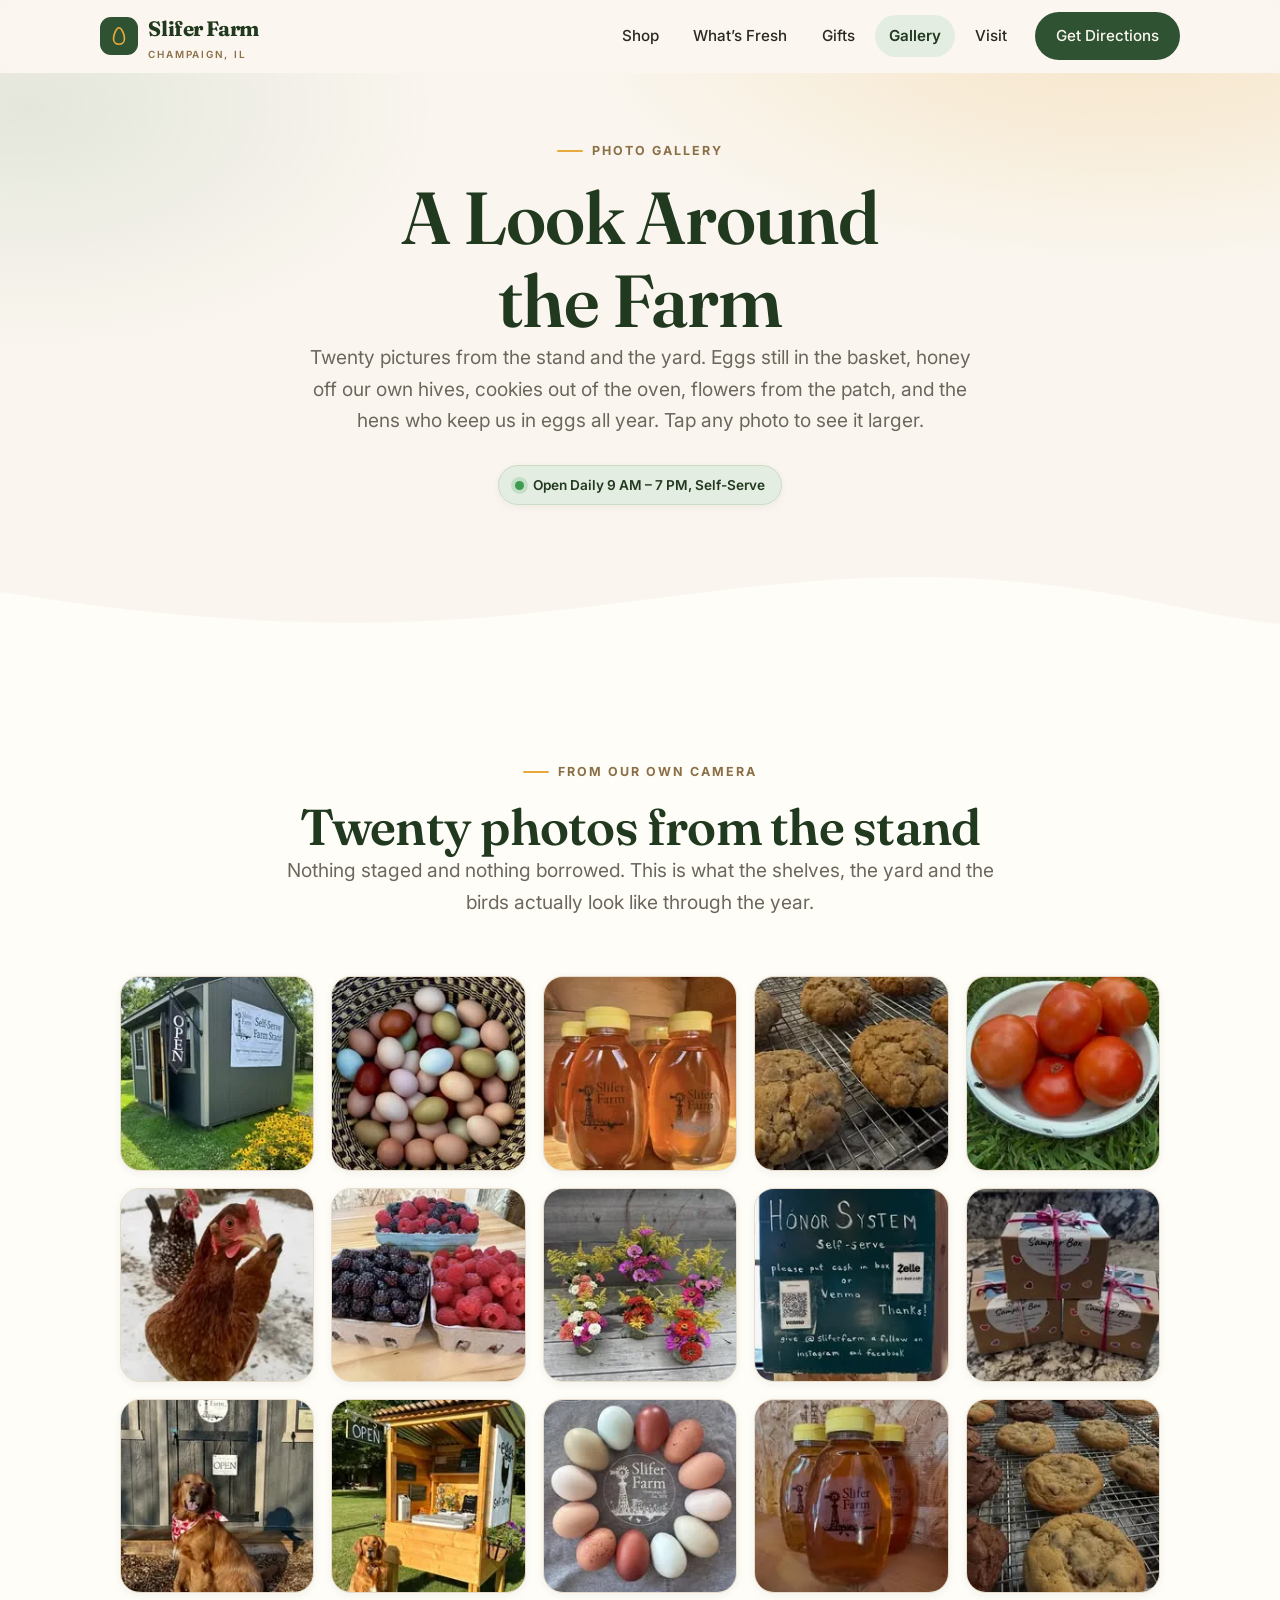
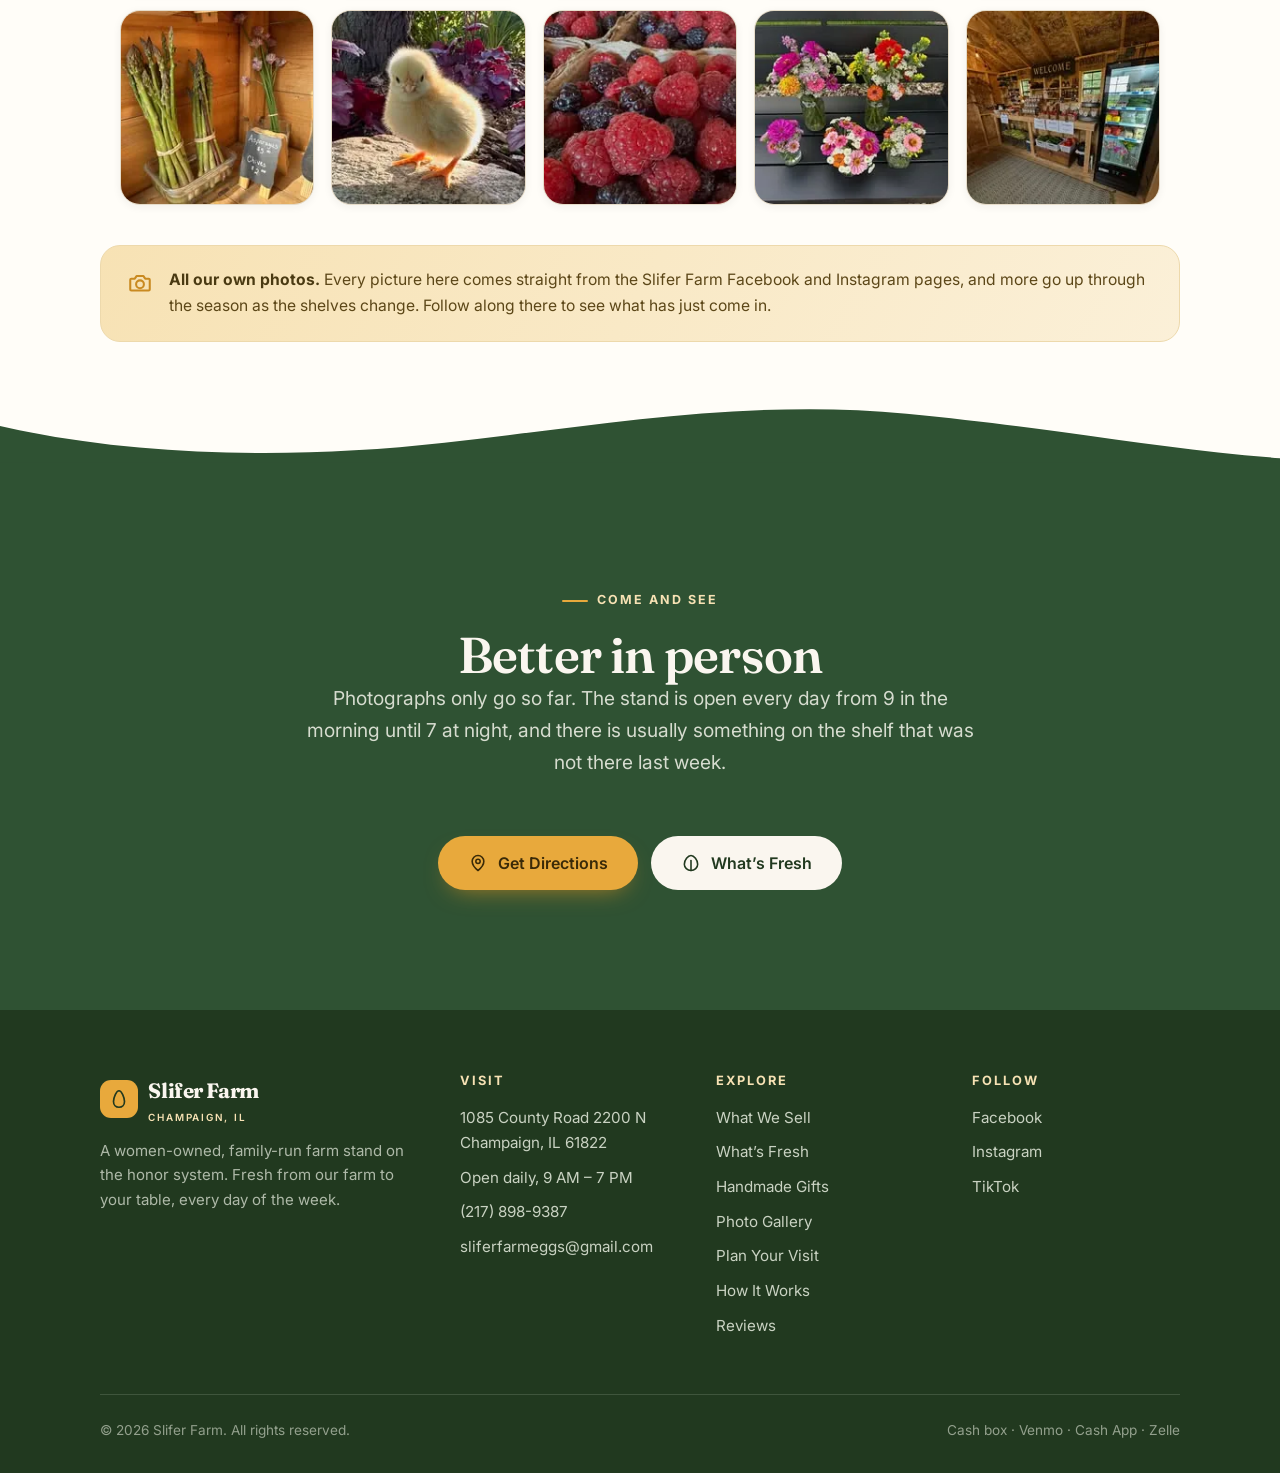
<file: gallery.html>
<!DOCTYPE html>
<html lang="en">
<head>
<meta charset="utf-8">
<meta name="viewport" content="width=device-width, initial-scale=1">
<meta name="theme-color" content="#2F5233">

<title>Photo Gallery | Slifer Farm Stand, Champaign IL</title>
<meta name="description" content="Photos from the Slifer Farm self-serve stand in Champaign, Illinois: fresh eggs, raw honey, cookies, berries, flowers and the hens behind it all.">
<meta name="keywords" content="Slifer Farm photos, farm stand gallery Champaign IL, fresh eggs photos, raw honey Illinois, honor system farm stand">
<meta name="author" content="Slifer Farm">
<meta name="robots" content="index, follow, max-image-preview:large">

<link rel="canonical" href="https://sliferfarm.com/gallery.html">

<!-- Open Graph -->
<meta property="og:type" content="website">
<meta property="og:site_name" content="Slifer Farm">
<meta property="og:title" content="Photo Gallery | Slifer Farm Stand, Champaign IL">
<meta property="og:description" content="A look around the Slifer Farm stand: eggs in the basket, honey from our own hives, cookies out of the oven, flowers in jars and the hens who keep us busy.">
<meta property="og:url" content="https://sliferfarm.com/gallery.html">
<meta property="og:locale" content="en_US">
<meta property="og:image" content="https://sliferfarm.com/assets/og-image.jpg">
<meta property="og:image:width" content="1200">
<meta property="og:image:height" content="630">
<meta property="og:image:alt" content="The Slifer Farm self-serve stand in Champaign, Illinois">

<!-- Twitter / X -->
<meta name="twitter:card" content="summary_large_image">
<meta name="twitter:title" content="Photo Gallery | Slifer Farm Stand, Champaign IL">
<meta name="twitter:description" content="Eggs, raw honey, cookies, berries and flowers from our self-serve stand in Champaign, Illinois. Open daily 9 AM to 7 PM.">
<meta name="twitter:image" content="https://sliferfarm.com/assets/og-image.jpg">

<!-- Geo -->
<meta name="geo.region" content="US-IL">
<meta name="geo.placename" content="Champaign, Illinois">

<!-- Favicon: inline SVG egg-on-cream so there is no extra request.
     Swap for a real farm logo mark when one exists. -->
<link rel="icon" href="data:image/svg+xml,%3Csvg xmlns='http://www.w3.org/2000/svg' viewBox='0 0 64 64'%3E%3Crect width='64' height='64' rx='14' fill='%232F5233'/%3E%3Cellipse cx='32' cy='34' rx='16' ry='20' fill='%23FAF6EF'/%3E%3Ccircle cx='32' cy='34' r='6' fill='%23E8A93C'/%3E%3C/svg%3E">

<!-- Fonts -->
<link rel="preconnect" href="https://fonts.googleapis.com">
<link rel="preconnect" href="https://fonts.gstatic.com" crossorigin>
<link rel="stylesheet" href="https://fonts.googleapis.com/css2?family=Fraunces:opsz,wght@9..144,400;9..144,600;9..144,700&family=Inter:wght@400;500;600;700&display=swap">

<link rel="stylesheet" href="assets/site.css">

<style>
/* ==========================================================================
   GALLERY PAGE - local styles only. Everything else comes from site.css.
   ========================================================================== */

/* Compact page hero: shorter than the homepage hero, extra bottom room
   so the curved divider never crowds the copy. */
.pagehero{
  padding-block:clamp(2.25rem,1.6rem + 2.6vw,3.75rem) clamp(5rem,3.5rem + 6vw,8rem);
  background:
    radial-gradient(900px 420px at 88% -12%, rgba(232,169,60,.24), transparent 62%),
    radial-gradient(680px 400px at 2% 6%, rgba(67,112,74,.12), transparent 60%),
    var(--cream);
}
.pagehero .badge{margin-top:1.75rem}

/* ---------- photo grid ----------
   Source files are only 206x206 px, so tiles are deliberately held small.
   auto-fill at 190px inside a 1040px rail lands on ~195px tiles, and the
   hard cap below keeps them under 260px on any viewport. */
.shots{
  display:grid;
  grid-template-columns:repeat(auto-fill,minmax(190px,1fr));
  gap:clamp(.7rem,.5rem + .7vw,1.1rem);
  max-width:1040px;
  margin-inline:auto;
  justify-items:center;
  list-style:none;
  padding:0;
}
.shot{
  width:100%;
  /* 206px native source - hold tiles near 1:1 so they stay crisp */
  max-width:220px;
  aspect-ratio:1/1;
  position:relative;
  display:block;
  padding:0;
  overflow:hidden;
  cursor:pointer;
  background:var(--cream-deep);
  border:1px solid var(--line);
  border-radius:var(--radius);
  box-shadow:var(--shadow-sm);
  transition:transform .3s var(--ease), box-shadow .3s var(--ease),
             border-color .3s var(--ease);
}
.shot img{
  width:100%;height:100%;
  object-fit:cover;
  transition:transform .45s var(--ease);
}
.shot__zoom{
  position:absolute;inset:auto .55rem .55rem auto;
  width:34px;height:34px;border-radius:50%;
  display:grid;place-items:center;
  background:var(--paper);color:var(--green-dark);
  box-shadow:var(--shadow-sm);
  opacity:0;transform:scale(.8);
  transition:opacity .28s var(--ease), transform .28s var(--ease);
}
.shot__zoom svg{width:17px;height:17px}
.shot:hover,
.shot:focus-visible{
  transform:translateY(-5px);
  box-shadow:var(--shadow-lg);
  border-color:var(--brown-soft);
}
.shot:hover img,
.shot:focus-visible img{transform:scale(1.06)}
.shot:hover .shot__zoom,
.shot:focus-visible .shot__zoom{opacity:1;transform:none}

/* ---------- lightbox ---------- */
.lb{
  position:fixed;inset:0;z-index:200;
  display:grid;place-items:center;
  padding:clamp(1rem,4vw,2.25rem);
  opacity:0;
  transition:opacity .28s var(--ease);
}
.lb[hidden]{display:none}
.lb.is-open{opacity:1}

.lb__scrim{
  position:absolute;inset:0;
  background:rgba(33,57,31,.9);
  -webkit-backdrop-filter:blur(3px);
  backdrop-filter:blur(3px);
  border:0;padding:0;cursor:pointer;
}
.lb__panel{
  position:relative;z-index:1;
  width:min(420px,100%);
  display:grid;gap:.9rem;justify-items:center;
  transform:translateY(12px) scale(.985);
  transition:transform .28s var(--ease);
}
.lb.is-open .lb__panel{transform:none}

.lb__top{width:100%;display:flex;justify-content:flex-end}
.lb__x,
.lb__nav{
  width:44px;height:44px;flex:none;
  border-radius:50%;border:1px solid rgba(247,226,180,.3);
  background:rgba(250,246,239,.1);color:var(--cream);
  display:grid;place-items:center;cursor:pointer;
  transition:background-color .2s var(--ease), color .2s var(--ease),
             transform .2s var(--ease);
}
.lb__x svg,.lb__nav svg{width:20px;height:20px}
.lb__x:hover,.lb__nav:hover{background:var(--cream);color:var(--green-dark);transform:translateY(-2px)}

/* The originals are 206 px square, so the viewer is capped at 420 px.
   The 60vh clamp keeps image, caption and controls on screen together. */
.lb__fig{
  width:min(100%,60vh);
  background:var(--cream);
  border-radius:var(--radius-lg);
  overflow:hidden;
  box-shadow:var(--shadow-lg);
}
.lb__fig img{
  width:100%;height:auto;
  aspect-ratio:1/1;object-fit:cover;
  background:var(--cream-deep);
}
.lb__cap{
  padding:.95rem 1.15rem 1.1rem;
  font-size:.94rem;line-height:1.5;
  color:#4F4B42;text-align:center;
}
.lb__bar{
  width:min(100%,60vh);
  display:flex;align-items:center;justify-content:space-between;gap:1rem;
}
.lb__count{
  font-size:.85rem;font-weight:600;letter-spacing:.1em;
  text-transform:uppercase;color:var(--gold-soft);
}

@media (max-width:480px){
  .lb__panel{gap:.7rem}
  .lb__cap{font-size:.9rem;padding:.8rem 1rem .95rem}
}

/* ---------- closing band ---------- */
.cta__row{display:flex;flex-wrap:wrap;gap:.85rem;justify-content:center}

@media (prefers-reduced-motion:reduce){
  .lb,.lb__panel,.shot,.shot img,.shot__zoom{transition:none}
  .lb__panel{transform:none}
}
</style>
</head>

<body>
<a class="skip" href="#main">Skip to main content</a>

<!-- ============================================================
     NAV
     ============================================================ -->
<header class="nav" id="nav">
  <div class="wrap nav__inner">
    <a class="brand" href="#top" aria-label="Slifer Farm home">
      <span class="brand__mark" aria-hidden="true">
        <svg viewBox="0 0 24 24" fill="none" stroke="currentColor" stroke-width="1.8" stroke-linecap="round" stroke-linejoin="round">
          <path d="M12 21c-3.6 0-6-2.6-6-6.2C6 10.4 9.2 3 12 3s6 7.4 6 11.8C18 18.4 15.6 21 12 21Z"/>
        </svg>
      </span>
      <span>Slifer Farm
        <small>Champaign, IL</small>
      </span>
    </a>

    <button class="nav__toggle" id="navToggle" aria-expanded="false" aria-controls="navLinks" aria-label="Open menu">
      <span aria-hidden="true"></span>
    </button>

    <nav class="nav__links" id="navLinks" aria-label="Primary">
      <a href="index.html#shop">Shop</a>
      <a href="whats-fresh.html">What&rsquo;s Fresh</a>
      <a href="gifts.html">Gifts</a>
      <a href="gallery.html" aria-current="page">Gallery</a>
      <a href="visit.html">Visit</a>
      <a class="nav__cta" href="https://www.google.com/maps/dir/?api=1&amp;destination=1085+County+Road+2200+N%2C+Champaign%2C+IL+61822" target="_blank" rel="noopener">Get Directions</a>
    </nav>
  </div>
</header>

<main id="main">

<!-- ============================================================
     PAGE HERO
     ============================================================ -->
<section class="section pagehero section--cream" id="top">
  <div class="wrap narrow center">
    <div class="reveal">
      <span class="eyebrow">Photo Gallery</span>
      <h1>A Look Around the Farm</h1>
      <p class="lede" style="margin-inline:auto">Twenty pictures from the stand and the yard. Eggs still in the basket, honey off our own hives, cookies out of the oven, flowers from the patch, and the hens who keep us in eggs all year. Tap any photo to see it larger.</p>
      <span class="badge badge--open"><span class="dot" aria-hidden="true"></span> Open Daily 9&nbsp;AM &ndash; 7&nbsp;PM, Self-Serve</span>
    </div>
  </div>

  <div class="divider divider--bottom" aria-hidden="true">
    <svg viewBox="0 0 1440 100" preserveAspectRatio="none"><path d="M0 100V44c180 34 360 50 540 34s360-62 540-52 240 44 360 60v14Z" fill="#FFFDF8"/></svg>
  </div>
</section>

<!-- ============================================================
     PHOTO GRID
     ============================================================ -->
<section class="section section--paper" id="photos">
  <div class="wrap">
    <div class="head center reveal">
      <span class="eyebrow">From Our Own Camera</span>
      <h2>Twenty photos from the stand</h2>
      <p class="lede">Nothing staged and nothing borrowed. This is what the shelves, the yard and the birds actually look like through the year.</p>
    </div>

    <div class="shots" id="shots">

      <button class="shot reveal" type="button" aria-haspopup="dialog" data-full="assets/gallery-01.jpg" data-cap="The stand on a summer morning, open sign out and the black-eyed Susans in bloom.">
        <picture>
          <source srcset="assets/gallery-01.webp" type="image/webp">
          <img src="assets/gallery-01.jpg" alt="The gray self-serve Slifer Farm stand with its OPEN sign, a green lawn and yellow black-eyed Susans in front" width="206" height="206" loading="lazy" decoding="async">
        </picture>
        <span class="shot__zoom" aria-hidden="true"><svg viewBox="0 0 24 24" fill="none" stroke="currentColor" stroke-width="2.2" stroke-linecap="round" stroke-linejoin="round"><circle cx="11" cy="11" r="7"/><path d="m20 20-3.6-3.6M11 8.5v5M8.5 11h5"/></svg></span>
      </button>

      <button class="shot reveal" type="button" style="--delay:55ms" aria-haspopup="dialog" data-full="assets/gallery-02.jpg" data-cap="A basket of eggs in blue, green, brown and cream, just as the hens gave them.">
        <picture>
          <source srcset="assets/gallery-02.webp" type="image/webp">
          <img src="assets/gallery-02.jpg" alt="A woven basket heaped with multicolored blue, green, brown and cream eggs from the Slifer Farm hens" width="206" height="206" loading="lazy" decoding="async">
        </picture>
        <span class="shot__zoom" aria-hidden="true"><svg viewBox="0 0 24 24" fill="none" stroke="currentColor" stroke-width="2.2" stroke-linecap="round" stroke-linejoin="round"><circle cx="11" cy="11" r="7"/><path d="m20 20-3.6-3.6M11 8.5v5M8.5 11h5"/></svg></span>
      </button>

      <button class="shot reveal" type="button" style="--delay:110ms" aria-haspopup="dialog" data-full="assets/gallery-03.jpg" data-cap="Raw honey from our own hives, in the farm's own labeled jars.">
        <picture>
          <source srcset="assets/gallery-03.webp" type="image/webp">
          <img src="assets/gallery-03.jpg" alt="Two glass jars of raw honey carrying Slifer Farm labels" width="206" height="206" loading="lazy" decoding="async">
        </picture>
        <span class="shot__zoom" aria-hidden="true"><svg viewBox="0 0 24 24" fill="none" stroke="currentColor" stroke-width="2.2" stroke-linecap="round" stroke-linejoin="round"><circle cx="11" cy="11" r="7"/><path d="m20 20-3.6-3.6M11 8.5v5M8.5 11h5"/></svg></span>
      </button>

      <button class="shot reveal" type="button" style="--delay:165ms" aria-haspopup="dialog" data-full="assets/gallery-04.jpg" data-cap="Chocolate chip cookies, still warm from the oven.">
        <picture>
          <source srcset="assets/gallery-04.webp" type="image/webp">
          <img src="assets/gallery-04.jpg" alt="A close-up of fresh chocolate chip cookies resting on a cooling rack" width="206" height="206" loading="lazy" decoding="async">
        </picture>
        <span class="shot__zoom" aria-hidden="true"><svg viewBox="0 0 24 24" fill="none" stroke="currentColor" stroke-width="2.2" stroke-linecap="round" stroke-linejoin="round"><circle cx="11" cy="11" r="7"/><path d="m20 20-3.6-3.6M11 8.5v5M8.5 11h5"/></svg></span>
      </button>

      <button class="shot reveal" type="button" style="--delay:220ms" aria-haspopup="dialog" data-full="assets/gallery-05.jpg" data-cap="Tomatoes picked ripe and tipped into the old enamel bowl.">
        <picture>
          <source srcset="assets/gallery-05.webp" type="image/webp">
          <img src="assets/gallery-05.jpg" alt="Ripe red tomatoes gathered in a white enamel bowl at Slifer Farm" width="206" height="206" loading="lazy" decoding="async">
        </picture>
        <span class="shot__zoom" aria-hidden="true"><svg viewBox="0 0 24 24" fill="none" stroke="currentColor" stroke-width="2.2" stroke-linecap="round" stroke-linejoin="round"><circle cx="11" cy="11" r="7"/><path d="m20 20-3.6-3.6M11 8.5v5M8.5 11h5"/></svg></span>
      </button>

      <button class="shot reveal" type="button" aria-haspopup="dialog" data-full="assets/gallery-06.jpg" data-cap="One of the girls out in the snow. The eggs carry on through winter.">
        <picture>
          <source srcset="assets/gallery-06.webp" type="image/webp">
          <img src="assets/gallery-06.jpg" alt="A red-brown Slifer Farm hen standing in fresh snow" width="206" height="206" loading="lazy" decoding="async">
        </picture>
        <span class="shot__zoom" aria-hidden="true"><svg viewBox="0 0 24 24" fill="none" stroke="currentColor" stroke-width="2.2" stroke-linecap="round" stroke-linejoin="round"><circle cx="11" cy="11" r="7"/><path d="m20 20-3.6-3.6M11 8.5v5M8.5 11h5"/></svg></span>
      </button>

      <button class="shot reveal" type="button" style="--delay:55ms" aria-haspopup="dialog" data-full="assets/gallery-07.jpg" data-cap="Raspberries and blackberries in cartons, ready on the shelf.">
        <picture>
          <source srcset="assets/gallery-07.webp" type="image/webp">
          <img src="assets/gallery-07.jpg" alt="Cartons of raspberries and blackberries lined up on a wooden shelf at the Slifer Farm stand" width="206" height="206" loading="lazy" decoding="async">
        </picture>
        <span class="shot__zoom" aria-hidden="true"><svg viewBox="0 0 24 24" fill="none" stroke="currentColor" stroke-width="2.2" stroke-linecap="round" stroke-linejoin="round"><circle cx="11" cy="11" r="7"/><path d="m20 20-3.6-3.6M11 8.5v5M8.5 11h5"/></svg></span>
      </button>

      <button class="shot reveal" type="button" style="--delay:110ms" aria-haspopup="dialog" data-full="assets/gallery-08.jpg" data-cap="Zinnia bouquets set in jars on the stand counter.">
        <picture>
          <source srcset="assets/gallery-08.webp" type="image/webp">
          <img src="assets/gallery-08.jpg" alt="Bright zinnia bouquets standing in jars on the Slifer Farm stand counter" width="206" height="206" loading="lazy" decoding="async">
        </picture>
        <span class="shot__zoom" aria-hidden="true"><svg viewBox="0 0 24 24" fill="none" stroke="currentColor" stroke-width="2.2" stroke-linecap="round" stroke-linejoin="round"><circle cx="11" cy="11" r="7"/><path d="m20 20-3.6-3.6M11 8.5v5M8.5 11h5"/></svg></span>
      </button>

      <button class="shot reveal" type="button" style="--delay:165ms" aria-haspopup="dialog" data-full="assets/gallery-09.jpg" data-cap="The honor system, written out on the chalkboard, with the Zelle code alongside.">
        <picture>
          <source srcset="assets/gallery-09.webp" type="image/webp">
          <img src="assets/gallery-09.jpg" alt="A hand-lettered chalkboard honor system self-serve sign at Slifer Farm with a Zelle QR code" width="206" height="206" loading="lazy" decoding="async">
        </picture>
        <span class="shot__zoom" aria-hidden="true"><svg viewBox="0 0 24 24" fill="none" stroke="currentColor" stroke-width="2.2" stroke-linecap="round" stroke-linejoin="round"><circle cx="11" cy="11" r="7"/><path d="m20 20-3.6-3.6M11 8.5v5M8.5 11h5"/></svg></span>
      </button>

      <button class="shot reveal" type="button" style="--delay:220ms" aria-haspopup="dialog" data-full="assets/gallery-10.jpg" data-cap="Sampler boxes tied with ribbon, made up for gifts.">
        <picture>
          <source srcset="assets/gallery-10.webp" type="image/webp">
          <img src="assets/gallery-10.jpg" alt="Kraft paper sampler gift boxes tied with pink ribbon at Slifer Farm" width="206" height="206" loading="lazy" decoding="async">
        </picture>
        <span class="shot__zoom" aria-hidden="true"><svg viewBox="0 0 24 24" fill="none" stroke="currentColor" stroke-width="2.2" stroke-linecap="round" stroke-linejoin="round"><circle cx="11" cy="11" r="7"/><path d="m20 20-3.6-3.6M11 8.5v5M8.5 11h5"/></svg></span>
      </button>

      <button class="shot reveal" type="button" aria-haspopup="dialog" data-full="assets/gallery-11.jpg" data-cap="A golden retriever keeping watch at the stand door.">
        <picture>
          <source srcset="assets/gallery-11.webp" type="image/webp">
          <img src="assets/gallery-11.jpg" alt="A golden retriever in a bandana sitting at the open door of the Slifer Farm stand" width="206" height="206" loading="lazy" decoding="async">
        </picture>
        <span class="shot__zoom" aria-hidden="true"><svg viewBox="0 0 24 24" fill="none" stroke="currentColor" stroke-width="2.2" stroke-linecap="round" stroke-linejoin="round"><circle cx="11" cy="11" r="7"/><path d="m20 20-3.6-3.6M11 8.5v5M8.5 11h5"/></svg></span>
      </button>

      <button class="shot reveal" type="button" style="--delay:55ms" aria-haspopup="dialog" data-full="assets/gallery-12.jpg" data-cap="The wooden stand with the OPEN flag flying and a golden retriever alongside.">
        <picture>
          <source srcset="assets/gallery-12.webp" type="image/webp">
          <img src="assets/gallery-12.jpg" alt="The wooden Slifer Farm self-serve stand with an OPEN flag flying and a golden retriever beside it" width="206" height="206" loading="lazy" decoding="async">
        </picture>
        <span class="shot__zoom" aria-hidden="true"><svg viewBox="0 0 24 24" fill="none" stroke="currentColor" stroke-width="2.2" stroke-linecap="round" stroke-linejoin="round"><circle cx="11" cy="11" r="7"/><path d="m20 20-3.6-3.6M11 8.5v5M8.5 11h5"/></svg></span>
      </button>

      <button class="shot reveal" type="button" style="--delay:110ms" aria-haspopup="dialog" data-full="assets/gallery-13.jpg" data-cap="Eggs laid out in a ring, every color the hens give us.">
        <picture>
          <source srcset="assets/gallery-13.webp" type="image/webp">
          <img src="assets/gallery-13.jpg" alt="Multicolored eggs arranged in a ring around the Slifer Farm logo" width="206" height="206" loading="lazy" decoding="async">
        </picture>
        <span class="shot__zoom" aria-hidden="true"><svg viewBox="0 0 24 24" fill="none" stroke="currentColor" stroke-width="2.2" stroke-linecap="round" stroke-linejoin="round"><circle cx="11" cy="11" r="7"/><path d="m20 20-3.6-3.6M11 8.5v5M8.5 11h5"/></svg></span>
      </button>

      <button class="shot reveal" type="button" style="--delay:165ms" aria-haspopup="dialog" data-full="assets/gallery-14.jpg" data-cap="Three jars of honey, amber right the way through.">
        <picture>
          <source srcset="assets/gallery-14.webp" type="image/webp">
          <img src="assets/gallery-14.jpg" alt="Three Slifer Farm honey jars glowing amber under yellow lids" width="206" height="206" loading="lazy" decoding="async">
        </picture>
        <span class="shot__zoom" aria-hidden="true"><svg viewBox="0 0 24 24" fill="none" stroke="currentColor" stroke-width="2.2" stroke-linecap="round" stroke-linejoin="round"><circle cx="11" cy="11" r="7"/><path d="m20 20-3.6-3.6M11 8.5v5M8.5 11h5"/></svg></span>
      </button>

      <button class="shot reveal" type="button" style="--delay:220ms" aria-haspopup="dialog" data-full="assets/gallery-15.jpg" data-cap="Cookies cooling on the wire rack.">
        <picture>
          <source srcset="assets/gallery-15.webp" type="image/webp">
          <img src="assets/gallery-15.jpg" alt="Warm chocolate chip cookies cooling on a wire rack at Slifer Farm" width="206" height="206" loading="lazy" decoding="async">
        </picture>
        <span class="shot__zoom" aria-hidden="true"><svg viewBox="0 0 24 24" fill="none" stroke="currentColor" stroke-width="2.2" stroke-linecap="round" stroke-linejoin="round"><circle cx="11" cy="11" r="7"/><path d="m20 20-3.6-3.6M11 8.5v5M8.5 11h5"/></svg></span>
      </button>

      <button class="shot reveal" type="button" aria-haspopup="dialog" data-full="assets/gallery-16.jpg" data-cap="Asparagus standing in bundles with the price up on the board.">
        <picture>
          <source srcset="assets/gallery-16.webp" type="image/webp">
          <img src="assets/gallery-16.jpg" alt="Standing bundles of fresh asparagus beside a chalkboard price sign at the Slifer Farm stand" width="206" height="206" loading="lazy" decoding="async">
        </picture>
        <span class="shot__zoom" aria-hidden="true"><svg viewBox="0 0 24 24" fill="none" stroke="currentColor" stroke-width="2.2" stroke-linecap="round" stroke-linejoin="round"><circle cx="11" cy="11" r="7"/><path d="m20 20-3.6-3.6M11 8.5v5M8.5 11h5"/></svg></span>
      </button>

      <button class="shot reveal" type="button" style="--delay:55ms" aria-haspopup="dialog" data-full="assets/gallery-17.jpg" data-cap="A chick finding its feet beside the purple foliage.">
        <picture>
          <source srcset="assets/gallery-17.webp" type="image/webp">
          <img src="assets/gallery-17.jpg" alt="A fluffy yellow chick standing on stone beside purple foliage at Slifer Farm" width="206" height="206" loading="lazy" decoding="async">
        </picture>
        <span class="shot__zoom" aria-hidden="true"><svg viewBox="0 0 24 24" fill="none" stroke="currentColor" stroke-width="2.2" stroke-linecap="round" stroke-linejoin="round"><circle cx="11" cy="11" r="7"/><path d="m20 20-3.6-3.6M11 8.5v5M8.5 11h5"/></svg></span>
      </button>

      <button class="shot reveal" type="button" style="--delay:110ms" aria-haspopup="dialog" data-full="assets/gallery-18.jpg" data-cap="A basket of ripe raspberries and blackberries.">
        <picture>
          <source srcset="assets/gallery-18.webp" type="image/webp">
          <img src="assets/gallery-18.jpg" alt="A basket of ripe raspberries and blackberries picked at Slifer Farm" width="206" height="206" loading="lazy" decoding="async">
        </picture>
        <span class="shot__zoom" aria-hidden="true"><svg viewBox="0 0 24 24" fill="none" stroke="currentColor" stroke-width="2.2" stroke-linecap="round" stroke-linejoin="round"><circle cx="11" cy="11" r="7"/><path d="m20 20-3.6-3.6M11 8.5v5M8.5 11h5"/></svg></span>
      </button>

      <button class="shot reveal" type="button" style="--delay:165ms" aria-haspopup="dialog" data-full="assets/gallery-19.jpg" data-cap="Zinnias and wildflowers in mason jars, lined up along the shelf.">
        <picture>
          <source srcset="assets/gallery-19.webp" type="image/webp">
          <img src="assets/gallery-19.jpg" alt="Bright zinnia and wildflower bouquets in mason jars on the Slifer Farm stand shelf" width="206" height="206" loading="lazy" decoding="async">
        </picture>
        <span class="shot__zoom" aria-hidden="true"><svg viewBox="0 0 24 24" fill="none" stroke="currentColor" stroke-width="2.2" stroke-linecap="round" stroke-linejoin="round"><circle cx="11" cy="11" r="7"/><path d="m20 20-3.6-3.6M11 8.5v5M8.5 11h5"/></svg></span>
      </button>

      <button class="shot reveal" type="button" style="--delay:220ms" aria-haspopup="dialog" data-full="assets/gallery-20.jpg" data-cap="Inside the stand: the welcome sign, the kiosk, and everything on the honor system.">
        <picture>
          <source srcset="assets/gallery-20.webp" type="image/webp">
          <img src="assets/gallery-20.jpg" alt="Inside the Slifer Farm stand, a welcome sign above the self-checkout kiosk" width="206" height="206" loading="lazy" decoding="async">
        </picture>
        <span class="shot__zoom" aria-hidden="true"><svg viewBox="0 0 24 24" fill="none" stroke="currentColor" stroke-width="2.2" stroke-linecap="round" stroke-linejoin="round"><circle cx="11" cy="11" r="7"/><path d="m20 20-3.6-3.6M11 8.5v5M8.5 11h5"/></svg></span>
      </button>

    </div>

    <div class="note reveal">
      <svg viewBox="0 0 24 24" fill="none" stroke="currentColor" stroke-width="1.9" stroke-linecap="round" stroke-linejoin="round" aria-hidden="true">
        <path d="M4 8h3.2l1.6-2.4h6.4L16.8 8H20a1 1 0 0 1 1 1v9a1 1 0 0 1-1 1H4a1 1 0 0 1-1-1V9a1 1 0 0 1 1-1Z"/>
        <circle cx="12" cy="13.2" r="3.6"/>
      </svg>
      <p><strong>All our own photos.</strong> Every picture here comes straight from the Slifer Farm Facebook and Instagram pages, and more go up through the season as the shelves change. Follow along there to see what has just come in.</p>
    </div>
  </div>

  <div class="divider divider--bottom" aria-hidden="true">
    <svg viewBox="0 0 1440 100" preserveAspectRatio="none"><path d="M0 100V52c150 40 330 44 500 22s340-58 520-38 280 46 420 58v6Z" fill="#2F5233"/></svg>
  </div>
</section>

<!-- ============================================================
     CLOSING BAND
     ============================================================ -->
<section class="section section--green">
  <div class="wrap narrow center">
    <div class="head center reveal">
      <span class="eyebrow">Come and See</span>
      <h2>Better in person</h2>
      <p class="lede">Photographs only go so far. The stand is open every day from 9 in the morning until 7 at night, and there is usually something on the shelf that was not there last week.</p>
    </div>

    <div class="cta__row reveal" style="--delay:90ms">
      <a class="btn btn--gold" href="https://www.google.com/maps/dir/?api=1&amp;destination=1085+County+Road+2200+N%2C+Champaign%2C+IL+61822" target="_blank" rel="noopener">
        <svg viewBox="0 0 24 24" fill="none" stroke="currentColor" stroke-width="1.9" stroke-linecap="round" stroke-linejoin="round" aria-hidden="true"><path d="M12 21s7-5.4 7-11a7 7 0 1 0-14 0c0 5.6 7 11 7 11Z"/><circle cx="12" cy="10" r="2.6"/></svg>
        Get Directions
      </a>
      <a class="btn btn--onDark" href="whats-fresh.html">
        <svg viewBox="0 0 24 24" fill="none" stroke="currentColor" stroke-width="1.9" stroke-linecap="round" stroke-linejoin="round" aria-hidden="true"><path d="M12 21c-4.4 0-8-3.3-8-7.6C4 8.6 8.4 3 12 3s8 5.6 8 10.4C20 17.7 16.4 21 12 21Z"/><path d="M12 21V9"/></svg>
        What&rsquo;s Fresh
      </a>
    </div>
  </div>
</section>

</main>

<!-- ============================================================
     LIGHTBOX
     ============================================================ -->
<div class="lb" id="lightbox" role="dialog" aria-modal="true" aria-label="Photo viewer" hidden>
  <button class="lb__scrim" type="button" tabindex="-1" aria-hidden="true" data-close></button>

  <div class="lb__panel">
    <div class="lb__top">
      <button class="lb__x" type="button" data-close aria-label="Close photo viewer">
        <svg viewBox="0 0 24 24" fill="none" stroke="currentColor" stroke-width="2.2" stroke-linecap="round" stroke-linejoin="round" aria-hidden="true"><path d="M6 6l12 12M18 6 6 18"/></svg>
      </button>
    </div>

    <figure class="lb__fig">
      <!-- Seeded with photo 1 so the element is never an empty src (which
           browsers resolve back to this page). show() overwrites both the
           srcset and the src/alt the moment the viewer opens. -->
      <picture>
        <source id="lbWebp" srcset="assets/gallery-01.webp" type="image/webp">
        <img id="lbImg" src="assets/gallery-01.jpg" alt="The gray self-serve Slifer Farm stand with its OPEN sign, a green lawn and yellow black-eyed Susans in front" width="206" height="206" loading="lazy" decoding="async">
      </picture>
      <figcaption class="lb__cap" id="lbCap" aria-live="polite"></figcaption>
    </figure>

    <div class="lb__bar">
      <button class="lb__nav" type="button" data-dir="-1" aria-label="Previous photo">
        <svg viewBox="0 0 24 24" fill="none" stroke="currentColor" stroke-width="2.2" stroke-linecap="round" stroke-linejoin="round" aria-hidden="true"><path d="M15 5 8 12l7 7"/></svg>
      </button>
      <p class="lb__count" id="lbCount"></p>
      <button class="lb__nav" type="button" data-dir="1" aria-label="Next photo">
        <svg viewBox="0 0 24 24" fill="none" stroke="currentColor" stroke-width="2.2" stroke-linecap="round" stroke-linejoin="round" aria-hidden="true"><path d="m9 5 7 7-7 7"/></svg>
      </button>
    </div>
  </div>
</div>

<!-- ============================================================
     FOOTER
     ============================================================ -->
<footer class="footer" id="contact">
  <div class="wrap">
    <div class="footer__grid">

      <div>
        <a class="brand" href="#top" aria-label="Slifer Farm home">
          <span class="brand__mark" aria-hidden="true">
            <svg viewBox="0 0 24 24" fill="none" stroke="currentColor" stroke-width="1.8" stroke-linecap="round" stroke-linejoin="round">
              <path d="M12 21c-3.6 0-6-2.6-6-6.2C6 10.4 9.2 3 12 3s6 7.4 6 11.8C18 18.4 15.6 21 12 21Z"/>
            </svg>
          </span>
          <span>Slifer Farm<small>Champaign, IL</small></span>
        </a>
        <p>A women-owned, family-run farm stand on the honor system. Fresh from our farm to your table, every day of the week.</p>
      </div>

      <div>
        <h3>Visit</h3>
        <ul>
          <li><a href="https://www.google.com/maps/search/?api=1&amp;query=1085+County+Road+2200+N%2C+Champaign%2C+IL+61822" target="_blank" rel="noopener">1085 County Road 2200 N<br>Champaign, IL 61822</a></li>
          <li>Open daily, 9 AM &ndash; 7 PM</li>
          <li><a href="tel:+12178989387">(217) 898-9387</a></li>
          <li><a href="mailto:sliferfarmeggs@gmail.com">sliferfarmeggs@gmail.com</a></li>
        </ul>
      </div>

      <div>
        <h3>Explore</h3>
        <ul>
          <li><a href="index.html#shop">What We Sell</a></li>
          <li><a href="whats-fresh.html">What&rsquo;s Fresh</a></li>
          <li><a href="gifts.html">Handmade Gifts</a></li>
          <li><a href="gallery.html">Photo Gallery</a></li>
          <li><a href="visit.html">Plan Your Visit</a></li>
          <li><a href="index.html#honor">How It Works</a></li>
          <li><a href="index.html#reviews">Reviews</a></li>
        </ul>
      </div>

      <div>
        <h3>Follow</h3>
        <ul>
          <li><a href="https://www.facebook.com/SliferFarm" target="_blank" rel="noopener">Facebook</a></li>
          <li><a href="https://www.instagram.com/sliferfarm" target="_blank" rel="noopener">Instagram</a></li>
          <li><a href="https://www.tiktok.com/@sliferfarm5554" target="_blank" rel="noopener">TikTok</a></li>
        </ul>
      </div>

    </div>

    <div class="footer__bar">
      <span>&copy; <span id="year">2026</span> Slifer Farm. All rights reserved.</span>
      <span>Cash box &middot; Venmo &middot; Cash App &middot; Zelle</span>
    </div>
  </div>
</footer>

<button class="totop" id="toTop" type="button" aria-label="Back to top">
  <svg viewBox="0 0 24 24" fill="none" stroke="currentColor" stroke-width="2.2" stroke-linecap="round" stroke-linejoin="round" aria-hidden="true"><path d="M12 19V5M5 12l7-7 7 7"/></svg>
</button>

<!-- ============================================================
     STRUCTURED DATA
     ============================================================ -->
<script type="application/ld+json">
{"@context":"https://schema.org","@type":"BreadcrumbList","itemListElement":[
 {"@type":"ListItem","position":1,"name":"Home","item":"https://sliferfarm.com/"},
 {"@type":"ListItem","position":2,"name":"Photo Gallery","item":"https://sliferfarm.com/gallery.html"}]}
</script>

<script type="application/ld+json">
{
  "@context": "https://schema.org",
  "@type": "ImageGallery",
  "name": "Slifer Farm Photo Gallery",
  "url": "https://sliferfarm.com/gallery.html",
  "description": "Photographs of the Slifer Farm self-serve honor-system stand in Champaign, Illinois.",
  "about": { "@type": "GroceryStore", "@id": "https://sliferfarm.com/#business", "name": "Slifer Farm" },
  "image": [
    { "@type": "ImageObject", "contentUrl": "https://sliferfarm.com/assets/gallery-01.jpg", "caption": "The gray self-serve Slifer Farm stand with its OPEN sign and black-eyed Susans" },
    { "@type": "ImageObject", "contentUrl": "https://sliferfarm.com/assets/gallery-02.jpg", "caption": "A basket heaped with multicolored eggs from the Slifer Farm hens" },
    { "@type": "ImageObject", "contentUrl": "https://sliferfarm.com/assets/gallery-03.jpg", "caption": "Two glass jars of raw honey with Slifer Farm labels" },
    { "@type": "ImageObject", "contentUrl": "https://sliferfarm.com/assets/gallery-04.jpg", "caption": "Fresh chocolate chip cookies on a cooling rack" },
    { "@type": "ImageObject", "contentUrl": "https://sliferfarm.com/assets/gallery-05.jpg", "caption": "Ripe red tomatoes in a white enamel bowl" },
    { "@type": "ImageObject", "contentUrl": "https://sliferfarm.com/assets/gallery-06.jpg", "caption": "A red-brown Slifer Farm hen standing in fresh snow" },
    { "@type": "ImageObject", "contentUrl": "https://sliferfarm.com/assets/gallery-07.jpg", "caption": "Cartons of raspberries and blackberries on a wooden shelf" },
    { "@type": "ImageObject", "contentUrl": "https://sliferfarm.com/assets/gallery-08.jpg", "caption": "Zinnia bouquets in jars on the stand counter" },
    { "@type": "ImageObject", "contentUrl": "https://sliferfarm.com/assets/gallery-09.jpg", "caption": "The hand-lettered honor system chalkboard with a Zelle code" },
    { "@type": "ImageObject", "contentUrl": "https://sliferfarm.com/assets/gallery-10.jpg", "caption": "Kraft sampler gift boxes tied with pink ribbon" },
    { "@type": "ImageObject", "contentUrl": "https://sliferfarm.com/assets/gallery-11.jpg", "caption": "A golden retriever at the open door of the Slifer Farm stand" },
    { "@type": "ImageObject", "contentUrl": "https://sliferfarm.com/assets/gallery-12.jpg", "caption": "The wooden self-serve stand with the OPEN flag flying" },
    { "@type": "ImageObject", "contentUrl": "https://sliferfarm.com/assets/gallery-13.jpg", "caption": "Multicolored eggs arranged in a ring around the Slifer Farm logo" },
    { "@type": "ImageObject", "contentUrl": "https://sliferfarm.com/assets/gallery-14.jpg", "caption": "Three Slifer Farm honey jars glowing amber" },
    { "@type": "ImageObject", "contentUrl": "https://sliferfarm.com/assets/gallery-15.jpg", "caption": "Warm chocolate chip cookies cooling on a wire rack" },
    { "@type": "ImageObject", "contentUrl": "https://sliferfarm.com/assets/gallery-16.jpg", "caption": "Bundles of fresh asparagus with a chalkboard price sign" },
    { "@type": "ImageObject", "contentUrl": "https://sliferfarm.com/assets/gallery-17.jpg", "caption": "A yellow chick beside purple foliage at Slifer Farm" },
    { "@type": "ImageObject", "contentUrl": "https://sliferfarm.com/assets/gallery-18.jpg", "caption": "A basket of ripe raspberries and blackberries" },
    { "@type": "ImageObject", "contentUrl": "https://sliferfarm.com/assets/gallery-19.jpg", "caption": "Zinnia and wildflower bouquets in mason jars on the stand shelf" },
    { "@type": "ImageObject", "contentUrl": "https://sliferfarm.com/assets/gallery-20.jpg", "caption": "Inside the Slifer Farm stand with the welcome sign and self-checkout kiosk" }
  ]
}
</script>

<script src="assets/site.js" defer></script>

<!-- ============================================================
     LIGHTBOX BEHAVIOUR - page-local, no libraries.
     ============================================================ -->
<script>
(function () {
  "use strict";

  var grid = document.getElementById("shots");
  var lb   = document.getElementById("lightbox");
  if (!grid || !lb) return;

  var tiles  = Array.prototype.slice.call(grid.querySelectorAll(".shot"));
  if (!tiles.length) return;

  var img    = document.getElementById("lbImg");
  var webp   = document.getElementById("lbWebp");
  var cap    = document.getElementById("lbCap");
  var count  = document.getElementById("lbCount");
  var btnX   = lb.querySelector(".lb__x");
  var btnPrev= lb.querySelector('.lb__nav[data-dir="-1"]');
  var btnNext= lb.querySelector('.lb__nav[data-dir="1"]');
  var focusables = [btnX, btnPrev, btnNext];

  var reduce = window.matchMedia("(prefers-reduced-motion: reduce)");
  var index = 0;
  var lastFocus = null;
  var closeTimer = null;

  function isReduced() {
    return reduce.matches;
  }

  /* ---------- show one photo ---------- */
  function show(i) {
    index = (i % tiles.length + tiles.length) % tiles.length;

    var tile  = tiles[index];
    var jpg   = tile.getAttribute("data-full");
    var thumb = tile.querySelector("img");

    webp.srcset = jpg.replace(/\.jpg$/i, ".webp");
    img.src     = jpg;
    img.alt     = thumb ? thumb.getAttribute("alt") || "" : "";
    cap.textContent   = tile.getAttribute("data-cap") || "";
    count.textContent = (index + 1) + " of " + tiles.length;
  }

  /* ---------- open ---------- */
  function open(i) {
    if (closeTimer) { clearTimeout(closeTimer); closeTimer = null; }

    lastFocus = document.activeElement;
    show(i);

    lb.hidden = false;

    var bar = window.innerWidth - document.documentElement.clientWidth;
    if (bar > 0) document.body.style.paddingRight = bar + "px";
    document.body.style.overflow = "hidden";

    if (isReduced()) {
      lb.classList.add("is-open");
    } else {
      window.requestAnimationFrame(function () { lb.classList.add("is-open"); });
    }

    btnX.focus();
    document.addEventListener("keydown", onKey, true);
  }

  /* ---------- close ---------- */
  function close() {
    if (lb.hidden) return;

    document.removeEventListener("keydown", onKey, true);
    lb.classList.remove("is-open");
    document.body.style.overflow = "";
    document.body.style.paddingRight = "";

    var finish = function () { lb.hidden = true; closeTimer = null; };
    if (isReduced()) finish();
    else closeTimer = window.setTimeout(finish, 300);

    if (lastFocus && typeof lastFocus.focus === "function") lastFocus.focus();
    lastFocus = null;
  }

  /* ---------- keyboard: escape, arrows, focus trap ---------- */
  function onKey(e) {
    if (lb.hidden) return;

    if (e.key === "Escape" || e.key === "Esc") {
      e.preventDefault();
      e.stopPropagation();
      close();
      return;
    }
    if (e.key === "ArrowLeft") { e.preventDefault(); show(index - 1); return; }
    if (e.key === "ArrowRight") { e.preventDefault(); show(index + 1); return; }

    if (e.key === "Tab") {
      e.preventDefault();
      var at = focusables.indexOf(document.activeElement);
      var to;
      if (e.shiftKey) to = at <= 0 ? focusables.length - 1 : at - 1;
      else            to = (at < 0 || at === focusables.length - 1) ? 0 : at + 1;
      focusables[to].focus();
    }
  }

  /* ---------- wiring ---------- */
  grid.addEventListener("click", function (e) {
    var tile = e.target.closest(".shot");
    if (!tile) return;
    var i = tiles.indexOf(tile);
    if (i > -1) open(i);
  });

  lb.addEventListener("click", function (e) {
    if (e.target.closest("[data-close]")) { close(); return; }
    var nav = e.target.closest(".lb__nav");
    if (nav) show(index + Number(nav.getAttribute("data-dir")));
  });
})();
</script>

</body>
</html>
</file>
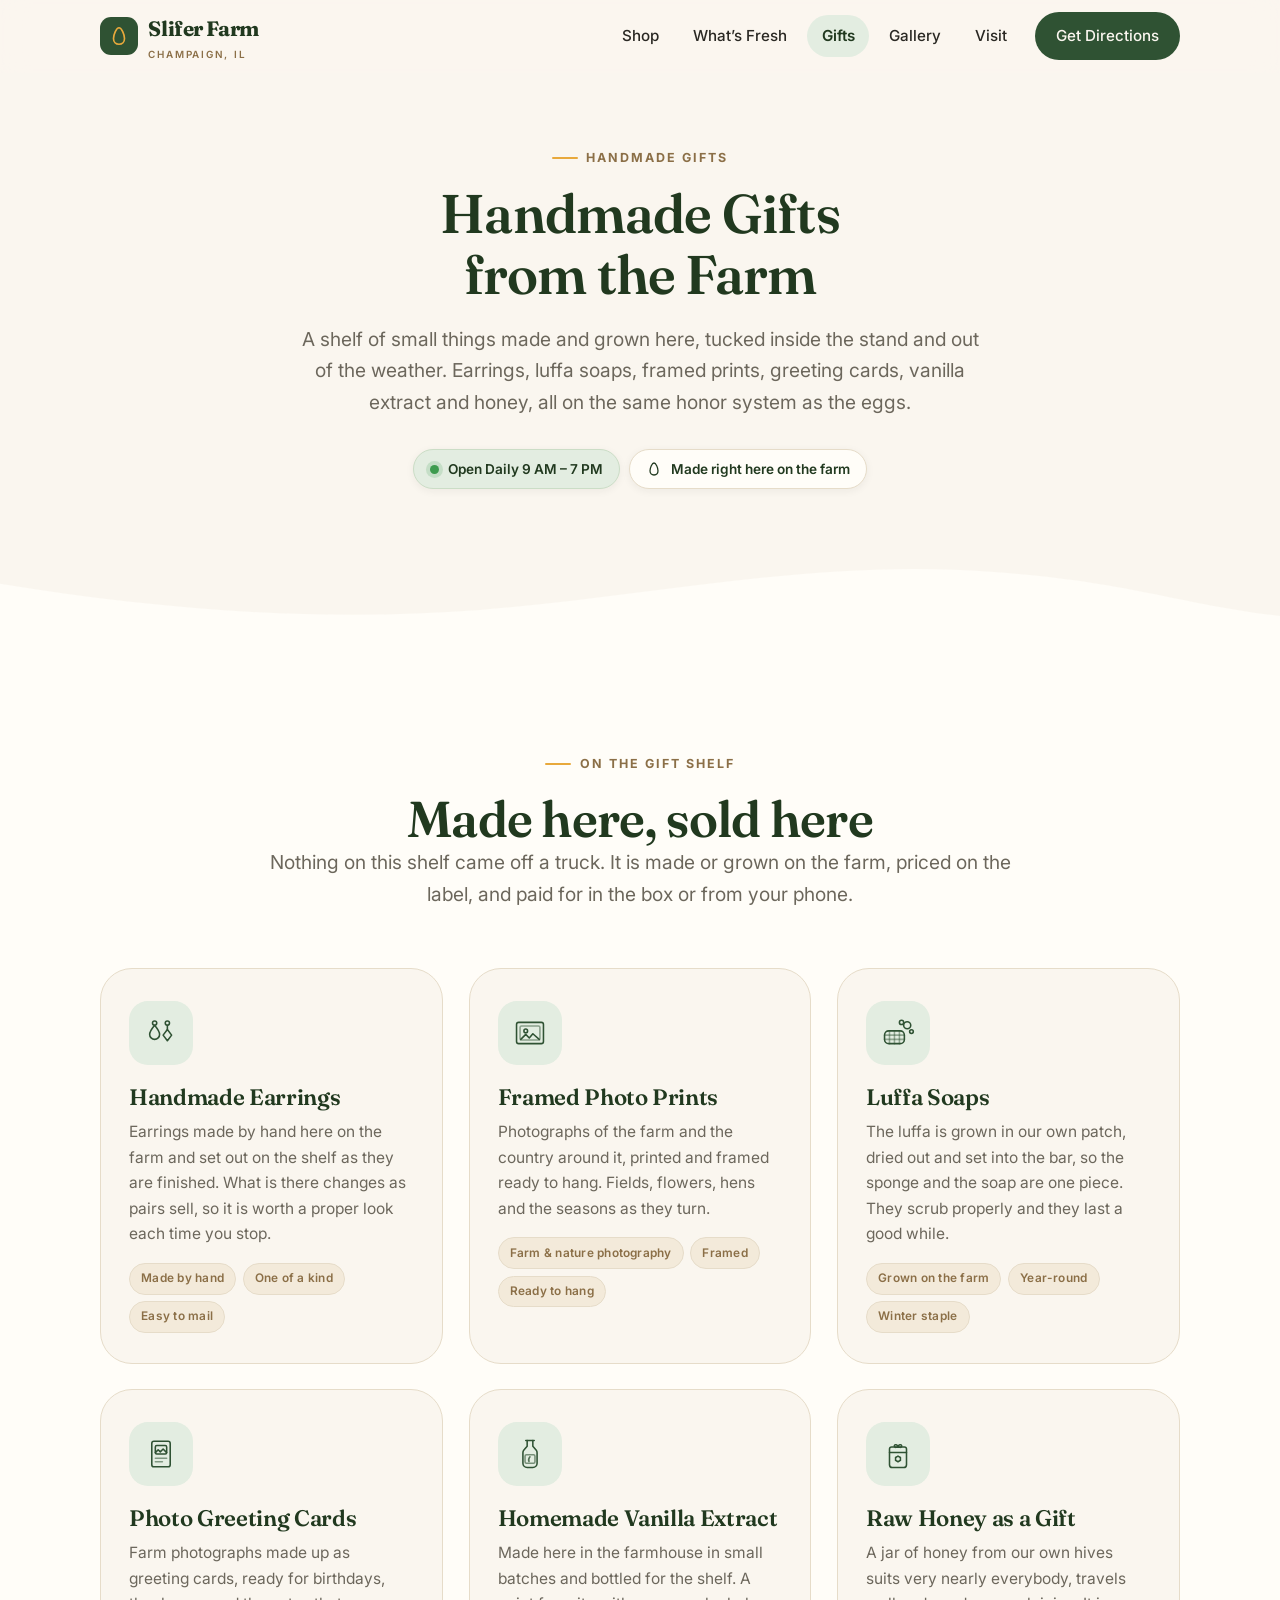
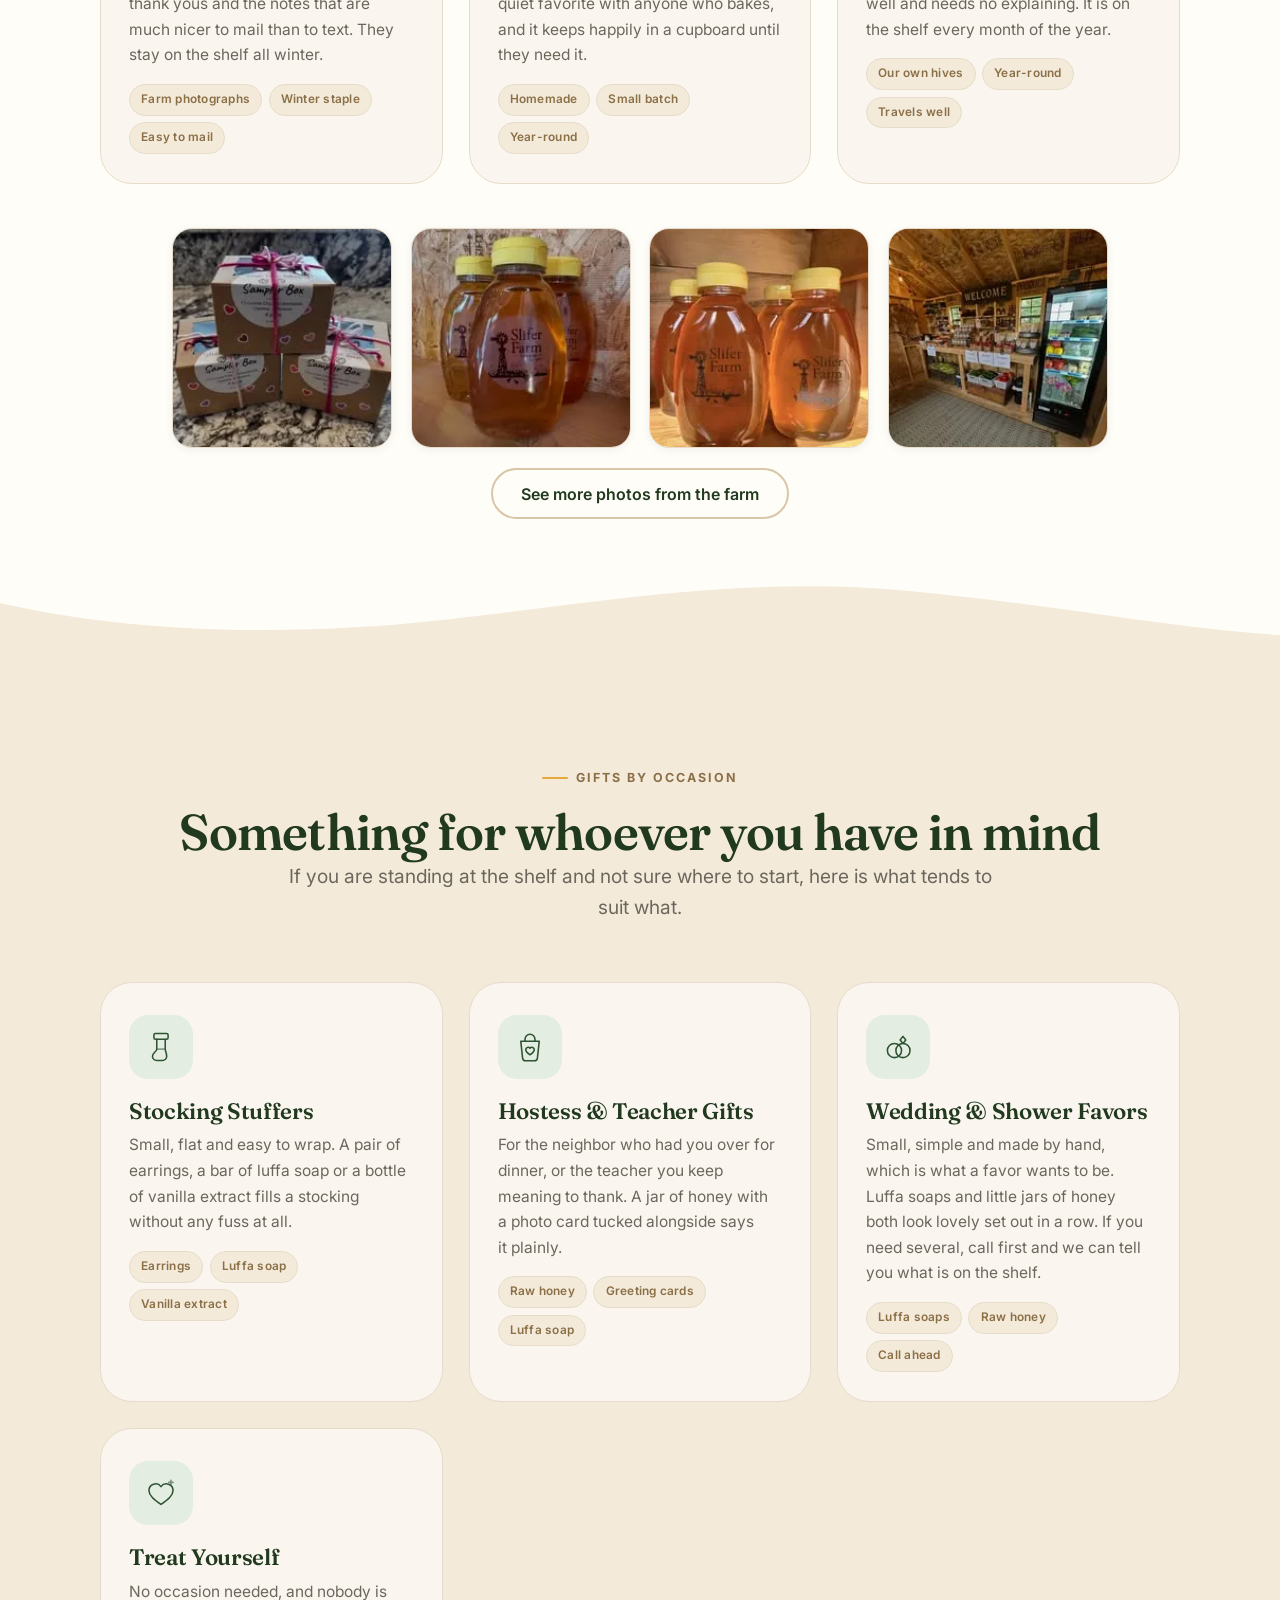
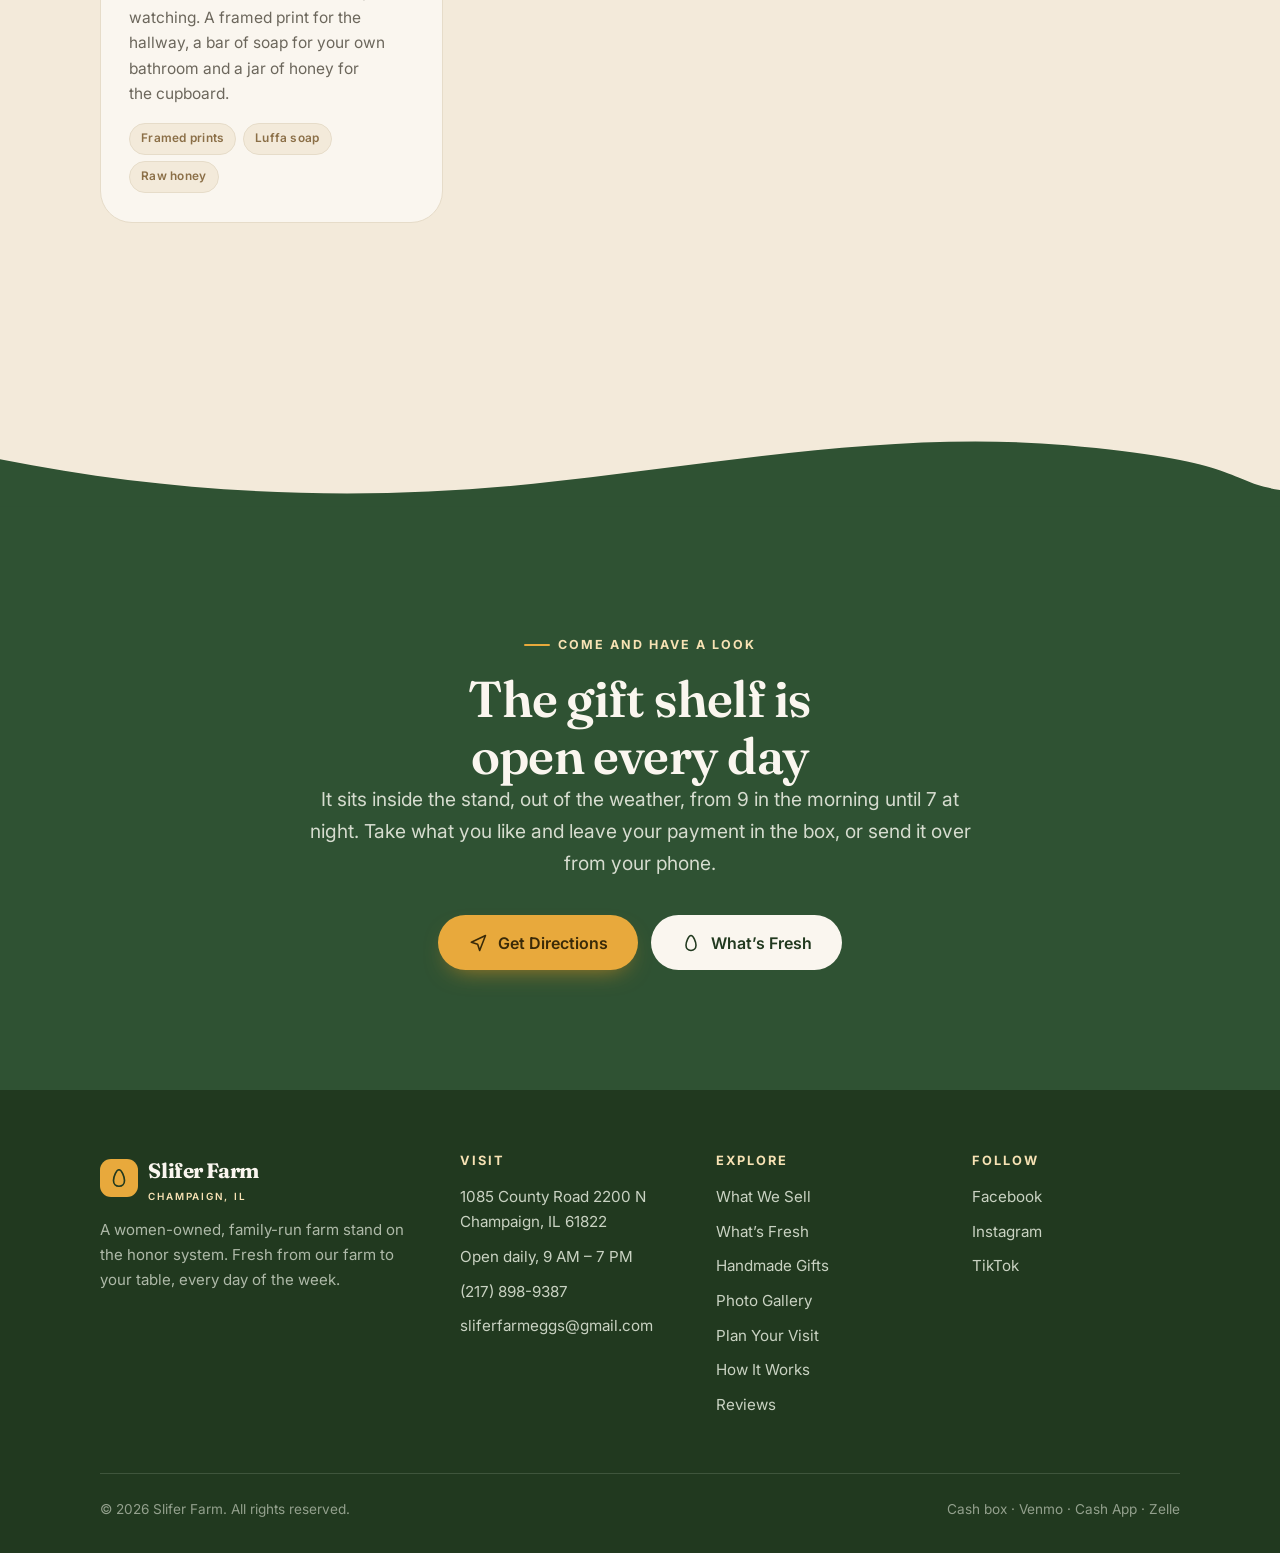
<file: gifts.html>
<!DOCTYPE html>
<html lang="en">
<head>
<meta charset="utf-8">
<meta name="viewport" content="width=device-width, initial-scale=1">
<meta name="theme-color" content="#2F5233">

<title>Handmade Gifts &amp; Gift Shopping | Slifer Farm, Champaign IL</title>
<meta name="description" content="Handmade gifts made on our Champaign, Illinois farm. Earrings, luffa soaps, framed photo prints, greeting cards, vanilla extract and raw honey, open daily.">
<meta name="keywords" content="handmade gifts Champaign IL, local gift shop Champaign, luffa soap Illinois, farm photography prints, homemade vanilla extract, honey gift Champaign, Slifer Farm gifts">
<meta name="author" content="Slifer Farm">
<meta name="robots" content="index, follow, max-image-preview:large">

<link rel="canonical" href="https://sliferfarm.com/gifts.html">

<!-- Open Graph -->
<meta property="og:type" content="website">
<meta property="og:site_name" content="Slifer Farm">
<meta property="og:title" content="Handmade Gifts &amp; Gift Shopping | Slifer Farm, Champaign IL">
<meta property="og:description" content="Earrings, luffa soaps, framed farm photo prints, greeting cards, homemade vanilla extract and raw honey. All made or grown on the farm, on the honor system.">
<meta property="og:url" content="https://sliferfarm.com/gifts.html">
<meta property="og:locale" content="en_US">
<meta property="og:image" content="https://sliferfarm.com/assets/og-image.jpg">
<meta property="og:image:width" content="1200">
<meta property="og:image:height" content="630">
<meta property="og:image:alt" content="Handmade gifts on the shelf at the Slifer Farm stand in Champaign, Illinois">

<!-- Twitter / X -->
<meta name="twitter:card" content="summary_large_image">
<meta name="twitter:title" content="Handmade Gifts from the Farm | Slifer Farm, Champaign IL">
<meta name="twitter:description" content="Earrings, luffa soaps, framed photo prints, greeting cards, vanilla extract and raw honey. Made or grown right here. Open daily 9 AM to 7 PM.">
<meta name="twitter:image" content="https://sliferfarm.com/assets/og-image.jpg">

<!-- Geo -->
<meta name="geo.region" content="US-IL">
<meta name="geo.placename" content="Champaign, Illinois">

<!-- Favicon: inline SVG egg-on-cream so there is no extra request. -->
<link rel="icon" href="data:image/svg+xml,%3Csvg xmlns='http://www.w3.org/2000/svg' viewBox='0 0 64 64'%3E%3Crect width='64' height='64' rx='14' fill='%232F5233'/%3E%3Cellipse cx='32' cy='34' rx='16' ry='20' fill='%23FAF6EF'/%3E%3Ccircle cx='32' cy='34' r='6' fill='%23E8A93C'/%3E%3C/svg%3E">

<!-- Fonts -->
<link rel="preconnect" href="https://fonts.googleapis.com">
<link rel="preconnect" href="https://fonts.gstatic.com" crossorigin>
<link rel="stylesheet" href="https://fonts.googleapis.com/css2?family=Fraunces:opsz,wght@9..144,400;9..144,600;9..144,700&family=Inter:wght@400;500;600;700&display=swap">

<link rel="stylesheet" href="assets/site.css">

<!-- Page-specific rules only. Everything else comes from site.css. -->
<style>
  .pagehero{padding-block:clamp(2.75rem,2.2rem + 2.4vw,4.5rem) clamp(5.5rem,4rem + 7vw,8.5rem)}
  .pagehero h1{font-size:clamp(2.15rem,1.5rem + 2.7vw,3.4rem);margin-bottom:1.1rem}
  .pagehero .lede{margin-inline:auto}
  .pagehero__badges{display:flex;flex-wrap:wrap;justify-content:center;gap:.6rem;margin-top:1.9rem}
  .band__actions{display:flex;flex-wrap:wrap;justify-content:center;gap:.85rem;margin-top:2.25rem}

  /* Photo strip. Sources are 206x206, so tiles never exceed 220px. */
  .shelf-shots{
    list-style:none;padding:0;margin:2.75rem auto 0;max-width:940px;
    display:grid;gap:clamp(.75rem,.5rem + 1vw,1.15rem);
    grid-template-columns:repeat(auto-fit,minmax(150px,220px));
    justify-content:center;
  }
  .shelf-shots li{margin:0}
  .shelf-shots picture{display:block}
  .shelf-shots img{
    width:100%;height:auto;aspect-ratio:1;object-fit:cover;
    border-radius:var(--radius);border:1px solid var(--line);
    background:var(--cream-deep);box-shadow:var(--shadow-sm);
    transition:transform .3s var(--ease),box-shadow .3s var(--ease);
  }
  .shelf-shots img:hover{transform:translateY(-4px);box-shadow:var(--shadow)}
  @media (prefers-reduced-motion:reduce){.shelf-shots img:hover{transform:none}}
</style>
</head>

<body>
<a class="skip" href="#main">Skip to main content</a>

<!-- ============================================================
     NAV
     ============================================================ -->
<header class="nav" id="nav">
  <div class="wrap nav__inner">
    <a class="brand" href="#top" aria-label="Slifer Farm home">
      <span class="brand__mark" aria-hidden="true">
        <svg viewBox="0 0 24 24" fill="none" stroke="currentColor" stroke-width="1.8" stroke-linecap="round" stroke-linejoin="round">
          <path d="M12 21c-3.6 0-6-2.6-6-6.2C6 10.4 9.2 3 12 3s6 7.4 6 11.8C18 18.4 15.6 21 12 21Z"/>
        </svg>
      </span>
      <span>Slifer Farm
        <small>Champaign, IL</small>
      </span>
    </a>

    <button class="nav__toggle" id="navToggle" aria-expanded="false" aria-controls="navLinks" aria-label="Open menu">
      <span aria-hidden="true"></span>
    </button>

    <nav class="nav__links" id="navLinks" aria-label="Primary">
      <a href="index.html#shop">Shop</a>
      <a href="whats-fresh.html">What&rsquo;s Fresh</a>
      <a href="gifts.html" aria-current="page">Gifts</a>
      <a href="gallery.html">Gallery</a>
      <a href="visit.html">Visit</a>
      <a class="nav__cta" href="https://www.google.com/maps/dir/?api=1&amp;destination=1085+County+Road+2200+N%2C+Champaign%2C+IL+61822" target="_blank" rel="noopener">Get Directions</a>
    </nav>
  </div>
</header>

<main id="main">

<!-- ============================================================
     PAGE HERO
     ============================================================ -->
<section class="section section--cream pagehero" id="top">
  <div class="wrap narrow center reveal">
    <span class="eyebrow">Handmade Gifts</span>
    <h1>Handmade Gifts from the Farm</h1>
    <p class="lede">A shelf of small things made and grown here, tucked inside the stand and out of the weather. Earrings, luffa soaps, framed prints, greeting cards, vanilla extract and honey, all on the same honor system as the eggs.</p>

    <div class="pagehero__badges">
      <span class="badge badge--open"><span class="dot" aria-hidden="true"></span> Open Daily 9&nbsp;AM &ndash; 7&nbsp;PM</span>
      <span class="badge">
        <svg viewBox="0 0 24 24" fill="none" stroke="currentColor" stroke-width="1.9" stroke-linecap="round" stroke-linejoin="round" aria-hidden="true"><path d="M12 21c-3.6 0-6-2.6-6-6.2C6 10.4 9.2 3 12 3s6 7.4 6 11.8C18 18.4 15.6 21 12 21Z"/></svg>
        Made right here on the farm
      </span>
    </div>
  </div>

  <div class="divider divider--bottom" aria-hidden="true">
    <svg viewBox="0 0 1440 100" preserveAspectRatio="none"><path d="M0 100V44c180 34 360 50 540 34s360-62 540-52 240 44 360 60v14Z" fill="#FFFDF8"/></svg>
  </div>
</section>

<!-- ============================================================
     ON THE GIFT SHELF
     ============================================================ -->
<section class="section section--paper" id="shelf">
  <div class="wrap">
    <div class="head center reveal">
      <span class="eyebrow">On the Gift Shelf</span>
      <h2>Made here, sold here</h2>
      <p class="lede">Nothing on this shelf came off a truck. It is made or grown on the farm, priced on the label, and paid for in the box or from your phone.</p>
    </div>

    <div class="cards">

      <article class="card reveal">
        <div class="card__icon" aria-hidden="true">
          <svg viewBox="0 0 48 48" fill="none" stroke="currentColor" stroke-width="2.2" stroke-linecap="round" stroke-linejoin="round">
            <circle cx="15" cy="10" r="3"/>
            <path d="M15 13c-5 6-7 9-7 13a7 7 0 0 0 14 0c0-4-2-7-7-13Z"/>
            <circle cx="33" cy="10" r="3"/>
            <path d="M33 13v6"/>
            <path d="M33 19l6 8-6 8-6-8Z"/>
          </svg>
        </div>
        <h3>Handmade Earrings</h3>
        <p>Earrings made by hand here on the farm and set out on the shelf as they are finished. What is there changes as pairs sell, so it is worth a proper look each time you stop.</p>
        <ul class="tags"><li class="tag">Made by hand</li><li class="tag">One of a kind</li><li class="tag">Easy to mail</li></ul>
      </article>

      <article class="card reveal" style="--delay:80ms">
        <div class="card__icon" aria-hidden="true">
          <svg viewBox="0 0 48 48" fill="none" stroke="currentColor" stroke-width="2.2" stroke-linecap="round" stroke-linejoin="round">
            <rect x="5" y="9" width="38" height="30" rx="3"/>
            <rect x="10" y="14" width="28" height="20" rx="2" opacity=".5"/>
            <circle cx="18" cy="21" r="2.6"/>
            <path d="M11 33l7-7 5 5 5-6 9 8"/>
          </svg>
        </div>
        <h3>Framed Photo Prints</h3>
        <p>Photographs of the farm and the country around it, printed and framed ready to hang. Fields, flowers, hens and the seasons as they turn.</p>
        <ul class="tags"><li class="tag">Farm &amp; nature photography</li><li class="tag">Framed</li><li class="tag">Ready to hang</li></ul>
      </article>

      <article class="card reveal" style="--delay:160ms">
        <div class="card__icon" aria-hidden="true">
          <svg viewBox="0 0 48 48" fill="none" stroke="currentColor" stroke-width="2.2" stroke-linecap="round" stroke-linejoin="round">
            <rect x="5" y="21" width="28" height="18" rx="6"/>
            <path d="M12 21v18M19 21v18M26 21v18" opacity=".45"/>
            <path d="M5 27h28M5 33h28" opacity=".45"/>
            <circle cx="37" cy="13" r="5"/>
            <circle cx="43" cy="22" r="2.6"/>
            <circle cx="29" cy="9" r="3"/>
          </svg>
        </div>
        <h3>Luffa Soaps</h3>
        <p>The luffa is grown in our own patch, dried out and set into the bar, so the sponge and the soap are one piece. They scrub properly and they last a good while.</p>
        <ul class="tags"><li class="tag">Grown on the farm</li><li class="tag">Year-round</li><li class="tag">Winter staple</li></ul>
      </article>

      <article class="card reveal" style="--delay:240ms">
        <div class="card__icon" aria-hidden="true">
          <svg viewBox="0 0 48 48" fill="none" stroke="currentColor" stroke-width="2.2" stroke-linecap="round" stroke-linejoin="round">
            <rect x="11" y="6" width="26" height="36" rx="3"/>
            <rect x="16" y="12" width="16" height="12" rx="2"/>
            <path d="M16 22l4-4 3 3 4-4 5 5"/>
            <path d="M16 30h16M16 35h10" opacity=".55"/>
          </svg>
        </div>
        <h3>Photo Greeting Cards</h3>
        <p>Farm photographs made up as greeting cards, ready for birthdays, thank yous and the notes that are much nicer to mail than to text. They stay on the shelf all winter.</p>
        <ul class="tags"><li class="tag">Farm photographs</li><li class="tag">Winter staple</li><li class="tag">Easy to mail</li></ul>
      </article>

      <article class="card reveal" style="--delay:320ms">
        <div class="card__icon" aria-hidden="true">
          <svg viewBox="0 0 48 48" fill="none" stroke="currentColor" stroke-width="2.2" stroke-linecap="round" stroke-linejoin="round">
            <path d="M18 5h12"/>
            <path d="M20 5v8l-4.6 5.2A6 6 0 0 0 14 22.2V37a6 6 0 0 0 6 6h8a6 6 0 0 0 6-6V22.2a6 6 0 0 0-1.4-4L28 13V5"/>
            <rect x="17" y="25" width="14" height="12" rx="2" opacity=".6"/>
            <path d="M24 28c-2 2.4-2.6 4.6-1.4 6.6" opacity=".8"/>
          </svg>
        </div>
        <h3>Homemade Vanilla Extract</h3>
        <p>Made here in the farmhouse in small batches and bottled for the shelf. A quiet favorite with anyone who bakes, and it keeps happily in a cupboard until they need it.</p>
        <ul class="tags"><li class="tag">Homemade</li><li class="tag">Small batch</li><li class="tag">Year-round</li></ul>
      </article>

      <article class="card reveal" style="--delay:400ms">
        <div class="card__icon" aria-hidden="true">
          <svg viewBox="0 0 48 48" fill="none" stroke="currentColor" stroke-width="2.2" stroke-linecap="round" stroke-linejoin="round">
            <path d="M15 14h18a3 3 0 0 1 3 3v22a4 4 0 0 1-4 4H16a4 4 0 0 1-4-4V17a3 3 0 0 1 3-3Z"/>
            <path d="M12 22h24"/>
            <path d="M24 27l3.4 2v4l-3.4 2-3.4-2v-4l3.4-2Z"/>
            <path d="M24 14c0-3.2-5.2-4.4-5.2-1.2S24 14 24 14Zm0 0c0-3.2 5.2-4.4 5.2-1.2S24 14 24 14Z"/>
          </svg>
        </div>
        <h3>Raw Honey as a Gift</h3>
        <p>A jar of honey from our own hives suits very nearly everybody, travels well and needs no explaining. It is on the shelf every month of the year.</p>
        <ul class="tags"><li class="tag">Our own hives</li><li class="tag">Year-round</li><li class="tag">Travels well</li></ul>
      </article>

    </div>

    <!-- ============================================================
         PHOTO STRIP - real photos from the stand. Source files are
         206x206, so tiles are capped at 220px and never scale up.
         ============================================================ -->
    <ul class="shelf-shots reveal" style="--delay:120ms">
      <li>
        <picture>
          <source srcset="assets/gallery-10.webp" type="image/webp">
          <img src="assets/gallery-10.jpg" alt="Kraft sampler gift boxes tied with pink ribbon on the Slifer Farm gift shelf"
               width="206" height="206" loading="lazy" decoding="async">
        </picture>
      </li>
      <li>
        <picture>
          <source srcset="assets/gallery-14.webp" type="image/webp">
          <img src="assets/gallery-14.jpg" alt="Three jars of Slifer Farm raw honey glowing amber under yellow lids"
               width="206" height="206" loading="lazy" decoding="async">
        </picture>
      </li>
      <li>
        <picture>
          <source srcset="assets/gallery-03.webp" type="image/webp">
          <img src="assets/gallery-03.jpg" alt="Two labeled glass jars of Slifer Farm raw local honey"
               width="206" height="206" loading="lazy" decoding="async">
        </picture>
      </li>
      <li>
        <picture>
          <source srcset="assets/gallery-20.webp" type="image/webp">
          <img src="assets/gallery-20.jpg" alt="Inside the Slifer Farm stand, with the welcome sign above stocked shelves"
               width="206" height="206" loading="lazy" decoding="async">
        </picture>
      </li>
    </ul>

    <p class="center" style="margin-top:1.25rem">
      <a class="btn btn--ghost" href="gallery.html">See more photos from the farm</a>
    </p>
  </div>

  <div class="divider divider--bottom" aria-hidden="true">
    <svg viewBox="0 0 1440 100" preserveAspectRatio="none"><path d="M0 100V52c150 40 330 44 500 22s340-58 520-38 280 46 420 58v6Z" fill="#F3EADA"/></svg>
  </div>
</section>

<!-- ============================================================
     GIFTS BY OCCASION
     ============================================================ -->
<section class="section section--deep" id="occasions">
  <div class="wrap">
    <div class="head center reveal">
      <span class="eyebrow">Gifts by Occasion</span>
      <h2>Something for whoever you have in mind</h2>
      <p class="lede">If you are standing at the shelf and not sure where to start, here is what tends to suit what.</p>
    </div>

    <div class="cards">

      <article class="card reveal">
        <div class="card__icon" aria-hidden="true">
          <svg viewBox="0 0 48 48" fill="none" stroke="currentColor" stroke-width="2.2" stroke-linecap="round" stroke-linejoin="round">
            <rect x="14" y="5" width="20" height="8" rx="2"/>
            <path d="M18 13v14c0 3.4-6 5-6 10a6 6 0 0 0 6 6h8a6 6 0 0 0 6-6c0-5-2-7-2-10V13"/>
            <path d="M18 27h12" opacity=".5"/>
          </svg>
        </div>
        <h3>Stocking Stuffers</h3>
        <p>Small, flat and easy to wrap. A pair of earrings, a bar of luffa soap or a bottle of vanilla extract fills a stocking without any fuss at all.</p>
        <ul class="tags"><li class="tag">Earrings</li><li class="tag">Luffa soap</li><li class="tag">Vanilla extract</li></ul>
      </article>

      <article class="card reveal" style="--delay:90ms">
        <div class="card__icon" aria-hidden="true">
          <svg viewBox="0 0 48 48" fill="none" stroke="currentColor" stroke-width="2.2" stroke-linecap="round" stroke-linejoin="round">
            <path d="M11 16h26l-2.6 24a4 4 0 0 1-4 3.4H17.6a4 4 0 0 1-4-3.4L11 16Z"/>
            <path d="M17 16v-3a7 7 0 0 1 14 0v3"/>
            <path d="M24 35c-4-2.6-6-4.8-6-7.4a3.4 3.4 0 0 1 6-2 3.4 3.4 0 0 1 6 2c0 2.6-2 4.8-6 7.4Z"/>
          </svg>
        </div>
        <h3>Hostess &amp; Teacher Gifts</h3>
        <p>For the neighbor who had you over for dinner, or the teacher you keep meaning to thank. A jar of honey with a photo card tucked alongside says it plainly.</p>
        <ul class="tags"><li class="tag">Raw honey</li><li class="tag">Greeting cards</li><li class="tag">Luffa soap</li></ul>
      </article>

      <article class="card reveal" style="--delay:180ms">
        <div class="card__icon" aria-hidden="true">
          <svg viewBox="0 0 48 48" fill="none" stroke="currentColor" stroke-width="2.2" stroke-linecap="round" stroke-linejoin="round">
            <circle cx="19" cy="29" r="10"/>
            <circle cx="31" cy="29" r="10"/>
            <path d="M31 19l-4-5 4-5 4 5-4 5Z"/>
          </svg>
        </div>
        <h3>Wedding &amp; Shower Favors</h3>
        <p>Small, simple and made by hand, which is what a favor wants to be. Luffa soaps and little jars of honey both look lovely set out in a row. If you need several, call first and we can tell you what is on the shelf.</p>
        <ul class="tags"><li class="tag">Luffa soaps</li><li class="tag">Raw honey</li><li class="tag">Call ahead</li></ul>
      </article>

      <article class="card reveal" style="--delay:270ms">
        <div class="card__icon" aria-hidden="true">
          <svg viewBox="0 0 48 48" fill="none" stroke="currentColor" stroke-width="2.2" stroke-linecap="round" stroke-linejoin="round">
            <path d="M24 40C14 33 7 27.6 7 20.4A9.4 9.4 0 0 1 24 15a9.4 9.4 0 0 1 17 5.4C41 27.6 34 33 24 40Z"/>
            <path d="M38 6v6M35 9h6" opacity=".6"/>
          </svg>
        </div>
        <h3>Treat Yourself</h3>
        <p>No occasion needed, and nobody is watching. A framed print for the hallway, a bar of soap for your own bathroom and a jar of honey for the cupboard.</p>
        <ul class="tags"><li class="tag">Framed prints</li><li class="tag">Luffa soap</li><li class="tag">Raw honey</li></ul>
      </article>

    </div>

    <aside class="note reveal">
      <svg viewBox="0 0 24 24" fill="none" stroke="currentColor" stroke-width="1.9" stroke-linecap="round" stroke-linejoin="round" aria-hidden="true">
        <path d="M12 3v18M12 7 8 3M12 7l4-4M12 12l-5-3M12 12l5-3M12 17l-5 3M12 17l5 3"/>
      </svg>
      <p><strong>This is the shelf that carries the stand through winter.</strong> When the produce table rests, the honey, luffa soaps, photo greeting cards and vanilla extract stay exactly where they are, and the eggs keep coming as long as the hens are willing. Most of it is made by hand and one of a kind, so the shelf changes as things sell; if you see something you like, it is worth taking it there and then.</p>
    </aside>
  </div>

  <div class="divider divider--bottom" aria-hidden="true">
    <svg viewBox="0 0 1440 100" preserveAspectRatio="none"><path d="M0 100V38c200 46 400 56 600 32s400-70 600-50 180 48 240 58v22Z" fill="#2F5233"/></svg>
  </div>
</section>

<!-- ============================================================
     CLOSING BAND
     ============================================================ -->
<section class="section section--green" id="come-see">
  <div class="wrap narrow center reveal">
    <span class="eyebrow">Come and Have a Look</span>
    <h2>The gift shelf is open every day</h2>
    <p class="lede">It sits inside the stand, out of the weather, from 9 in the morning until 7 at night. Take what you like and leave your payment in the box, or send it over from your phone.</p>

    <div class="band__actions">
      <a class="btn btn--gold" href="https://www.google.com/maps/dir/?api=1&amp;destination=1085+County+Road+2200+N%2C+Champaign%2C+IL+61822" target="_blank" rel="noopener">
        <svg viewBox="0 0 24 24" fill="none" stroke="currentColor" stroke-width="1.9" stroke-linecap="round" stroke-linejoin="round" aria-hidden="true"><path d="M21 3 14 21l-2.4-7.6L4 11z"/></svg>
        Get Directions
      </a>
      <a class="btn btn--onDark" href="whats-fresh.html">
        <svg viewBox="0 0 24 24" fill="none" stroke="currentColor" stroke-width="1.9" stroke-linecap="round" stroke-linejoin="round" aria-hidden="true"><path d="M12 21c-3.6 0-6-2.6-6-6.2C6 10.4 9.2 3 12 3s6 7.4 6 11.8C18 18.4 15.6 21 12 21Z"/></svg>
        What&rsquo;s Fresh
      </a>
    </div>
  </div>
</section>

</main>

<!-- ============================================================
     FOOTER
     ============================================================ -->
<footer class="footer" id="contact">
  <div class="wrap">
    <div class="footer__grid">

      <div>
        <a class="brand" href="#top" aria-label="Slifer Farm home">
          <span class="brand__mark" aria-hidden="true">
            <svg viewBox="0 0 24 24" fill="none" stroke="currentColor" stroke-width="1.8" stroke-linecap="round" stroke-linejoin="round">
              <path d="M12 21c-3.6 0-6-2.6-6-6.2C6 10.4 9.2 3 12 3s6 7.4 6 11.8C18 18.4 15.6 21 12 21Z"/>
            </svg>
          </span>
          <span>Slifer Farm<small>Champaign, IL</small></span>
        </a>
        <p>A women-owned, family-run farm stand on the honor system. Fresh from our farm to your table, every day of the week.</p>
      </div>

      <div>
        <h3>Visit</h3>
        <ul>
          <li><a href="https://www.google.com/maps/search/?api=1&amp;query=1085+County+Road+2200+N%2C+Champaign%2C+IL+61822" target="_blank" rel="noopener">1085 County Road 2200 N<br>Champaign, IL 61822</a></li>
          <li>Open daily, 9 AM &ndash; 7 PM</li>
          <li><a href="tel:+12178989387">(217) 898-9387</a></li>
          <li><a href="mailto:sliferfarmeggs@gmail.com">sliferfarmeggs@gmail.com</a></li>
        </ul>
      </div>

      <div>
        <h3>Explore</h3>
        <ul>
          <li><a href="index.html#shop">What We Sell</a></li>
          <li><a href="whats-fresh.html">What&rsquo;s Fresh</a></li>
          <li><a href="gifts.html">Handmade Gifts</a></li>
          <li><a href="gallery.html">Photo Gallery</a></li>
          <li><a href="visit.html">Plan Your Visit</a></li>
          <li><a href="index.html#honor">How It Works</a></li>
          <li><a href="index.html#reviews">Reviews</a></li>
        </ul>
      </div>

      <div>
        <h3>Follow</h3>
        <ul>
          <li><a href="https://www.facebook.com/SliferFarm" target="_blank" rel="noopener">Facebook</a></li>
          <li><a href="https://www.instagram.com/sliferfarm" target="_blank" rel="noopener">Instagram</a></li>
          <li><a href="https://www.tiktok.com/@sliferfarm5554" target="_blank" rel="noopener">TikTok</a></li>
        </ul>
      </div>

    </div>

    <div class="footer__bar">
      <span>&copy; <span id="year">2026</span> Slifer Farm. All rights reserved.</span>
      <span>Cash box &middot; Venmo &middot; Cash App &middot; Zelle</span>
    </div>
  </div>
</footer>

<button class="totop" id="toTop" type="button" aria-label="Back to top">
  <svg viewBox="0 0 24 24" fill="none" stroke="currentColor" stroke-width="2.2" stroke-linecap="round" stroke-linejoin="round" aria-hidden="true"><path d="M12 19V5M5 12l7-7 7 7"/></svg>
</button>

<!-- ============================================================
     STRUCTURED DATA
     ============================================================ -->
<script type="application/ld+json">
{
  "@context": "https://schema.org",
  "@type": "BreadcrumbList",
  "itemListElement": [
    { "@type": "ListItem", "position": 1, "name": "Home", "item": "https://sliferfarm.com/" },
    { "@type": "ListItem", "position": 2, "name": "Handmade Gifts", "item": "https://sliferfarm.com/gifts.html" }
  ]
}
</script>

<script src="assets/site.js" defer></script>
</body>
</html>
</file>
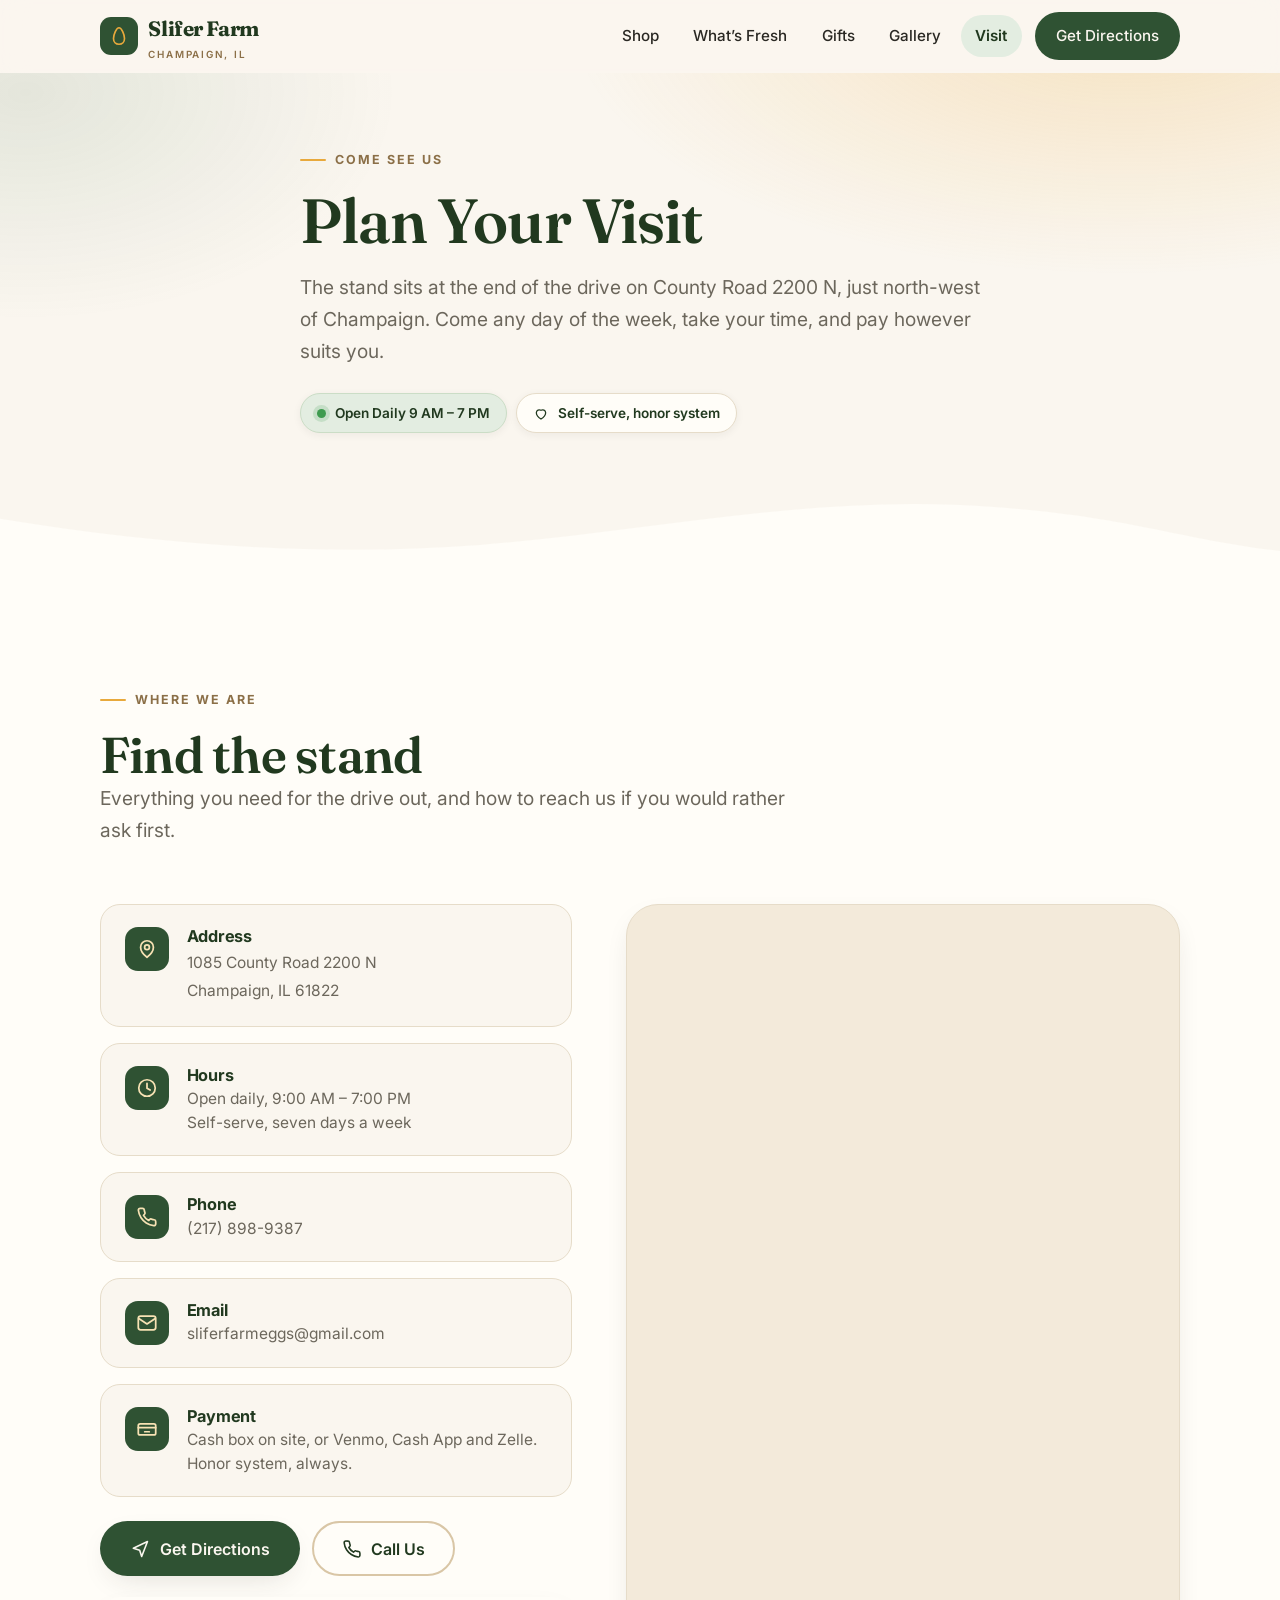
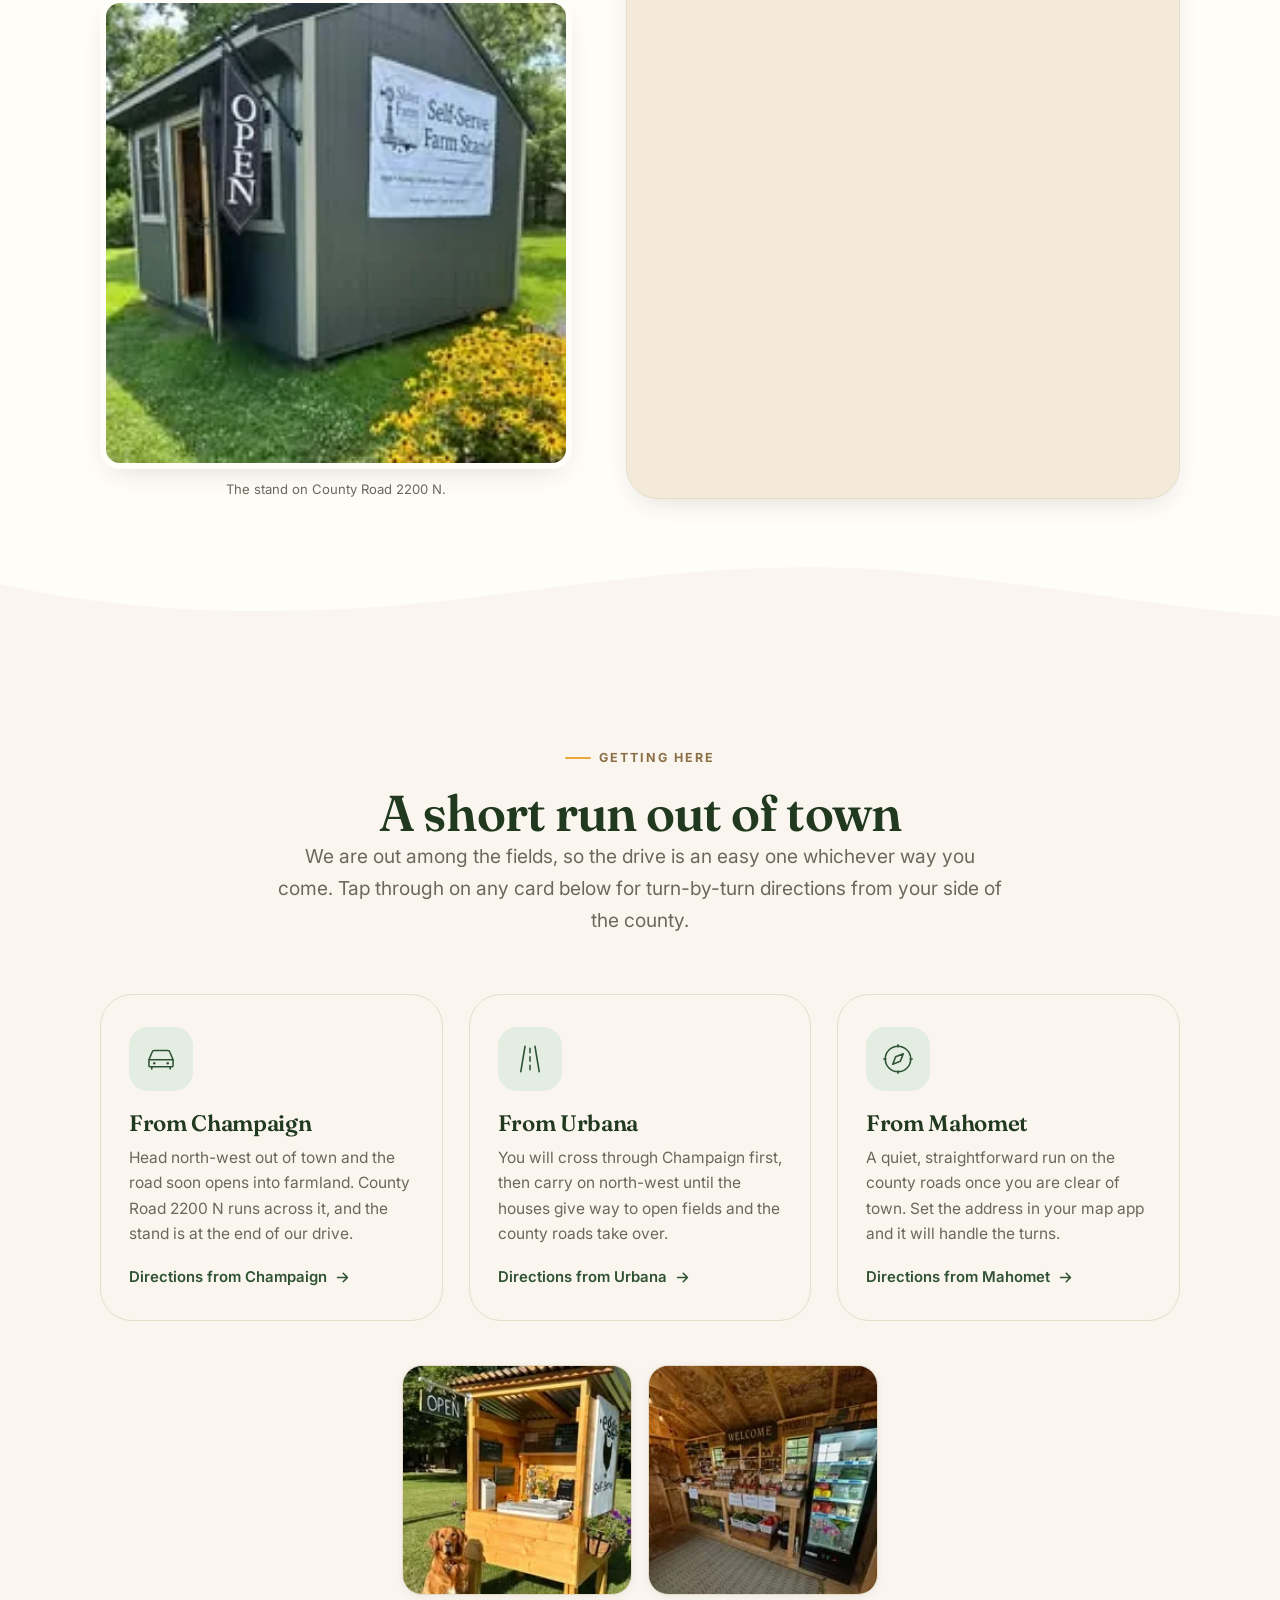
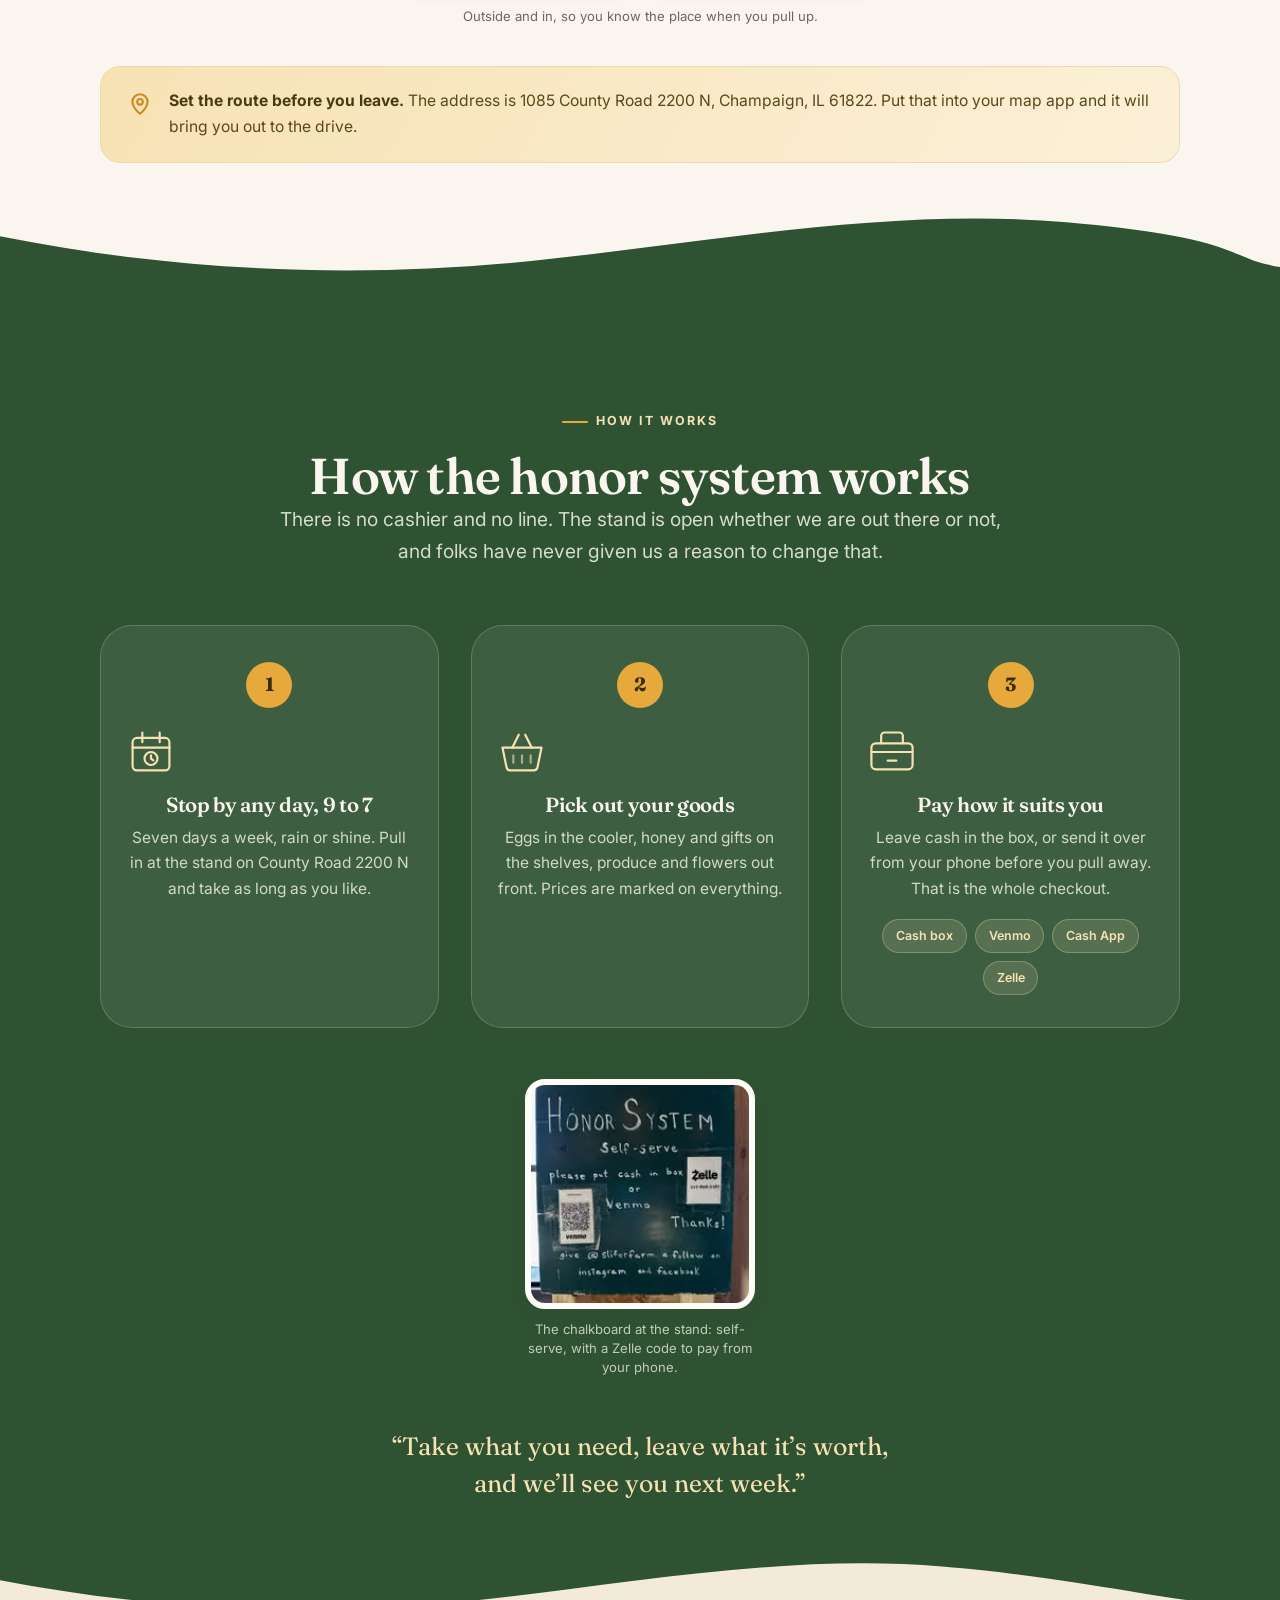
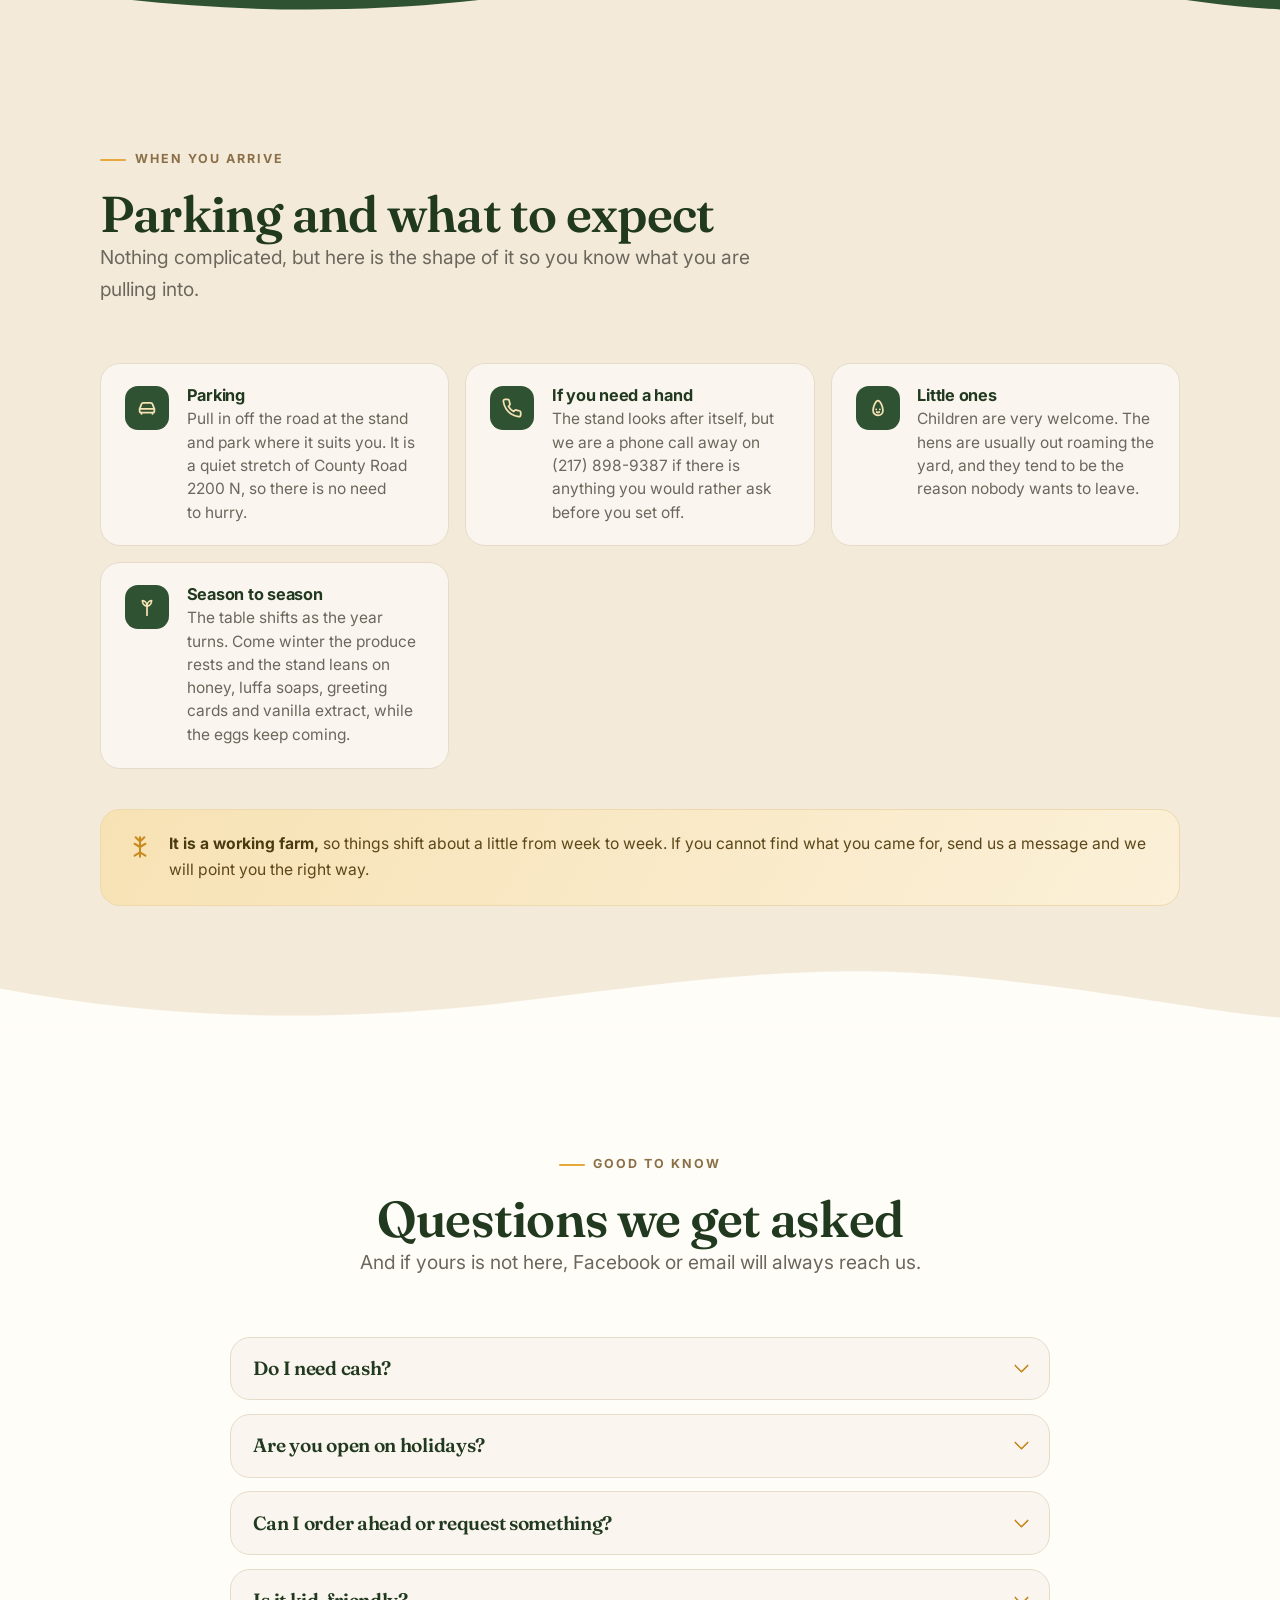
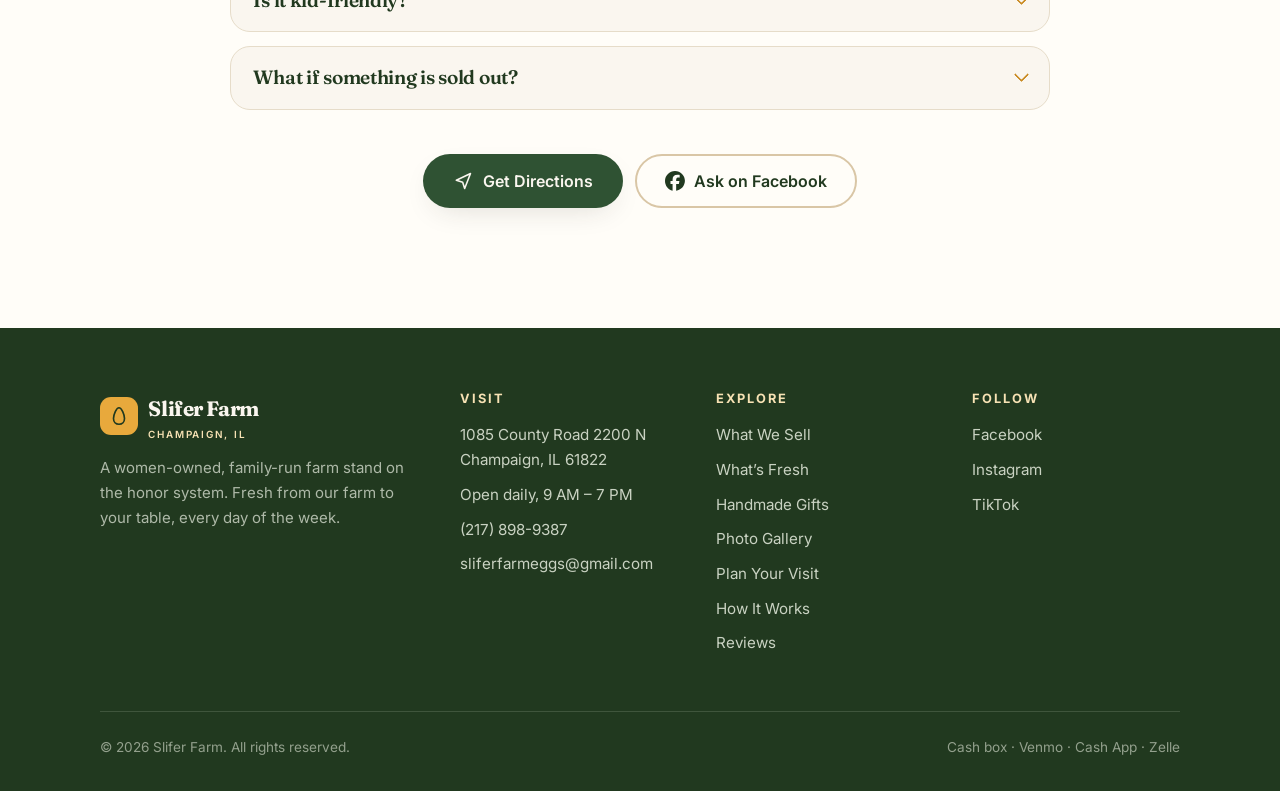
<file: visit.html>
<!DOCTYPE html>
<html lang="en">
<head>
<meta charset="utf-8">
<meta name="viewport" content="width=device-width, initial-scale=1">
<meta name="theme-color" content="#2F5233">

<title>Visit the Farm Stand | Hours &amp; Directions - Slifer Farm</title>
<meta name="description" content="Plan your visit to Slifer Farm in Champaign, Illinois. Open daily 9 AM to 7 PM, self-serve honor system, plus directions, parking and common questions.">
<meta name="keywords" content="Slifer Farm directions, farm stand hours Champaign IL, honor system farm stand, visit farm stand Champaign, County Road 2200 N">
<meta name="author" content="Slifer Farm">
<meta name="robots" content="index, follow, max-image-preview:large">

<link rel="canonical" href="https://sliferfarm.com/visit.html">

<!-- Open Graph -->
<meta property="og:type" content="website">
<meta property="og:site_name" content="Slifer Farm">
<meta property="og:title" content="Visit the Farm Stand | Hours &amp; Directions - Slifer Farm">
<meta property="og:description" content="Open daily 9 AM to 7 PM on County Road 2200 N, just north-west of Champaign. Directions, parking, payment and answers to the questions we get most.">
<meta property="og:url" content="https://sliferfarm.com/visit.html">
<meta property="og:locale" content="en_US">
<meta property="og:image" content="https://sliferfarm.com/assets/og-image.jpg">
<meta property="og:image:width" content="1200">
<meta property="og:image:height" content="630">
<meta property="og:image:alt" content="The Slifer Farm self-serve stand in Champaign, Illinois">

<!-- Twitter / X -->
<meta name="twitter:card" content="summary_large_image">
<meta name="twitter:title" content="Visit Slifer Farm | Hours, Directions &amp; Honor System">
<meta name="twitter:description" content="Self-serve daily, 9 AM to 7 PM, at 1085 County Road 2200 N, Champaign, IL. Cash box, Venmo, Cash App and Zelle.">
<meta name="twitter:image" content="https://sliferfarm.com/assets/og-image.jpg">

<!-- Geo -->
<meta name="geo.region" content="US-IL">
<meta name="geo.placename" content="Champaign, Illinois">
<!-- NOTE: coordinates below are approximate for 1085 County Road 2200 N.
     Verify against the real Google Maps pin before launch and keep them in
     sync with index.html. -->
<meta name="geo.position" content="40.1895;-88.2795">
<meta name="ICBM" content="40.1895, -88.2795">

<!-- Favicon: inline SVG egg-on-cream so there is no extra request.
     Swap for a real farm logo mark when one exists. -->
<link rel="icon" href="data:image/svg+xml,%3Csvg xmlns='http://www.w3.org/2000/svg' viewBox='0 0 64 64'%3E%3Crect width='64' height='64' rx='14' fill='%232F5233'/%3E%3Cellipse cx='32' cy='34' rx='16' ry='20' fill='%23FAF6EF'/%3E%3Ccircle cx='32' cy='34' r='6' fill='%23E8A93C'/%3E%3C/svg%3E">

<!-- Fonts -->
<link rel="preconnect" href="https://fonts.googleapis.com">
<link rel="preconnect" href="https://fonts.gstatic.com" crossorigin>
<link rel="stylesheet" href="https://fonts.googleapis.com/css2?family=Fraunces:opsz,wght@9..144,400;9..144,600;9..144,700&family=Inter:wght@400;500;600;700&display=swap">

<link rel="stylesheet" href="assets/site.css">

<!-- ============================================================
     PAGE-LOCAL STYLES - visit.html only. Everything below leans on
     the shared tokens in assets/site.css.
     ============================================================ -->
<style>
  /* Compact page hero */
  .pagehead{
    overflow:hidden;
    padding-block:clamp(2.5rem,2rem + 3vw,4.25rem) clamp(5rem,4rem + 5vw,8rem);
    background:
      radial-gradient(900px 420px at 88% -12%, rgba(232,169,60,.26), transparent 62%),
      radial-gradient(620px 380px at 2% 4%, rgba(67,112,74,.12), transparent 60%),
      var(--cream);
  }
  .pagehead h1{
    font-size:clamp(2.3rem,1.6rem + 3.1vw,3.9rem);
    margin-bottom:1rem;
  }
  .pagehead .lede{margin-bottom:1.6rem}
  .pagehead__badges{display:flex;flex-wrap:wrap;gap:.6rem}

  /* "Getting here" card link */
  .card__link{
    display:inline-flex;align-items:center;gap:.45rem;margin-top:1.15rem;
    font-weight:600;font-size:.93rem;color:var(--green);text-decoration:none;
  }
  .card__link:hover{text-decoration:underline}
  .card__link svg{width:17px;height:17px;flex:none;transition:transform .2s var(--ease)}
  .card__link:hover svg{transform:translateX(3px)}

  /* What to expect - reuses .info__row inside a wider grid */
  .expect{
    display:grid;gap:1rem;
    grid-template-columns:repeat(auto-fit,minmax(288px,1fr));
  }

  /* FAQ accordion - native <details>, no JavaScript */
  .faq{display:grid;gap:.85rem;max-width:820px;margin-inline:auto}
  .faq details{
    background:var(--cream);border:1px solid var(--line);
    border-radius:var(--radius);overflow:hidden;
    transition:border-color .25s var(--ease), box-shadow .25s var(--ease),
               background-color .25s var(--ease);
  }
  .faq details[open]{
    background:var(--paper);border-color:var(--brown-soft);box-shadow:var(--shadow-sm);
  }
  .faq summary{
    display:flex;align-items:center;justify-content:space-between;gap:1rem;
    padding:1.15rem 1.4rem;cursor:pointer;list-style:none;
  }
  .faq summary::-webkit-details-marker{display:none}
  .faq summary::after{
    content:"";width:11px;height:11px;flex:none;
    border-right:2.4px solid var(--gold-deep);
    border-bottom:2.4px solid var(--gold-deep);
    border-radius:2px;
    transform:translateY(-3px) rotate(45deg);
    transition:transform .25s var(--ease);
  }
  .faq details[open] summary::after{transform:translateY(2px) rotate(-135deg)}
  .faq__q{
    font-size:clamp(1.05rem,1rem + .3vw,1.2rem);
    line-height:1.3;
  }
  .faq summary:hover .faq__q{color:var(--green)}
  .faq__a{
    padding:0 1.4rem 1.35rem;color:var(--muted);
    font-size:.99rem;max-width:64ch;
  }
  .faq__a a{color:var(--green);font-weight:600}

  .faq__foot{
    margin-top:clamp(2rem,1.6rem + 1.5vw,2.75rem);
    display:flex;flex-wrap:wrap;justify-content:center;gap:.75rem;
  }
</style>
</head>

<body>
<a class="skip" href="#main">Skip to main content</a>

<!-- ============================================================
     NAV
     ============================================================ -->
<header class="nav" id="nav">
  <div class="wrap nav__inner">
    <a class="brand" href="#top" aria-label="Slifer Farm home">
      <span class="brand__mark" aria-hidden="true">
        <svg viewBox="0 0 24 24" fill="none" stroke="currentColor" stroke-width="1.8" stroke-linecap="round" stroke-linejoin="round">
          <path d="M12 21c-3.6 0-6-2.6-6-6.2C6 10.4 9.2 3 12 3s6 7.4 6 11.8C18 18.4 15.6 21 12 21Z"/>
        </svg>
      </span>
      <span>Slifer Farm
        <small>Champaign, IL</small>
      </span>
    </a>

    <button class="nav__toggle" id="navToggle" aria-expanded="false" aria-controls="navLinks" aria-label="Open menu">
      <span aria-hidden="true"></span>
    </button>

    <nav class="nav__links" id="navLinks" aria-label="Primary">
      <a href="index.html#shop">Shop</a>
      <a href="whats-fresh.html">What&rsquo;s Fresh</a>
      <a href="gifts.html">Gifts</a>
      <a href="gallery.html">Gallery</a>
      <a href="visit.html" aria-current="page">Visit</a>
      <a class="nav__cta" href="https://www.google.com/maps/dir/?api=1&amp;destination=1085+County+Road+2200+N%2C+Champaign%2C+IL+61822" target="_blank" rel="noopener">Get Directions</a>
    </nav>
  </div>
</header>

<main id="main">

<!-- ============================================================
     PAGE HERO
     ============================================================ -->
<section class="section section--cream pagehead" id="top">
  <div class="wrap narrow">
    <div class="reveal">
      <span class="eyebrow">Come See Us</span>
      <h1>Plan Your Visit</h1>
      <p class="lede">The stand sits at the end of the drive on County Road 2200 N, just north-west of Champaign. Come any day of the week, take your time, and pay however suits you.</p>
      <div class="pagehead__badges">
        <span class="badge badge--open"><span class="dot" aria-hidden="true"></span> Open Daily 9&nbsp;AM &ndash; 7&nbsp;PM</span>
        <span class="badge">
          <svg viewBox="0 0 24 24" fill="none" stroke="currentColor" stroke-width="1.9" stroke-linecap="round" stroke-linejoin="round" aria-hidden="true"><path d="M12 21s-7-4.35-7-9.5A4.5 4.5 0 0 1 12 8a4.5 4.5 0 0 1 7 3.5C19 16.65 12 21 12 21Z"/></svg>
          Self-serve, honor system
        </span>
      </div>
    </div>
  </div>

  <div class="divider divider--bottom" aria-hidden="true">
    <svg viewBox="0 0 1440 100" preserveAspectRatio="none"><path d="M0 100V44c180 34 360 50 540 34s360-62 540-52 240 44 360 60v14Z" fill="#FFFDF8"/></svg>
  </div>
</section>

<!-- ============================================================
     FIND THE STAND - map + details
     ============================================================ -->
<section class="section section--paper" id="find-us">
  <div class="wrap">
    <div class="head reveal">
      <span class="eyebrow">Where We Are</span>
      <h2>Find the stand</h2>
      <p class="lede">Everything you need for the drive out, and how to reach us if you would rather ask first.</p>
    </div>

    <div class="visit">
      <div class="info reveal">

        <div class="info__row">
          <span class="info__ico" aria-hidden="true">
            <svg viewBox="0 0 24 24" fill="none" stroke="currentColor" stroke-width="1.9" stroke-linecap="round" stroke-linejoin="round"><path d="M12 21s7-5.4 7-11a7 7 0 1 0-14 0c0 5.6 7 11 7 11Z"/><circle cx="12" cy="10" r="2.6"/></svg>
          </span>
          <div>
            <h3>Address</h3>
            <address style="font-style:normal">
              <a href="https://www.google.com/maps/search/?api=1&amp;query=1085+County+Road+2200+N%2C+Champaign%2C+IL+61822" target="_blank" rel="noopener">1085 County Road 2200 N<br>Champaign, IL 61822</a>
            </address>
          </div>
        </div>

        <div class="info__row">
          <span class="info__ico" aria-hidden="true">
            <svg viewBox="0 0 24 24" fill="none" stroke="currentColor" stroke-width="1.9" stroke-linecap="round" stroke-linejoin="round"><circle cx="12" cy="12" r="9"/><path d="M12 7v5.2l3.4 2"/></svg>
          </span>
          <div>
            <h3>Hours</h3>
            <p>Open daily, 9:00 AM &ndash; 7:00 PM<br>Self-serve, seven days a week</p>
          </div>
        </div>

        <div class="info__row">
          <span class="info__ico" aria-hidden="true">
            <svg viewBox="0 0 24 24" fill="none" stroke="currentColor" stroke-width="1.9" stroke-linecap="round" stroke-linejoin="round"><path d="M21.5 17v2.6a1.9 1.9 0 0 1-2.1 1.9 18.8 18.8 0 0 1-8.2-2.9 18.5 18.5 0 0 1-5.7-5.7A18.8 18.8 0 0 1 2.6 4.6 1.9 1.9 0 0 1 4.5 2.5h2.6A1.9 1.9 0 0 1 9 4.2c.1 1 .3 1.9.7 2.8a1.9 1.9 0 0 1-.4 2L8.2 10.2a15 15 0 0 0 5.6 5.6l1.2-1.1a1.9 1.9 0 0 1 2-.4c.9.3 1.8.6 2.8.7a1.9 1.9 0 0 1 1.7 2Z"/></svg>
          </span>
          <div>
            <h3>Phone</h3>
            <p><a href="tel:+12178989387">(217) 898-9387</a></p>
          </div>
        </div>

        <div class="info__row">
          <span class="info__ico" aria-hidden="true">
            <svg viewBox="0 0 24 24" fill="none" stroke="currentColor" stroke-width="1.9" stroke-linecap="round" stroke-linejoin="round"><rect x="2.5" y="4.5" width="19" height="15" rx="2.5"/><path d="m3 7 9 6 9-6"/></svg>
          </span>
          <div>
            <h3>Email</h3>
            <p><a href="mailto:sliferfarmeggs@gmail.com">sliferfarmeggs@gmail.com</a></p>
          </div>
        </div>

        <div class="info__row">
          <span class="info__ico" aria-hidden="true">
            <svg viewBox="0 0 24 24" fill="none" stroke="currentColor" stroke-width="1.9" stroke-linecap="round" stroke-linejoin="round"><rect x="2.5" y="6.5" width="19" height="12" rx="2"/><path d="M2.5 10.5h19M9.5 15h5"/></svg>
          </span>
          <div>
            <h3>Payment</h3>
            <p>Cash box on site, or Venmo, Cash App and Zelle. Honor system, always.</p>
          </div>
        </div>

        <div class="info__actions">
          <a class="btn btn--primary" href="https://www.google.com/maps/dir/?api=1&amp;destination=1085+County+Road+2200+N%2C+Champaign%2C+IL+61822" target="_blank" rel="noopener">
            <svg viewBox="0 0 24 24" fill="none" stroke="currentColor" stroke-width="1.9" stroke-linecap="round" stroke-linejoin="round" aria-hidden="true"><path d="M21 3 14 21l-2.4-7.6L4 11z"/></svg>
            Get Directions
          </a>
          <a class="btn btn--ghost" href="tel:+12178989387">
            <svg viewBox="0 0 24 24" fill="none" stroke="currentColor" stroke-width="1.9" stroke-linecap="round" stroke-linejoin="round" aria-hidden="true"><path d="M21.5 17v2.6a1.9 1.9 0 0 1-2.1 1.9 18.8 18.8 0 0 1-8.2-2.9 18.5 18.5 0 0 1-5.7-5.7A18.8 18.8 0 0 1 2.6 4.6 1.9 1.9 0 0 1 4.5 2.5h2.6A1.9 1.9 0 0 1 9 4.2c.1 1 .3 1.9.7 2.8a1.9 1.9 0 0 1-.4 2L8.2 10.2a15 15 0 0 0 5.6 5.6l1.2-1.1a1.9 1.9 0 0 1 2-.4c.9.3 1.8.6 2.8.7a1.9 1.9 0 0 1 1.7 2Z"/></svg>
            Call Us
          </a>
        </div>

        <figure class="reveal" style="margin:.35rem 0 0;max-width:480px">
          <div class="photo-figure photo-figure--wide">
            <picture>
              <source srcset="assets/gallery-01.webp" type="image/webp">
              <img src="assets/gallery-01.jpg" alt="The gray Slifer Farm self-serve stand with its OPEN sign, lawn and black-eyed susans alongside"
                   width="206" height="206" loading="lazy" decoding="async">
            </picture>
          </div>
          <figcaption class="photo-cap">The stand on County Road 2200 N.</figcaption>
        </figure>
      </div>

      <!-- ============================================================
           MAP - the iframe is injected by JS only when this block
           scrolls into view, so it costs nothing on first paint.
           ============================================================ -->
      <div class="map reveal" style="--delay:120ms">
        <div class="map__skeleton" id="mapMount"
             data-src="https://www.google.com/maps?q=1085%20County%20Road%202200%20N%2C%20Champaign%2C%20IL%2061822&amp;output=embed">
          <svg viewBox="0 0 24 24" fill="none" stroke="currentColor" stroke-width="1.6" stroke-linecap="round" stroke-linejoin="round" aria-hidden="true"><path d="m9 4 6 3 5.4-2.4a.6.6 0 0 1 .85.55v13.2a.6.6 0 0 1-.36.55L15 21l-6-3-5.4 2.4a.6.6 0 0 1-.85-.55V6.65a.6.6 0 0 1 .36-.55L9 4Z"/><path d="M9 4v14M15 7v14"/></svg>
          <span>Loading the map&hellip;</span>
          <noscript>
            <a href="https://www.google.com/maps/search/?api=1&amp;query=1085+County+Road+2200+N%2C+Champaign%2C+IL+61822" target="_blank" rel="noopener">Open 1085 County Road 2200 N in Google Maps</a>
          </noscript>
        </div>
      </div>
    </div>
  </div>

  <div class="divider divider--bottom" aria-hidden="true">
    <svg viewBox="0 0 1440 100" preserveAspectRatio="none"><path d="M0 100V52c150 40 330 44 500 22s340-58 520-38 280 46 420 58v6Z" fill="#FAF6EF"/></svg>
  </div>
</section>

<!-- ============================================================
     GETTING HERE
     ============================================================ -->
<section class="section section--cream" id="getting-here">
  <div class="wrap">
    <div class="head center reveal">
      <span class="eyebrow">Getting Here</span>
      <h2>A short run out of town</h2>
      <p class="lede">We are out among the fields, so the drive is an easy one whichever way you come. Tap through on any card below for turn-by-turn directions from your side of the county.</p>
    </div>

    <div class="cards">

      <article class="card reveal">
        <div class="card__icon" aria-hidden="true">
          <svg viewBox="0 0 48 48" fill="none" stroke="currentColor" stroke-width="2.2" stroke-linecap="round" stroke-linejoin="round">
            <path d="M7 33v-8l4.4-10.6A3.6 3.6 0 0 1 14.7 12h18.6a3.6 3.6 0 0 1 3.3 2.4L41 25v8a2 2 0 0 1-2 2H9a2 2 0 0 1-2-2Z"/>
            <path d="M7 25h34"/>
            <path d="M11 35v3M37 35v3"/>
            <circle cx="14.5" cy="30" r="1.7" fill="currentColor" stroke="none"/>
            <circle cx="33.5" cy="30" r="1.7" fill="currentColor" stroke="none"/>
          </svg>
        </div>
        <h3>From Champaign</h3>
        <p>Head north-west out of town and the road soon opens into farmland. County Road 2200 N runs across it, and the stand is at the end of our drive.</p>
        <a class="card__link" href="https://www.google.com/maps/dir/?api=1&amp;origin=Champaign,+IL&amp;destination=1085+County+Road+2200+N%2C+Champaign%2C+IL+61822" target="_blank" rel="noopener">
          Directions from Champaign
          <svg viewBox="0 0 24 24" fill="none" stroke="currentColor" stroke-width="2.2" stroke-linecap="round" stroke-linejoin="round" aria-hidden="true"><path d="M5 12h13M13 6l6 6-6 6"/></svg>
        </a>
      </article>

      <article class="card reveal" style="--delay:90ms">
        <div class="card__icon" aria-hidden="true">
          <svg viewBox="0 0 48 48" fill="none" stroke="currentColor" stroke-width="2.2" stroke-linecap="round" stroke-linejoin="round">
            <path d="M17 6 11 42M31 6l6 36"/>
            <path d="M24 9v6M24 21v6M24 33v6"/>
          </svg>
        </div>
        <h3>From Urbana</h3>
        <p>You will cross through Champaign first, then carry on north-west until the houses give way to open fields and the county roads take over.</p>
        <a class="card__link" href="https://www.google.com/maps/dir/?api=1&amp;origin=Urbana,+IL&amp;destination=1085+County+Road+2200+N%2C+Champaign%2C+IL+61822" target="_blank" rel="noopener">
          Directions from Urbana
          <svg viewBox="0 0 24 24" fill="none" stroke="currentColor" stroke-width="2.2" stroke-linecap="round" stroke-linejoin="round" aria-hidden="true"><path d="M5 12h13M13 6l6 6-6 6"/></svg>
        </a>
      </article>

      <article class="card reveal" style="--delay:180ms">
        <div class="card__icon" aria-hidden="true">
          <svg viewBox="0 0 48 48" fill="none" stroke="currentColor" stroke-width="2.2" stroke-linecap="round" stroke-linejoin="round">
            <circle cx="24" cy="24" r="18"/>
            <path d="m31.5 16.5-4.2 10.8-10.8 4.2 4.2-10.8 10.8-4.2Z"/>
            <path d="M24 4v3M24 41v3M4 24h3M41 24h3"/>
          </svg>
        </div>
        <h3>From Mahomet</h3>
        <p>A quiet, straightforward run on the county roads once you are clear of town. Set the address in your map app and it will handle the turns.</p>
        <a class="card__link" href="https://www.google.com/maps/dir/?api=1&amp;origin=Mahomet,+IL&amp;destination=1085+County+Road+2200+N%2C+Champaign%2C+IL+61822" target="_blank" rel="noopener">
          Directions from Mahomet
          <svg viewBox="0 0 24 24" fill="none" stroke="currentColor" stroke-width="2.2" stroke-linecap="round" stroke-linejoin="round" aria-hidden="true"><path d="M5 12h13M13 6l6 6-6 6"/></svg>
        </a>
      </article>

    </div>

    <ul class="photo-band reveal" style="margin-top:clamp(2rem,1.6rem + 1.5vw,2.75rem)">
      <li>
        <picture>
          <source srcset="assets/gallery-12.webp" type="image/webp">
          <img src="assets/gallery-12.jpg" alt="The wooden Slifer Farm self-serve stand with its OPEN flag out and a golden retriever beside it"
               width="206" height="206" loading="lazy" decoding="async">
        </picture>
      </li>
      <li>
        <picture>
          <source srcset="assets/gallery-20.webp" type="image/webp">
          <img src="assets/gallery-20.jpg" alt="Inside the Slifer Farm stand, a welcome sign above the self-checkout kiosk"
               width="206" height="206" loading="lazy" decoding="async">
        </picture>
      </li>
    </ul>
    <p class="photo-cap reveal">Outside and in, so you know the place when you pull up.</p>

    <aside class="note reveal">
      <svg viewBox="0 0 24 24" fill="none" stroke="currentColor" stroke-width="1.9" stroke-linecap="round" stroke-linejoin="round" aria-hidden="true">
        <path d="M12 21s7-5.4 7-11a7 7 0 1 0-14 0c0 5.6 7 11 7 11Z"/><circle cx="12" cy="10" r="2.6"/>
      </svg>
      <p><strong>Set the route before you leave.</strong> The address is 1085 County Road 2200 N, Champaign, IL 61822. Put that into your map app and it will bring you out to the drive.</p>
    </aside>
  </div>

  <div class="divider divider--bottom" aria-hidden="true">
    <svg viewBox="0 0 1440 100" preserveAspectRatio="none"><path d="M0 100V38c200 46 400 56 600 32s400-70 600-50 180 48 240 58v22Z" fill="#2F5233"/></svg>
  </div>
</section>

<!-- ============================================================
     HONOR SYSTEM
     ============================================================ -->
<section class="section section--green" id="honor">
  <div class="wrap">
    <div class="head center reveal">
      <span class="eyebrow">How It Works</span>
      <h2>How the honor system works</h2>
      <p class="lede">There is no cashier and no line. The stand is open whether we are out there or not, and folks have never given us a reason to change that.</p>
    </div>

    <div class="steps">

      <article class="step reveal">
        <div class="step__num" aria-hidden="true">1</div>
        <div class="step__icon" aria-hidden="true">
          <svg viewBox="0 0 48 48" fill="none" stroke="currentColor" stroke-width="2" stroke-linecap="round" stroke-linejoin="round">
            <rect x="7" y="11" width="34" height="30" rx="4"/>
            <path d="M7 20h34M16 6v9M32 6v9"/>
            <circle cx="24" cy="30" r="6"/>
            <path d="M24 27v3.2l2.2 1.6"/>
          </svg>
        </div>
        <h3>Stop by any day, 9 to 7</h3>
        <p>Seven days a week, rain or shine. Pull in at the stand on County Road 2200 N and take as long as you like.</p>
      </article>

      <article class="step reveal" style="--delay:110ms">
        <div class="step__num" aria-hidden="true">2</div>
        <div class="step__icon" aria-hidden="true">
          <svg viewBox="0 0 48 48" fill="none" stroke="currentColor" stroke-width="2" stroke-linecap="round" stroke-linejoin="round">
            <path d="M6 20h36l-3.6 17.6A4 4 0 0 1 34.5 41h-21a4 4 0 0 1-3.9-3.4L6 20Z"/>
            <path d="M15 20 21 8M33 20 27 8"/>
            <path d="M16 27v7M24 27v7M32 27v7" opacity=".6"/>
          </svg>
        </div>
        <h3>Pick out your goods</h3>
        <p>Eggs in the cooler, honey and gifts on the shelves, produce and flowers out front. Prices are marked on everything.</p>
      </article>

      <article class="step reveal" style="--delay:220ms">
        <div class="step__num" aria-hidden="true">3</div>
        <div class="step__icon" aria-hidden="true">
          <svg viewBox="0 0 48 48" fill="none" stroke="currentColor" stroke-width="2" stroke-linecap="round" stroke-linejoin="round">
            <rect x="5" y="16" width="38" height="24" rx="4"/>
            <path d="M5 24h38"/>
            <path d="M20 32h8"/>
            <path d="M14 16V9a3 3 0 0 1 3-3h14a3 3 0 0 1 3 3v7"/>
          </svg>
        </div>
        <h3>Pay how it suits you</h3>
        <p>Leave cash in the box, or send it over from your phone before you pull away. That is the whole checkout.</p>
        <ul class="pay">
          <li>Cash box</li><li>Venmo</li><li>Cash App</li><li>Zelle</li>
        </ul>
      </article>

    </div>

    <figure class="reveal" style="margin:clamp(2.5rem,2rem + 1.5vw,3.5rem) auto 0;max-width:230px">
      <div class="photo-figure">
        <picture>
          <source srcset="assets/gallery-09.webp" type="image/webp">
          <img src="assets/gallery-09.jpg" alt="Hand-lettered chalkboard self-serve sign at the Slifer Farm stand with a Zelle QR code"
               width="206" height="206" loading="lazy" decoding="async">
        </picture>
      </div>
      <figcaption class="photo-cap">The chalkboard at the stand: self-serve, with a Zelle code to pay from your phone.</figcaption>
    </figure>

    <div class="honor__foot reveal">
      <p>&ldquo;Take what you need, leave what it&rsquo;s worth, and we&rsquo;ll see you next week.&rdquo;</p>
    </div>
  </div>

  <div class="divider divider--bottom" aria-hidden="true">
    <svg viewBox="0 0 1440 100" preserveAspectRatio="none"><path d="M0 100V46c170 38 350 48 520 28s360-64 540-46 240 46 380 56v16Z" fill="#F3EADA"/></svg>
  </div>
</section>

<!-- ============================================================
     PARKING + WHAT TO EXPECT
     ============================================================ -->
<section class="section section--deep" id="what-to-expect">
  <div class="wrap">
    <div class="head reveal">
      <span class="eyebrow">When You Arrive</span>
      <h2>Parking and what to expect</h2>
      <p class="lede">Nothing complicated, but here is the shape of it so you know what you are pulling into.</p>
    </div>

    <div class="expect">

      <div class="info__row reveal">
        <span class="info__ico" aria-hidden="true">
          <svg viewBox="0 0 24 24" fill="none" stroke="currentColor" stroke-width="1.9" stroke-linecap="round" stroke-linejoin="round"><path d="M4 16v-3l2-5.2A2 2 0 0 1 7.9 6.5h8.2A2 2 0 0 1 18 7.8L20 13v3a1 1 0 0 1-1 1H5a1 1 0 0 1-1-1Z"/><path d="M4 13h16M6 17v1.5M18 17v1.5"/></svg>
        </span>
        <div>
          <h3>Parking</h3>
          <p>Pull in off the road at the stand and park where it suits you. It is a quiet stretch of County Road 2200 N, so there is no need to hurry.</p>
        </div>
      </div>

      <div class="info__row reveal" style="--delay:80ms">
        <span class="info__ico" aria-hidden="true">
          <svg viewBox="0 0 24 24" fill="none" stroke="currentColor" stroke-width="1.9" stroke-linecap="round" stroke-linejoin="round"><path d="M21.5 17v2.6a1.9 1.9 0 0 1-2.1 1.9 18.8 18.8 0 0 1-8.2-2.9 18.5 18.5 0 0 1-5.7-5.7A18.8 18.8 0 0 1 2.6 4.6 1.9 1.9 0 0 1 4.5 2.5h2.6A1.9 1.9 0 0 1 9 4.2c.1 1 .3 1.9.7 2.8a1.9 1.9 0 0 1-.4 2L8.2 10.2a15 15 0 0 0 5.6 5.6l1.2-1.1a1.9 1.9 0 0 1 2-.4c.9.3 1.8.6 2.8.7a1.9 1.9 0 0 1 1.7 2Z"/></svg>
        </span>
        <div>
          <h3>If you need a hand</h3>
          <p>The stand looks after itself, but we are a phone call away on <a href="tel:+12178989387">(217) 898-9387</a> if there is anything you would rather ask before you set off.</p>
        </div>
      </div>

      <div class="info__row reveal" style="--delay:160ms">
        <span class="info__ico" aria-hidden="true">
          <svg viewBox="0 0 24 24" fill="none" stroke="currentColor" stroke-width="1.9" stroke-linecap="round" stroke-linejoin="round"><path d="M12 20c-3.2 0-5.4-2.3-5.4-5.6C6.6 10.6 9.5 4 12 4s5.4 6.6 5.4 10.4C17.4 17.7 15.2 20 12 20Z"/><path d="M10 13.5h.01M14 13.5h.01M10.6 16.4a2.4 2.4 0 0 0 2.8 0"/></svg>
        </span>
        <div>
          <h3>Little ones</h3>
          <p>Children are very welcome. The hens are usually out roaming the yard, and they tend to be the reason nobody wants to leave.</p>
        </div>
      </div>

      <div class="info__row reveal" style="--delay:240ms">
        <span class="info__ico" aria-hidden="true">
          <svg viewBox="0 0 24 24" fill="none" stroke="currentColor" stroke-width="1.9" stroke-linecap="round" stroke-linejoin="round"><path d="M12 21V11"/><path d="M12 11c0-3.3 2.2-6 5-6 0 3.3-2.2 6-5 6ZM12 11c0-3.3-2.2-6-5-6 0 3.3 2.2 6 5 6Z"/></svg>
        </span>
        <div>
          <h3>Season to season</h3>
          <p>The table shifts as the year turns. Come winter the produce rests and the stand leans on honey, luffa soaps, greeting cards and vanilla extract, while the eggs keep coming.</p>
        </div>
      </div>

    </div>

    <aside class="note reveal">
      <svg viewBox="0 0 24 24" fill="none" stroke="currentColor" stroke-width="1.9" stroke-linecap="round" stroke-linejoin="round" aria-hidden="true">
        <path d="M12 3v18M12 7 8 3M12 7l4-4M12 12l-5-3M12 12l5-3M12 17l-5 3M12 17l5 3"/>
      </svg>
      <p><strong>It is a working farm,</strong> so things shift about a little from week to week. If you cannot find what you came for, send us a message and we will point you the right way.</p>
    </aside>
  </div>

  <div class="divider divider--bottom" aria-hidden="true">
    <svg viewBox="0 0 1440 100" preserveAspectRatio="none"><path d="M0 100V50c190 42 380 44 560 20s340-56 520-36 260 44 360 54v12Z" fill="#FFFDF8"/></svg>
  </div>
</section>

<!-- ============================================================
     FAQ - native <details> accordion, no JavaScript.
     Answers below are mirrored word for word in the FAQPage
     JSON-LD at the foot of this page. Edit both together.
     ============================================================ -->
<section class="section section--paper" id="faq">
  <div class="wrap">
    <div class="head center reveal">
      <span class="eyebrow">Good to Know</span>
      <h2>Questions we get asked</h2>
      <p class="lede">And if yours is not here, Facebook or email will always reach us.</p>
    </div>

    <div class="faq reveal">

      <details>
        <summary><h3 class="faq__q">Do I need cash?</h3></summary>
        <div class="faq__a">
          <p>No. There is a cash box at the stand if cash suits you, and we also take Venmo, Cash App and Zelle, so you can settle up from your phone before you pull away.</p>
        </div>
      </details>

      <details>
        <summary><h3 class="faq__q">Are you open on holidays?</h3></summary>
        <div class="faq__a">
          <p>The stand is self-serve and open daily, 9 AM to 7 PM. Around the major holidays it is worth sending us a message on Facebook to confirm before you make the trip.</p>
        </div>
      </details>

      <details>
        <summary><h3 class="faq__q">Can I order ahead or request something?</h3></summary>
        <div class="faq__a">
          <p>Yes, just ask. Send us a message on Facebook or email sliferfarmeggs@gmail.com and we will let you know what we can set aside for you.</p>
        </div>
      </details>

      <details>
        <summary><h3 class="faq__q">Is it kid-friendly?</h3></summary>
        <div class="faq__a">
          <p>Very much so. Little ones are welcome at the stand, and the hens are usually out in the yard, which tends to be the best part of the visit.</p>
        </div>
      </details>

      <details>
        <summary><h3 class="faq__q">What if something is sold out?</h3></summary>
        <div class="faq__a">
          <p>Stock changes from day to day, so an empty shelf usually fills back up before long. Facebook has the day&rsquo;s update and is the quickest way to see what is on the stand before you set off.</p>
        </div>
      </details>

    </div>

    <div class="faq__foot reveal">
      <a class="btn btn--primary" href="https://www.google.com/maps/dir/?api=1&amp;destination=1085+County+Road+2200+N%2C+Champaign%2C+IL+61822" target="_blank" rel="noopener">
        <svg viewBox="0 0 24 24" fill="none" stroke="currentColor" stroke-width="1.9" stroke-linecap="round" stroke-linejoin="round" aria-hidden="true"><path d="M21 3 14 21l-2.4-7.6L4 11z"/></svg>
        Get Directions
      </a>
      <a class="btn btn--ghost" href="https://www.facebook.com/SliferFarm" target="_blank" rel="noopener">
        <svg viewBox="0 0 24 24" fill="currentColor" aria-hidden="true"><path d="M9.1 23.7v-8H6.6v-3.7h2.5v-1.6c0-4.1 1.9-6 5.9-6 .4 0 1 .1 1.5.1.4.1.8.1 1.1.2v3.3c-.2 0-.4 0-.7-.1h-.7c-.7 0-1.3.1-1.7.3-.3.2-.5.4-.7.7-.3.4-.4 1-.4 1.7V12h3.9l-.4 2.1-.3 1.6h-3.2v8c5.9-.7 10.5-5.8 10.5-11.9C24 5.4 18.6 0 12 0S0 5.4 0 12c0 5.7 3.9 10.4 9.1 11.7Z"/></svg>
        Ask on Facebook
      </a>
    </div>
  </div>
</section>

</main>

<!-- ============================================================
     FOOTER
     ============================================================ -->
<footer class="footer" id="contact">
  <div class="wrap">
    <div class="footer__grid">

      <div>
        <a class="brand" href="#top" aria-label="Slifer Farm home">
          <span class="brand__mark" aria-hidden="true">
            <svg viewBox="0 0 24 24" fill="none" stroke="currentColor" stroke-width="1.8" stroke-linecap="round" stroke-linejoin="round">
              <path d="M12 21c-3.6 0-6-2.6-6-6.2C6 10.4 9.2 3 12 3s6 7.4 6 11.8C18 18.4 15.6 21 12 21Z"/>
            </svg>
          </span>
          <span>Slifer Farm<small>Champaign, IL</small></span>
        </a>
        <p>A women-owned, family-run farm stand on the honor system. Fresh from our farm to your table, every day of the week.</p>
      </div>

      <div>
        <h3>Visit</h3>
        <ul>
          <li><a href="https://www.google.com/maps/search/?api=1&amp;query=1085+County+Road+2200+N%2C+Champaign%2C+IL+61822" target="_blank" rel="noopener">1085 County Road 2200 N<br>Champaign, IL 61822</a></li>
          <li>Open daily, 9 AM &ndash; 7 PM</li>
          <li><a href="tel:+12178989387">(217) 898-9387</a></li>
          <li><a href="mailto:sliferfarmeggs@gmail.com">sliferfarmeggs@gmail.com</a></li>
        </ul>
      </div>

      <div>
        <h3>Explore</h3>
        <ul>
          <li><a href="index.html#shop">What We Sell</a></li>
          <li><a href="whats-fresh.html">What&rsquo;s Fresh</a></li>
          <li><a href="gifts.html">Handmade Gifts</a></li>
          <li><a href="gallery.html">Photo Gallery</a></li>
          <li><a href="visit.html">Plan Your Visit</a></li>
          <li><a href="index.html#honor">How It Works</a></li>
          <li><a href="index.html#reviews">Reviews</a></li>
        </ul>
      </div>

      <div>
        <h3>Follow</h3>
        <ul>
          <li><a href="https://www.facebook.com/SliferFarm" target="_blank" rel="noopener">Facebook</a></li>
          <li><a href="https://www.instagram.com/sliferfarm" target="_blank" rel="noopener">Instagram</a></li>
          <li><a href="https://www.tiktok.com/@sliferfarm5554" target="_blank" rel="noopener">TikTok</a></li>
        </ul>
      </div>

    </div>

    <div class="footer__bar">
      <span>&copy; <span id="year">2026</span> Slifer Farm. All rights reserved.</span>
      <span>Cash box &middot; Venmo &middot; Cash App &middot; Zelle</span>
    </div>
  </div>
</footer>

<button class="totop" id="toTop" type="button" aria-label="Back to top">
  <svg viewBox="0 0 24 24" fill="none" stroke="currentColor" stroke-width="2.2" stroke-linecap="round" stroke-linejoin="round" aria-hidden="true"><path d="M12 19V5M5 12l7-7 7 7"/></svg>
</button>

<!-- ============================================================
     STRUCTURED DATA - breadcrumb
     ============================================================ -->
<script type="application/ld+json">
{
  "@context": "https://schema.org",
  "@type": "BreadcrumbList",
  "itemListElement": [
    { "@type": "ListItem", "position": 1, "name": "Home", "item": "https://sliferfarm.com/" },
    { "@type": "ListItem", "position": 2, "name": "Plan Your Visit", "item": "https://sliferfarm.com/visit.html" }
  ]
}
</script>

<!-- ============================================================
     STRUCTURED DATA - FAQ
     Answer text matches the visible accordion word for word.
     If you edit one, edit the other.
     ============================================================ -->
<script type="application/ld+json">
{
  "@context": "https://schema.org",
  "@type": "FAQPage",
  "mainEntity": [
    {
      "@type": "Question",
      "name": "Do I need cash?",
      "acceptedAnswer": {
        "@type": "Answer",
        "text": "No. There is a cash box at the stand if cash suits you, and we also take Venmo, Cash App and Zelle, so you can settle up from your phone before you pull away."
      }
    },
    {
      "@type": "Question",
      "name": "Are you open on holidays?",
      "acceptedAnswer": {
        "@type": "Answer",
        "text": "The stand is self-serve and open daily, 9 AM to 7 PM. Around the major holidays it is worth sending us a message on Facebook to confirm before you make the trip."
      }
    },
    {
      "@type": "Question",
      "name": "Can I order ahead or request something?",
      "acceptedAnswer": {
        "@type": "Answer",
        "text": "Yes, just ask. Send us a message on Facebook or email sliferfarmeggs@gmail.com and we will let you know what we can set aside for you."
      }
    },
    {
      "@type": "Question",
      "name": "Is it kid-friendly?",
      "acceptedAnswer": {
        "@type": "Answer",
        "text": "Very much so. Little ones are welcome at the stand, and the hens are usually out in the yard, which tends to be the best part of the visit."
      }
    },
    {
      "@type": "Question",
      "name": "What if something is sold out?",
      "acceptedAnswer": {
        "@type": "Answer",
        "text": "Stock changes from day to day, so an empty shelf usually fills back up before long. Facebook has the day’s update and is the quickest way to see what is on the stand before you set off."
      }
    }
  ]
}
</script>

<script src="assets/site.js" defer></script>
</body>
</html>
</file>
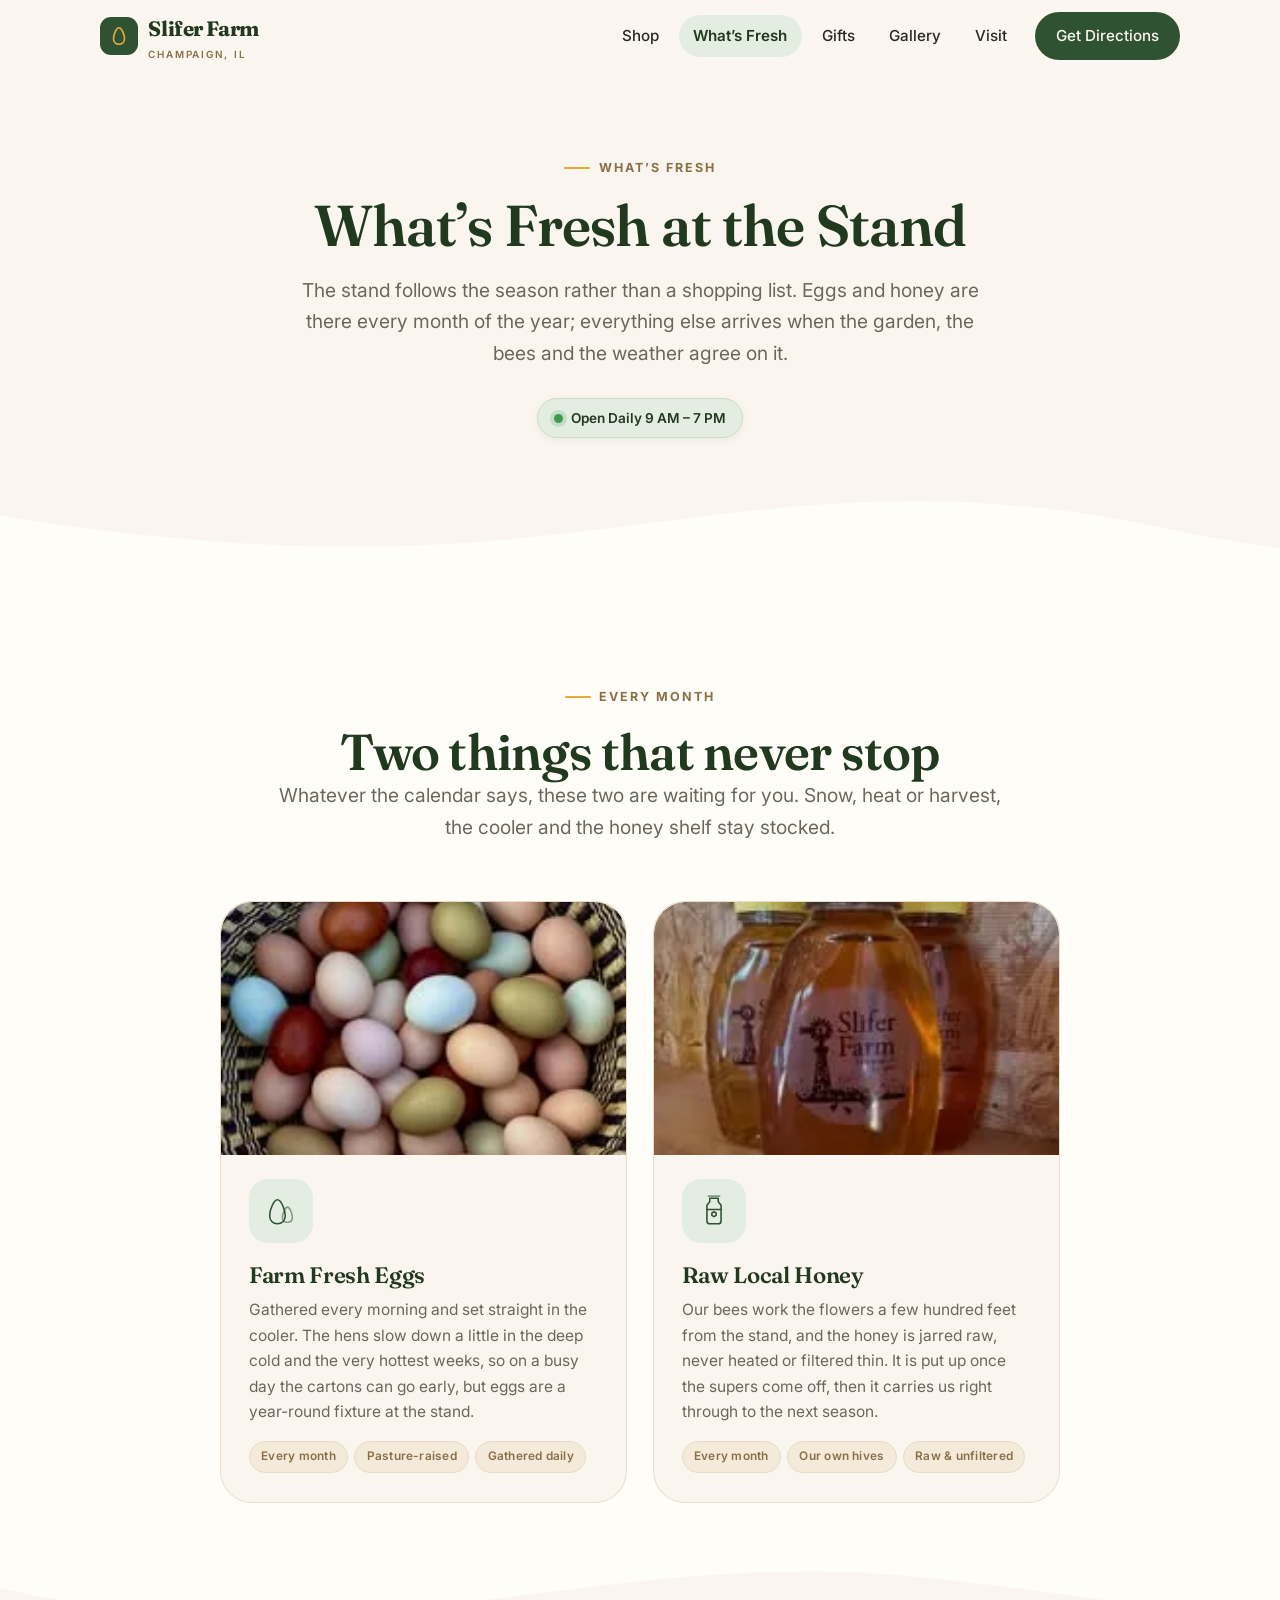
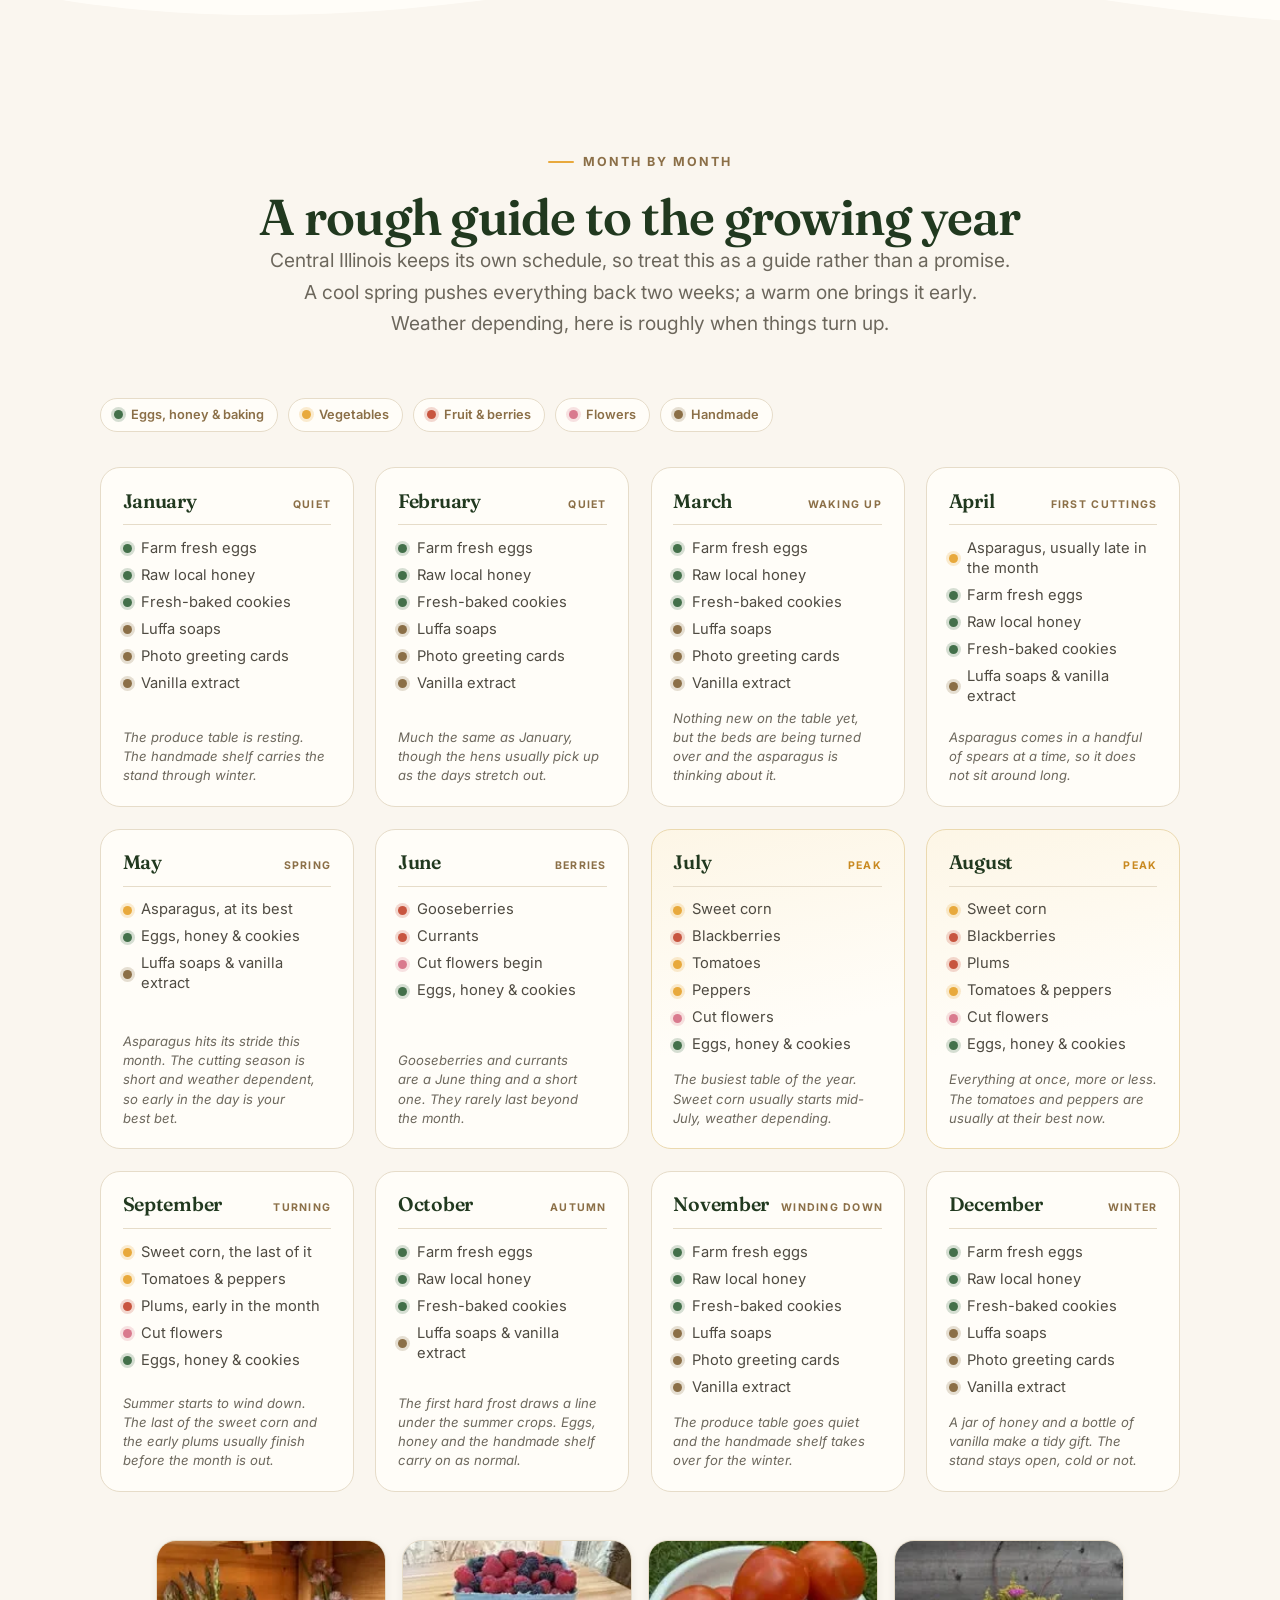
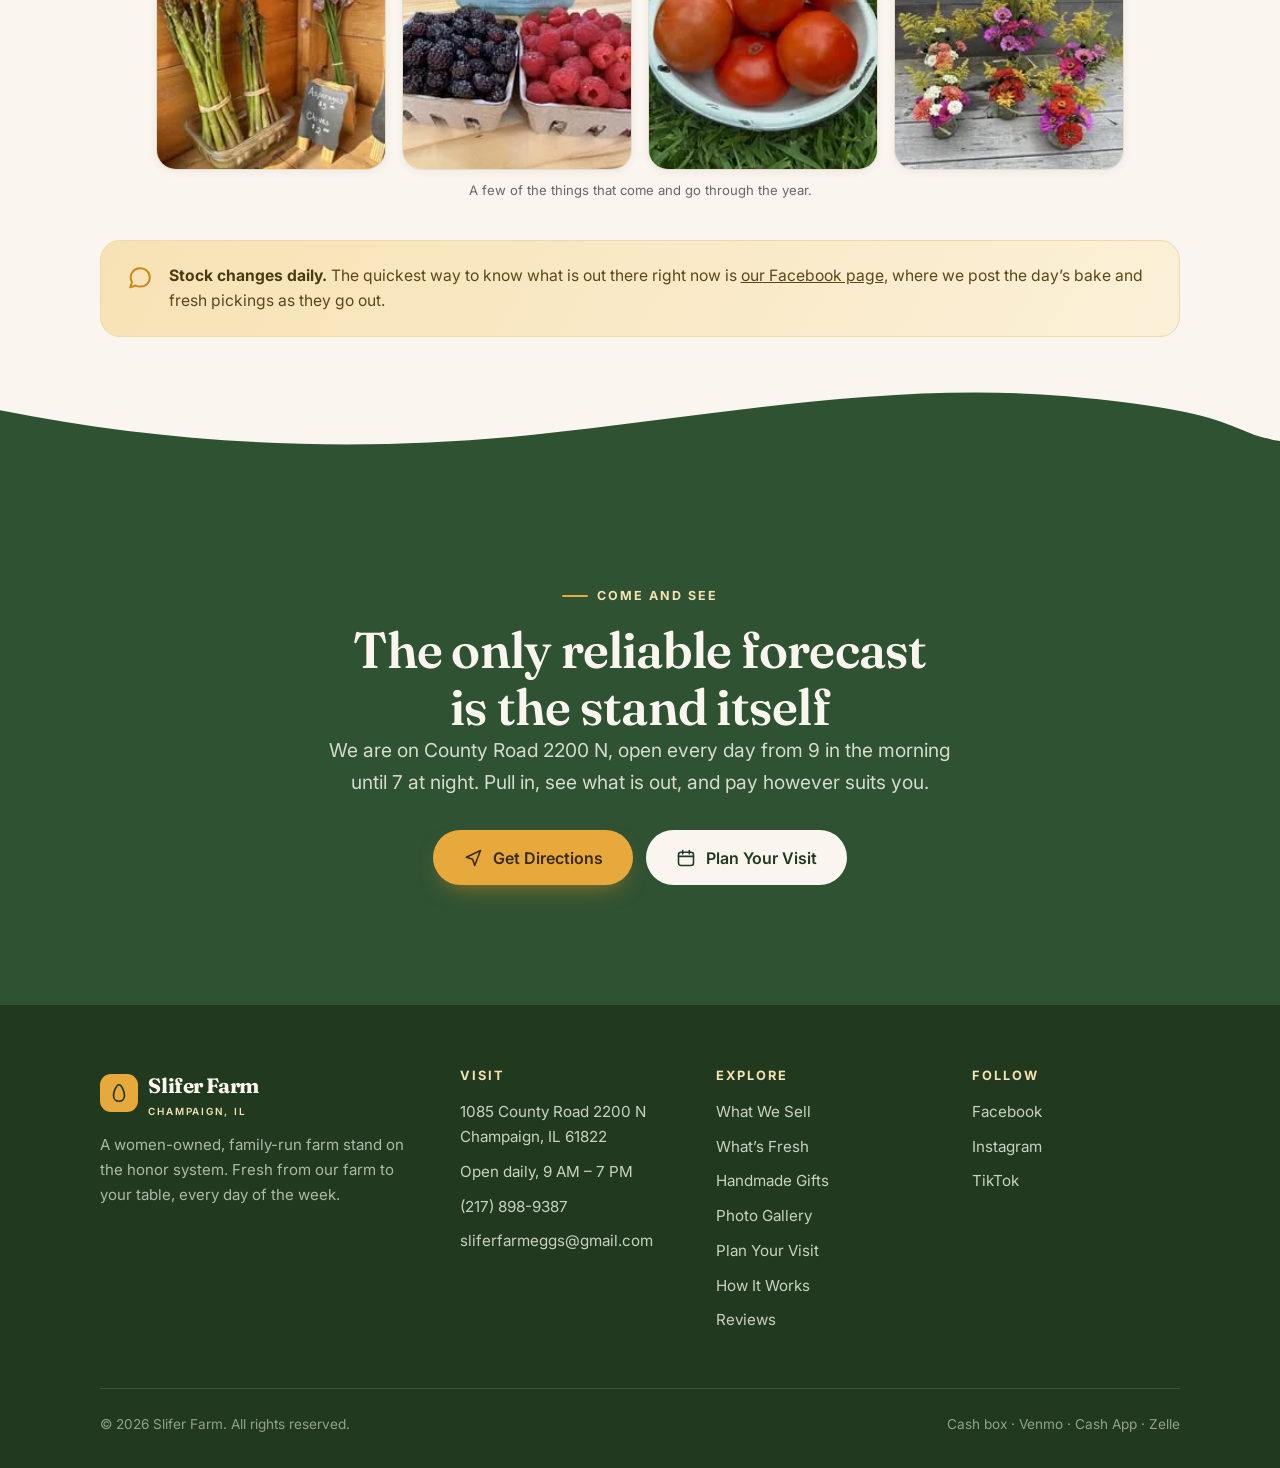
<file: whats-fresh.html>
<!DOCTYPE html>
<html lang="en">
<head>
<meta charset="utf-8">
<meta name="viewport" content="width=device-width, initial-scale=1">
<meta name="theme-color" content="#2F5233">

<title>Seasonal Produce &amp; Sweet Corn | Slifer Farm, Champaign IL</title>
<meta name="description" content="Month by month, what is usually on the Slifer Farm stand in Champaign, Illinois: sweet corn, berries, tomatoes, flowers, plus eggs and raw honey all year.">
<meta name="keywords" content="sweet corn Champaign, fresh eggs near me, seasonal produce Champaign IL, blackberries Champaign, farm stand Champaign IL, local honey Illinois, Slifer Farm">
<meta name="author" content="Slifer Farm">
<meta name="robots" content="index, follow, max-image-preview:large">

<link rel="canonical" href="https://sliferfarm.com/whats-fresh.html">

<!-- Open Graph -->
<meta property="og:type" content="website">
<meta property="og:site_name" content="Slifer Farm">
<meta property="og:title" content="What&rsquo;s Fresh at the Stand | Slifer Farm, Champaign IL">
<meta property="og:description" content="A month-by-month look at what is usually on the stand: sweet corn, blackberries, tomatoes, plums and cut flowers, with fresh eggs and raw honey all year round.">
<meta property="og:url" content="https://sliferfarm.com/whats-fresh.html">
<meta property="og:locale" content="en_US">
<meta property="og:image" content="https://sliferfarm.com/assets/og-image.jpg">
<meta property="og:image:width" content="1200">
<meta property="og:image:height" content="630">
<meta property="og:image:alt" content="Seasonal produce on the Slifer Farm self-serve stand in Champaign, Illinois">

<!-- Twitter / X -->
<meta name="twitter:card" content="summary_large_image">
<meta name="twitter:title" content="What&rsquo;s Fresh at the Stand | Slifer Farm, Champaign IL">
<meta name="twitter:description" content="Sweet corn, berries, tomatoes and flowers as they come in, plus fresh eggs and raw local honey every month of the year.">
<meta name="twitter:image" content="https://sliferfarm.com/assets/og-image.jpg">

<!-- Geo -->
<meta name="geo.region" content="US-IL">
<meta name="geo.placename" content="Champaign, Illinois">

<!-- Favicon: inline SVG egg-on-cream so there is no extra request. -->
<link rel="icon" href="data:image/svg+xml,%3Csvg xmlns='http://www.w3.org/2000/svg' viewBox='0 0 64 64'%3E%3Crect width='64' height='64' rx='14' fill='%232F5233'/%3E%3Cellipse cx='32' cy='34' rx='16' ry='20' fill='%23FAF6EF'/%3E%3Ccircle cx='32' cy='34' r='6' fill='%23E8A93C'/%3E%3C/svg%3E">

<!-- Fonts -->
<link rel="preconnect" href="https://fonts.googleapis.com">
<link rel="preconnect" href="https://fonts.gstatic.com" crossorigin>
<link rel="stylesheet" href="https://fonts.googleapis.com/css2?family=Fraunces:opsz,wght@9..144,400;9..144,600;9..144,700&family=Inter:wght@400;500;600;700&display=swap">

<link rel="stylesheet" href="assets/site.css">

<!-- ============================================================
     PAGE-SPECIFIC STYLES - the month-by-month calendar only.
     Everything else comes from assets/site.css.
     ============================================================ -->
<style>
/* Compact page hero */
.pagehead{padding-block:clamp(2.75rem,2rem + 4vw,4.75rem) clamp(4.5rem,3.5rem + 6vw,7.5rem)}
.pagehead h1{font-size:clamp(2.1rem,1.5rem + 3vw,3.6rem);margin-bottom:1rem}
.pagehead .lede{margin-bottom:1.75rem}
.pagehead .badge{margin-bottom:0}

/* Category key */
.key{
  display:flex;flex-wrap:wrap;gap:.5rem .65rem;
  margin:0 0 clamp(1.75rem,1.4rem + 1vw,2.5rem);
  list-style:none;padding:0;
}
.key li{
  display:inline-flex;align-items:center;gap:.5rem;
  font-size:.8rem;font-weight:600;color:var(--brown);
  background:var(--paper);border:1px solid var(--line);
  border-radius:var(--radius-pill);padding:.35rem .8rem;
}

/* Color pip shared by the key and every month list */
.pip{
  width:9px;height:9px;flex:none;border-radius:50%;
  background:var(--pip,var(--brown-soft));
  box-shadow:0 0 0 3px color-mix(in srgb, var(--pip,var(--brown-soft)) 22%, transparent);
}
.pip--staple{--pip:#43704A}
.pip--produce{--pip:#E8A93C}
.pip--fruit{--pip:#C8553F}
.pip--flower{--pip:#D97A8E}
.pip--gift{--pip:#8B6F47}

/* Month grid */
.months{
  display:grid;gap:clamp(.9rem,.6rem + 1vw,1.35rem);
  grid-template-columns:repeat(auto-fit,minmax(228px,1fr));
}
.month{
  position:relative;display:flex;flex-direction:column;
  background:var(--paper);border:1px solid var(--line);
  border-radius:var(--radius);padding:1.4rem 1.35rem 1.3rem;
  transition:transform .3s var(--ease), box-shadow .3s var(--ease),
             border-color .3s var(--ease);
}
.month:hover{transform:translateY(-4px);box-shadow:var(--shadow);border-color:var(--brown-soft)}

.month__top{
  display:flex;align-items:baseline;justify-content:space-between;
  gap:.75rem;border-bottom:1px solid var(--line);
  padding-bottom:.7rem;margin-bottom:.85rem;
}
.month h3{font-size:1.22rem}
.month__season{
  font-size:.66rem;font-weight:700;letter-spacing:.12em;text-transform:uppercase;
  color:var(--brown);white-space:nowrap;
}
.month--peak{background:linear-gradient(168deg,#FDF6E6,var(--paper) 62%);border-color:#EBD9AF}
.month--peak .month__season{color:var(--gold-deep)}

.month__list{list-style:none;padding:0;margin:0;display:grid;gap:.45rem}
.month__list li{
  display:flex;align-items:center;gap:.6rem;
  font-size:.92rem;line-height:1.35;color:#4F4B42;
}
.month__note{
  margin-top:auto;padding-top:.95rem;font-size:.82rem;
  color:var(--muted);font-style:italic;line-height:1.45;
}

/* Year-round pair reads better as a two-up on wide screens */
.cards--pair{grid-template-columns:repeat(auto-fit,minmax(300px,1fr));max-width:840px;margin-inline:auto}

.fresh__close p{max-width:52ch;margin-inline:auto}
.fresh__actions{display:flex;flex-wrap:wrap;gap:.85rem;justify-content:center;margin-top:2rem}
</style>
</head>

<body>
<a class="skip" href="#main">Skip to main content</a>

<!-- ============================================================
     NAV
     ============================================================ -->
<header class="nav" id="nav">
  <div class="wrap nav__inner">
    <a class="brand" href="#top" aria-label="Slifer Farm home">
      <span class="brand__mark" aria-hidden="true">
        <svg viewBox="0 0 24 24" fill="none" stroke="currentColor" stroke-width="1.8" stroke-linecap="round" stroke-linejoin="round">
          <path d="M12 21c-3.6 0-6-2.6-6-6.2C6 10.4 9.2 3 12 3s6 7.4 6 11.8C18 18.4 15.6 21 12 21Z"/>
        </svg>
      </span>
      <span>Slifer Farm
        <small>Champaign, IL</small>
      </span>
    </a>

    <button class="nav__toggle" id="navToggle" aria-expanded="false" aria-controls="navLinks" aria-label="Open menu">
      <span aria-hidden="true"></span>
    </button>

    <nav class="nav__links" id="navLinks" aria-label="Primary">
      <a href="index.html#shop">Shop</a>
      <a href="whats-fresh.html" aria-current="page">What&rsquo;s Fresh</a>
      <a href="gifts.html">Gifts</a>
      <a href="gallery.html">Gallery</a>
      <a href="visit.html">Visit</a>
      <a class="nav__cta" href="https://www.google.com/maps/dir/?api=1&amp;destination=1085+County+Road+2200+N%2C+Champaign%2C+IL+61822" target="_blank" rel="noopener">Get Directions</a>
    </nav>
  </div>
</header>

<main id="main">

<!-- ============================================================
     PAGE HERO
     ============================================================ -->
<section class="section section--cream pagehead" id="top">
  <div class="wrap narrow center reveal">
    <span class="eyebrow">What&rsquo;s Fresh</span>
    <h1>What&rsquo;s Fresh at the Stand</h1>
    <p class="lede">The stand follows the season rather than a shopping list. Eggs and honey are there every month of the year; everything else arrives when the garden, the bees and the weather agree on it.</p>
    <span class="badge badge--open"><span class="dot" aria-hidden="true"></span> Open Daily 9&nbsp;AM &ndash; 7&nbsp;PM</span>
  </div>

  <div class="divider divider--bottom" aria-hidden="true">
    <svg viewBox="0 0 1440 100" preserveAspectRatio="none"><path d="M0 100V44c180 34 360 50 540 34s360-62 540-52 240 44 360 60v14Z" fill="#FFFDF8"/></svg>
  </div>
</section>

<!-- ============================================================
     YEAR-ROUND
     ============================================================ -->
<section class="section section--paper" id="year-round">
  <div class="wrap">
    <div class="head center reveal">
      <span class="eyebrow">Every Month</span>
      <h2>Two things that never stop</h2>
      <p class="lede">Whatever the calendar says, these two are waiting for you. Snow, heat or harvest, the cooler and the honey shelf stay stocked.</p>
    </div>

    <div class="cards cards--pair">

      <article class="card reveal">
        <div class="card__photo">
          <picture>
            <source srcset="assets/gallery-02.webp" type="image/webp">
            <img src="assets/gallery-02.jpg" alt="Woven basket heaped with blue, green, brown and cream eggs from Slifer Farm"
                 width="206" height="206" loading="lazy" decoding="async">
          </picture>
        </div>
        <div class="card__icon" aria-hidden="true">
          <svg viewBox="0 0 48 48" fill="none" stroke="currentColor" stroke-width="2.2" stroke-linecap="round" stroke-linejoin="round">
            <path d="M19 42c-6.6 0-11-4.8-11-11.4C8 22.4 13.9 8 19 8s11 14.4 11 22.6C30 37.2 25.6 42 19 42Z"/>
            <path d="M33 40c-4.2 0-7-3-7-7.2 0-5.2 3.8-14.3 7-14.3s7 9.1 7 14.3c0 4.2-2.8 7.2-7 7.2Z" opacity=".55"/>
          </svg>
        </div>
        <h3>Farm Fresh Eggs</h3>
        <p>Gathered every morning and set straight in the cooler. The hens slow down a little in the deep cold and the very hottest weeks, so on a busy day the cartons can go early, but eggs are a year-round fixture at the stand.</p>
        <ul class="tags"><li class="tag">Every month</li><li class="tag">Pasture-raised</li><li class="tag">Gathered daily</li></ul>
      </article>

      <article class="card reveal" style="--delay:90ms">
        <div class="card__photo">
          <picture>
            <source srcset="assets/gallery-14.webp" type="image/webp">
            <img src="assets/gallery-14.jpg" alt="Three jars of Slifer Farm raw honey glowing amber under yellow lids"
                 width="206" height="206" loading="lazy" decoding="async">
          </picture>
        </div>
        <div class="card__icon" aria-hidden="true">
          <svg viewBox="0 0 48 48" fill="none" stroke="currentColor" stroke-width="2.2" stroke-linecap="round" stroke-linejoin="round">
            <path d="M18 6h12v5l4 5v22a4 4 0 0 1-4 4H18a4 4 0 0 1-4-4V16l4-5Z"/>
            <path d="M14 22h20"/>
            <path d="m24 25 3 1.8v3.4L24 32l-3-1.8v-3.4L24 25Z"/>
            <path d="M16 3h16" opacity=".55"/>
          </svg>
        </div>
        <h3>Raw Local Honey</h3>
        <p>Our bees work the flowers a few hundred feet from the stand, and the honey is jarred raw, never heated or filtered thin. It is put up once the supers come off, then it carries us right through to the next season.</p>
        <ul class="tags"><li class="tag">Every month</li><li class="tag">Our own hives</li><li class="tag">Raw &amp; unfiltered</li></ul>
      </article>

    </div>
  </div>

  <div class="divider divider--bottom" aria-hidden="true">
    <svg viewBox="0 0 1440 100" preserveAspectRatio="none"><path d="M0 100V52c150 40 330 44 500 22s340-58 520-38 280 46 420 58v6Z" fill="#FAF6EF"/></svg>
  </div>
</section>

<!-- ============================================================
     MONTH BY MONTH
     ============================================================ -->
<section class="section section--cream" id="calendar">
  <div class="wrap">
    <div class="head center reveal">
      <span class="eyebrow">Month by Month</span>
      <h2>A rough guide to the growing year</h2>
      <p class="lede">Central Illinois keeps its own schedule, so treat this as a guide rather than a promise. A cool spring pushes everything back two weeks; a warm one brings it early. Weather depending, here is roughly when things turn up.</p>
    </div>

    <ul class="key reveal" aria-label="What the colors mean">
      <li><span class="pip pip--staple" aria-hidden="true"></span> Eggs, honey &amp; baking</li>
      <li><span class="pip pip--produce" aria-hidden="true"></span> Vegetables</li>
      <li><span class="pip pip--fruit" aria-hidden="true"></span> Fruit &amp; berries</li>
      <li><span class="pip pip--flower" aria-hidden="true"></span> Flowers</li>
      <li><span class="pip pip--gift" aria-hidden="true"></span> Handmade</li>
    </ul>

    <div class="months">

      <article class="month reveal">
        <div class="month__top">
          <h3>January</h3>
          <span class="month__season">Quiet</span>
        </div>
        <ul class="month__list">
          <li><span class="pip pip--staple" aria-hidden="true"></span><span class="sr-only">Eggs, honey and baking:</span>Farm fresh eggs</li>
          <li><span class="pip pip--staple" aria-hidden="true"></span><span class="sr-only">Eggs, honey and baking:</span>Raw local honey</li>
          <li><span class="pip pip--staple" aria-hidden="true"></span><span class="sr-only">Eggs, honey and baking:</span>Fresh-baked cookies</li>
          <li><span class="pip pip--gift" aria-hidden="true"></span><span class="sr-only">Handmade:</span>Luffa soaps</li>
          <li><span class="pip pip--gift" aria-hidden="true"></span><span class="sr-only">Handmade:</span>Photo greeting cards</li>
          <li><span class="pip pip--gift" aria-hidden="true"></span><span class="sr-only">Handmade:</span>Vanilla extract</li>
        </ul>
        <p class="month__note">The produce table is resting. The handmade shelf carries the stand through winter.</p>
      </article>

      <article class="month reveal" style="--delay:60ms">
        <div class="month__top">
          <h3>February</h3>
          <span class="month__season">Quiet</span>
        </div>
        <ul class="month__list">
          <li><span class="pip pip--staple" aria-hidden="true"></span><span class="sr-only">Eggs, honey and baking:</span>Farm fresh eggs</li>
          <li><span class="pip pip--staple" aria-hidden="true"></span><span class="sr-only">Eggs, honey and baking:</span>Raw local honey</li>
          <li><span class="pip pip--staple" aria-hidden="true"></span><span class="sr-only">Eggs, honey and baking:</span>Fresh-baked cookies</li>
          <li><span class="pip pip--gift" aria-hidden="true"></span><span class="sr-only">Handmade:</span>Luffa soaps</li>
          <li><span class="pip pip--gift" aria-hidden="true"></span><span class="sr-only">Handmade:</span>Photo greeting cards</li>
          <li><span class="pip pip--gift" aria-hidden="true"></span><span class="sr-only">Handmade:</span>Vanilla extract</li>
        </ul>
        <p class="month__note">Much the same as January, though the hens usually pick up as the days stretch out.</p>
      </article>

      <article class="month reveal" style="--delay:120ms">
        <div class="month__top">
          <h3>March</h3>
          <span class="month__season">Waking up</span>
        </div>
        <ul class="month__list">
          <li><span class="pip pip--staple" aria-hidden="true"></span><span class="sr-only">Eggs, honey and baking:</span>Farm fresh eggs</li>
          <li><span class="pip pip--staple" aria-hidden="true"></span><span class="sr-only">Eggs, honey and baking:</span>Raw local honey</li>
          <li><span class="pip pip--staple" aria-hidden="true"></span><span class="sr-only">Eggs, honey and baking:</span>Fresh-baked cookies</li>
          <li><span class="pip pip--gift" aria-hidden="true"></span><span class="sr-only">Handmade:</span>Luffa soaps</li>
          <li><span class="pip pip--gift" aria-hidden="true"></span><span class="sr-only">Handmade:</span>Photo greeting cards</li>
          <li><span class="pip pip--gift" aria-hidden="true"></span><span class="sr-only">Handmade:</span>Vanilla extract</li>
        </ul>
        <p class="month__note">Nothing new on the table yet, but the beds are being turned over and the asparagus is thinking about it.</p>
      </article>

      <article class="month reveal" style="--delay:180ms">
        <div class="month__top">
          <h3>April</h3>
          <span class="month__season">First cuttings</span>
        </div>
        <ul class="month__list">
          <li><span class="pip pip--produce" aria-hidden="true"></span><span class="sr-only">Vegetables:</span>Asparagus, usually late in the month</li>
          <li><span class="pip pip--staple" aria-hidden="true"></span><span class="sr-only">Eggs, honey and baking:</span>Farm fresh eggs</li>
          <li><span class="pip pip--staple" aria-hidden="true"></span><span class="sr-only">Eggs, honey and baking:</span>Raw local honey</li>
          <li><span class="pip pip--staple" aria-hidden="true"></span><span class="sr-only">Eggs, honey and baking:</span>Fresh-baked cookies</li>
          <li><span class="pip pip--gift" aria-hidden="true"></span><span class="sr-only">Handmade:</span>Luffa soaps &amp; vanilla extract</li>
        </ul>
        <p class="month__note">Asparagus comes in a handful of spears at a time, so it does not sit around long.</p>
      </article>

      <article class="month reveal" style="--delay:240ms">
        <div class="month__top">
          <h3>May</h3>
          <span class="month__season">Spring</span>
        </div>
        <ul class="month__list">
          <li><span class="pip pip--produce" aria-hidden="true"></span><span class="sr-only">Vegetables:</span>Asparagus, at its best</li>
          <li><span class="pip pip--staple" aria-hidden="true"></span><span class="sr-only">Eggs, honey and baking:</span>Eggs, honey &amp; cookies</li>
          <li><span class="pip pip--gift" aria-hidden="true"></span><span class="sr-only">Handmade:</span>Luffa soaps &amp; vanilla extract</li>
        </ul>
        <p class="month__note">Asparagus hits its stride this month. The cutting season is short and weather dependent, so early in the day is your best bet.</p>
      </article>

      <article class="month reveal" style="--delay:300ms">
        <div class="month__top">
          <h3>June</h3>
          <span class="month__season">Berries</span>
        </div>
        <ul class="month__list">
          <li><span class="pip pip--fruit" aria-hidden="true"></span><span class="sr-only">Fruit and berries:</span>Gooseberries</li>
          <li><span class="pip pip--fruit" aria-hidden="true"></span><span class="sr-only">Fruit and berries:</span>Currants</li>
          <li><span class="pip pip--flower" aria-hidden="true"></span><span class="sr-only">Flowers:</span>Cut flowers begin</li>
          <li><span class="pip pip--staple" aria-hidden="true"></span><span class="sr-only">Eggs, honey and baking:</span>Eggs, honey &amp; cookies</li>
        </ul>
        <p class="month__note">Gooseberries and currants are a June thing and a short one. They rarely last beyond the month.</p>
      </article>

      <article class="month month--peak reveal" style="--delay:360ms">
        <div class="month__top">
          <h3>July</h3>
          <span class="month__season">Peak</span>
        </div>
        <ul class="month__list">
          <li><span class="pip pip--produce" aria-hidden="true"></span><span class="sr-only">Vegetables:</span>Sweet corn</li>
          <li><span class="pip pip--fruit" aria-hidden="true"></span><span class="sr-only">Fruit and berries:</span>Blackberries</li>
          <li><span class="pip pip--produce" aria-hidden="true"></span><span class="sr-only">Vegetables:</span>Tomatoes</li>
          <li><span class="pip pip--produce" aria-hidden="true"></span><span class="sr-only">Vegetables:</span>Peppers</li>
          <li><span class="pip pip--flower" aria-hidden="true"></span><span class="sr-only">Flowers:</span>Cut flowers</li>
          <li><span class="pip pip--staple" aria-hidden="true"></span><span class="sr-only">Eggs, honey and baking:</span>Eggs, honey &amp; cookies</li>
        </ul>
        <p class="month__note">The busiest table of the year. Sweet corn usually starts mid-July, weather depending.</p>
      </article>

      <article class="month month--peak reveal" style="--delay:420ms">
        <div class="month__top">
          <h3>August</h3>
          <span class="month__season">Peak</span>
        </div>
        <ul class="month__list">
          <li><span class="pip pip--produce" aria-hidden="true"></span><span class="sr-only">Vegetables:</span>Sweet corn</li>
          <li><span class="pip pip--fruit" aria-hidden="true"></span><span class="sr-only">Fruit and berries:</span>Blackberries</li>
          <li><span class="pip pip--fruit" aria-hidden="true"></span><span class="sr-only">Fruit and berries:</span>Plums</li>
          <li><span class="pip pip--produce" aria-hidden="true"></span><span class="sr-only">Vegetables:</span>Tomatoes &amp; peppers</li>
          <li><span class="pip pip--flower" aria-hidden="true"></span><span class="sr-only">Flowers:</span>Cut flowers</li>
          <li><span class="pip pip--staple" aria-hidden="true"></span><span class="sr-only">Eggs, honey and baking:</span>Eggs, honey &amp; cookies</li>
        </ul>
        <p class="month__note">Everything at once, more or less. The tomatoes and peppers are usually at their best now.</p>
      </article>

      <article class="month reveal" style="--delay:480ms">
        <div class="month__top">
          <h3>September</h3>
          <span class="month__season">Turning</span>
        </div>
        <ul class="month__list">
          <li><span class="pip pip--produce" aria-hidden="true"></span><span class="sr-only">Vegetables:</span>Sweet corn, the last of it</li>
          <li><span class="pip pip--produce" aria-hidden="true"></span><span class="sr-only">Vegetables:</span>Tomatoes &amp; peppers</li>
          <li><span class="pip pip--fruit" aria-hidden="true"></span><span class="sr-only">Fruit and berries:</span>Plums, early in the month</li>
          <li><span class="pip pip--flower" aria-hidden="true"></span><span class="sr-only">Flowers:</span>Cut flowers</li>
          <li><span class="pip pip--staple" aria-hidden="true"></span><span class="sr-only">Eggs, honey and baking:</span>Eggs, honey &amp; cookies</li>
        </ul>
        <p class="month__note">Summer starts to wind down. The last of the sweet corn and the early plums usually finish before the month is out.</p>
      </article>

      <article class="month reveal" style="--delay:540ms">
        <div class="month__top">
          <h3>October</h3>
          <span class="month__season">Autumn</span>
        </div>
        <ul class="month__list">
          <li><span class="pip pip--staple" aria-hidden="true"></span><span class="sr-only">Eggs, honey and baking:</span>Farm fresh eggs</li>
          <li><span class="pip pip--staple" aria-hidden="true"></span><span class="sr-only">Eggs, honey and baking:</span>Raw local honey</li>
          <li><span class="pip pip--staple" aria-hidden="true"></span><span class="sr-only">Eggs, honey and baking:</span>Fresh-baked cookies</li>
          <li><span class="pip pip--gift" aria-hidden="true"></span><span class="sr-only">Handmade:</span>Luffa soaps &amp; vanilla extract</li>
        </ul>
        <p class="month__note">The first hard frost draws a line under the summer crops. Eggs, honey and the handmade shelf carry on as normal.</p>
      </article>

      <article class="month reveal" style="--delay:600ms">
        <div class="month__top">
          <h3>November</h3>
          <span class="month__season">Winding down</span>
        </div>
        <ul class="month__list">
          <li><span class="pip pip--staple" aria-hidden="true"></span><span class="sr-only">Eggs, honey and baking:</span>Farm fresh eggs</li>
          <li><span class="pip pip--staple" aria-hidden="true"></span><span class="sr-only">Eggs, honey and baking:</span>Raw local honey</li>
          <li><span class="pip pip--staple" aria-hidden="true"></span><span class="sr-only">Eggs, honey and baking:</span>Fresh-baked cookies</li>
          <li><span class="pip pip--gift" aria-hidden="true"></span><span class="sr-only">Handmade:</span>Luffa soaps</li>
          <li><span class="pip pip--gift" aria-hidden="true"></span><span class="sr-only">Handmade:</span>Photo greeting cards</li>
          <li><span class="pip pip--gift" aria-hidden="true"></span><span class="sr-only">Handmade:</span>Vanilla extract</li>
        </ul>
        <p class="month__note">The produce table goes quiet and the handmade shelf takes over for the winter.</p>
      </article>

      <article class="month reveal" style="--delay:660ms">
        <div class="month__top">
          <h3>December</h3>
          <span class="month__season">Winter</span>
        </div>
        <ul class="month__list">
          <li><span class="pip pip--staple" aria-hidden="true"></span><span class="sr-only">Eggs, honey and baking:</span>Farm fresh eggs</li>
          <li><span class="pip pip--staple" aria-hidden="true"></span><span class="sr-only">Eggs, honey and baking:</span>Raw local honey</li>
          <li><span class="pip pip--staple" aria-hidden="true"></span><span class="sr-only">Eggs, honey and baking:</span>Fresh-baked cookies</li>
          <li><span class="pip pip--gift" aria-hidden="true"></span><span class="sr-only">Handmade:</span>Luffa soaps</li>
          <li><span class="pip pip--gift" aria-hidden="true"></span><span class="sr-only">Handmade:</span>Photo greeting cards</li>
          <li><span class="pip pip--gift" aria-hidden="true"></span><span class="sr-only">Handmade:</span>Vanilla extract</li>
        </ul>
        <p class="month__note">A jar of honey and a bottle of vanilla make a tidy gift. The stand stays open, cold or not.</p>
      </article>

    </div>

    <div class="reveal" style="margin-top:clamp(2rem,1.5rem + 2vw,3rem)">
      <ul class="photo-band" aria-label="A few things that come and go through the year">
        <li>
          <picture>
            <source srcset="assets/gallery-16.webp" type="image/webp">
            <img src="assets/gallery-16.jpg" alt="Standing bundles of fresh asparagus with a chalkboard price sign at the Slifer Farm stand"
                 width="206" height="206" loading="lazy" decoding="async">
          </picture>
        </li>
        <li>
          <picture>
            <source srcset="assets/gallery-07.webp" type="image/webp">
            <img src="assets/gallery-07.jpg" alt="Cartons of raspberries and blackberries on a wooden shelf at the Slifer Farm stand"
                 width="206" height="206" loading="lazy" decoding="async">
          </picture>
        </li>
        <li>
          <picture>
            <source srcset="assets/gallery-05.webp" type="image/webp">
            <img src="assets/gallery-05.jpg" alt="Ripe red tomatoes in a white enamel bowl at Slifer Farm"
                 width="206" height="206" loading="lazy" decoding="async">
          </picture>
        </li>
        <li>
          <picture>
            <source srcset="assets/gallery-08.webp" type="image/webp">
            <img src="assets/gallery-08.jpg" alt="Zinnia bouquets in jars on the Slifer Farm stand counter"
                 width="206" height="206" loading="lazy" decoding="async">
          </picture>
        </li>
      </ul>
      <span class="photo-cap">A few of the things that come and go through the year.</span>
    </div>

    <aside class="note reveal">
      <svg viewBox="0 0 24 24" fill="none" stroke="currentColor" stroke-width="1.9" stroke-linecap="round" stroke-linejoin="round" aria-hidden="true">
        <path d="M21 11.5a8.4 8.4 0 0 1-9 8.4 8.9 8.9 0 0 1-3.9-.9L3 20.5l1.6-4.8A8.4 8.4 0 0 1 12 3.1a8.4 8.4 0 0 1 9 8.4Z"/>
      </svg>
      <p><strong>Stock changes daily.</strong> The quickest way to know what is out there right now is <a href="https://www.facebook.com/SliferFarm" target="_blank" rel="noopener">our Facebook page</a>, where we post the day&rsquo;s bake and fresh pickings as they go out.</p>
    </aside>
  </div>

  <div class="divider divider--bottom" aria-hidden="true">
    <svg viewBox="0 0 1440 100" preserveAspectRatio="none"><path d="M0 100V38c200 46 400 56 600 32s400-70 600-50 180 48 240 58v22Z" fill="#2F5233"/></svg>
  </div>
</section>

<!-- ============================================================
     CLOSING BAND
     ============================================================ -->
<section class="section section--green" id="come-see">
  <div class="wrap narrow center fresh__close reveal">
    <span class="eyebrow">Come and See</span>
    <h2>The only reliable forecast is the stand itself</h2>
    <p class="lede">We are on County Road 2200 N, open every day from 9 in the morning until 7 at night. Pull in, see what is out, and pay however suits you.</p>
    <div class="fresh__actions">
      <a class="btn btn--gold" href="https://www.google.com/maps/dir/?api=1&amp;destination=1085+County+Road+2200+N%2C+Champaign%2C+IL+61822" target="_blank" rel="noopener">
        <svg viewBox="0 0 24 24" fill="none" stroke="currentColor" stroke-width="1.9" stroke-linecap="round" stroke-linejoin="round" aria-hidden="true"><path d="M21 3 14 21l-2.4-7.6L4 11z"/></svg>
        Get Directions
      </a>
      <a class="btn btn--onDark" href="visit.html">
        <svg viewBox="0 0 24 24" fill="none" stroke="currentColor" stroke-width="1.9" stroke-linecap="round" stroke-linejoin="round" aria-hidden="true"><rect x="3" y="5" width="18" height="16" rx="3"/><path d="M3 10h18M8 3v4M16 3v4"/></svg>
        Plan Your Visit
      </a>
    </div>
  </div>
</section>

</main>

<!-- ============================================================
     FOOTER
     ============================================================ -->
<footer class="footer" id="contact">
  <div class="wrap">
    <div class="footer__grid">

      <div>
        <a class="brand" href="#top" aria-label="Slifer Farm home">
          <span class="brand__mark" aria-hidden="true">
            <svg viewBox="0 0 24 24" fill="none" stroke="currentColor" stroke-width="1.8" stroke-linecap="round" stroke-linejoin="round">
              <path d="M12 21c-3.6 0-6-2.6-6-6.2C6 10.4 9.2 3 12 3s6 7.4 6 11.8C18 18.4 15.6 21 12 21Z"/>
            </svg>
          </span>
          <span>Slifer Farm<small>Champaign, IL</small></span>
        </a>
        <p>A women-owned, family-run farm stand on the honor system. Fresh from our farm to your table, every day of the week.</p>
      </div>

      <div>
        <h3>Visit</h3>
        <ul>
          <li><a href="https://www.google.com/maps/search/?api=1&amp;query=1085+County+Road+2200+N%2C+Champaign%2C+IL+61822" target="_blank" rel="noopener">1085 County Road 2200 N<br>Champaign, IL 61822</a></li>
          <li>Open daily, 9 AM &ndash; 7 PM</li>
          <li><a href="tel:+12178989387">(217) 898-9387</a></li>
          <li><a href="mailto:sliferfarmeggs@gmail.com">sliferfarmeggs@gmail.com</a></li>
        </ul>
      </div>

      <div>
        <h3>Explore</h3>
        <ul>
          <li><a href="index.html#shop">What We Sell</a></li>
          <li><a href="whats-fresh.html">What&rsquo;s Fresh</a></li>
          <li><a href="gifts.html">Handmade Gifts</a></li>
          <li><a href="gallery.html">Photo Gallery</a></li>
          <li><a href="visit.html">Plan Your Visit</a></li>
          <li><a href="index.html#honor">How It Works</a></li>
          <li><a href="index.html#reviews">Reviews</a></li>
        </ul>
      </div>

      <div>
        <h3>Follow</h3>
        <ul>
          <li><a href="https://www.facebook.com/SliferFarm" target="_blank" rel="noopener">Facebook</a></li>
          <li><a href="https://www.instagram.com/sliferfarm" target="_blank" rel="noopener">Instagram</a></li>
          <li><a href="https://www.tiktok.com/@sliferfarm5554" target="_blank" rel="noopener">TikTok</a></li>
        </ul>
      </div>

    </div>

    <div class="footer__bar">
      <span>&copy; <span id="year">2026</span> Slifer Farm. All rights reserved.</span>
      <span>Cash box &middot; Venmo &middot; Cash App &middot; Zelle</span>
    </div>
  </div>
</footer>

<button class="totop" id="toTop" type="button" aria-label="Back to top">
  <svg viewBox="0 0 24 24" fill="none" stroke="currentColor" stroke-width="2.2" stroke-linecap="round" stroke-linejoin="round" aria-hidden="true"><path d="M12 19V5M5 12l7-7 7 7"/></svg>
</button>

<!-- ============================================================
     STRUCTURED DATA
     ============================================================ -->
<script type="application/ld+json">
{
  "@context": "https://schema.org",
  "@type": "BreadcrumbList",
  "itemListElement": [
    { "@type": "ListItem", "position": 1, "name": "Home", "item": "https://sliferfarm.com/" },
    { "@type": "ListItem", "position": 2, "name": "What's Fresh", "item": "https://sliferfarm.com/whats-fresh.html" }
  ]
}
</script>

<script src="assets/site.js" defer></script>
</body>
</html>
</file>
<file: assets/site.css>
/* ==========================================================================
   Slifer Farm - shared design system
   Loaded by every page (index, whats-fresh, visit, gifts, gallery).
   Page-specific rules live in a small <style> block on each page.
   No build step: plain CSS, edit directly.
   ========================================================================== */

/* ============================================================
   1. TOKENS + RESET
   ============================================================ */
:root{
  --cream:        #FAF6EF;
  --cream-deep:   #F3EADA;
  --paper:        #FFFDF8;
  --green:        #2F5233;
  --green-dark:   #21391F;
  --green-mid:    #43704A;
  --green-tint:   #E3EDE1;
  --gold:         #E8A93C;
  --gold-deep:    #C98A21;
  --gold-soft:    #F7E2B4;
  --brown:        #8B6F47;
  --brown-soft:   #D9C6A6;
  --ink:          #2A2823;
  --muted:        #6C675C;
  --line:         #E6DCC9;

  --radius-sm: 12px;
  --radius:    20px;
  --radius-lg: 32px;
  --radius-pill: 999px;

  --shadow-sm: 0 2px 8px rgba(42,40,35,.06);
  --shadow:    0 10px 30px -12px rgba(42,40,35,.18);
  --shadow-lg: 0 26px 60px -28px rgba(42,40,35,.34);

  --serif: "Fraunces", "Lora", Georgia, "Times New Roman", serif;
  --sans:  "Inter", -apple-system, BlinkMacSystemFont, "Segoe UI", Roboto, Helvetica, Arial, sans-serif;

  --wrap: 1160px;
  --gutter: clamp(1.25rem, 4vw, 2.5rem);
  --nav-h: 72px;
  --ease: cubic-bezier(.22,.68,.32,1);
}

*,*::before,*::after{box-sizing:border-box}
html{-webkit-text-size-adjust:100%}
body,h1,h2,h3,h4,p,figure,blockquote,ul,ol,dl,dd{margin:0}
ul[class],ol[class]{list-style:none;padding:0}
img,svg{display:block;max-width:100%}
img{height:auto}
button,input,select,textarea{font:inherit;color:inherit}
a{color:inherit}

html{scroll-behavior:smooth;scroll-padding-top:calc(var(--nav-h) + 16px)}

body{
  font-family:var(--sans);
  font-size:clamp(1rem,.97rem + .18vw,1.075rem);
  line-height:1.65;
  color:var(--ink);
  background:var(--cream);
  -webkit-font-smoothing:antialiased;
  overflow-x:hidden;
}

h1,h2,h3,.serif{
  font-family:var(--serif);
  font-weight:600;
  line-height:1.12;
  letter-spacing:-.015em;
  color:var(--green-dark);
  text-wrap:balance;
}
h1{font-size:clamp(2.5rem,1.6rem + 4.4vw,4.6rem)}
h2{font-size:clamp(2rem,1.45rem + 2.5vw,3.15rem)}
h3{font-size:clamp(1.2rem,1.1rem + .45vw,1.4rem)}
p{text-wrap:pretty}

::selection{background:var(--gold-soft);color:var(--green-dark)}

:focus-visible{
  outline:3px solid var(--gold-deep);
  outline-offset:3px;
  border-radius:6px;
}

.wrap{width:100%;max-width:var(--wrap);margin-inline:auto;padding-inline:var(--gutter)}
.narrow{max-width:760px}
.center{text-align:center}
.sr-only{
  position:absolute;width:1px;height:1px;padding:0;margin:-1px;
  overflow:hidden;clip:rect(0 0 0 0);white-space:nowrap;border:0;
}
.skip{
  position:absolute;left:50%;top:-100px;transform:translateX(-50%);
  z-index:200;background:var(--green);color:var(--cream);
  padding:.75rem 1.25rem;border-radius:0 0 var(--radius-sm) var(--radius-sm);
  font-weight:600;text-decoration:none;transition:top .2s var(--ease);
}
.skip:focus{top:0}

/* ============================================================
   2. SHARED PIECES
   ============================================================ */
.section{position:relative;padding-block:clamp(4rem,3rem + 6vw,7.5rem)}
.section--paper{background:var(--paper)}
.section--cream{background:var(--cream)}
.section--deep{background:var(--cream-deep)}
.section--green{background:var(--green);color:#EFE9DC}
.section--green h2,.section--green h3{color:var(--cream)}

.eyebrow{
  display:inline-flex;align-items:center;gap:.55rem;
  font-family:var(--sans);font-size:.78rem;font-weight:700;
  letter-spacing:.16em;text-transform:uppercase;
  color:var(--brown);margin-bottom:1rem;
}
.eyebrow::before{
  content:"";width:26px;height:2px;border-radius:2px;background:var(--gold);
}
.section--green .eyebrow{color:var(--gold-soft)}
.section--green .eyebrow::before{background:var(--gold)}

.lede{
  font-size:clamp(1.05rem,1rem + .35vw,1.2rem);
  color:var(--muted);max-width:62ch;
}
.section--green .lede{color:#D6DCCF}

.head{margin-bottom:clamp(2.5rem,2rem + 2vw,3.75rem)}
.head.center .lede{margin-inline:auto}

/* Buttons */
.btn{
  display:inline-flex;align-items:center;justify-content:center;gap:.6rem;
  padding:.95rem 1.75rem;border-radius:var(--radius-pill);
  font-weight:600;font-size:1rem;line-height:1;text-decoration:none;
  border:2px solid transparent;cursor:pointer;
  transition:transform .2s var(--ease), box-shadow .2s var(--ease),
             background-color .2s var(--ease), color .2s var(--ease),
             border-color .2s var(--ease);
}
.btn svg{width:20px;height:20px;flex:none}
.btn:hover{transform:translateY(-2px)}
.btn:active{transform:translateY(0)}

.btn--primary{background:var(--green);color:var(--cream);box-shadow:var(--shadow)}
.btn--primary:hover{background:var(--green-dark);box-shadow:var(--shadow-lg)}

.btn--gold{background:var(--gold);color:#3A2A08;box-shadow:0 10px 24px -12px rgba(201,138,33,.9)}
.btn--gold:hover{background:#F0B851}

.btn--ghost{background:transparent;color:var(--green-dark);border-color:var(--brown-soft)}
.btn--ghost:hover{border-color:var(--green);background:rgba(47,82,51,.06)}

.btn--onDark{background:var(--cream);color:var(--green-dark)}
.btn--onDark:hover{background:#fff}

/* Curved dividers */
.divider{
  position:absolute;left:0;width:100%;line-height:0;pointer-events:none;
  z-index:1;
}
.divider--top{top:-1px}
.divider--bottom{bottom:-1px}
.divider svg{width:100%;height:clamp(44px,6vw,88px);display:block}

/* Scroll reveal */
.reveal{
  opacity:0;transform:translateY(26px);
  transition:opacity .7s var(--ease), transform .7s var(--ease);
  transition-delay:var(--delay,0ms);
}
.reveal.is-in{opacity:1;transform:none}

/* ============================================================
   3. NAV
   ============================================================ */
.nav{
  position:sticky;top:0;z-index:100;
  background:rgba(250,246,239,.82);
  backdrop-filter:saturate(160%) blur(14px);
  -webkit-backdrop-filter:saturate(160%) blur(14px);
  border-bottom:1px solid transparent;
  transition:border-color .3s var(--ease), box-shadow .3s var(--ease),
             background-color .3s var(--ease);
}
.nav.is-stuck{border-bottom-color:var(--line);box-shadow:0 4px 20px -14px rgba(42,40,35,.5)}

.nav__inner{
  display:flex;align-items:center;justify-content:space-between;gap:1rem;
  min-height:var(--nav-h);
}
.brand{
  display:inline-flex;align-items:center;gap:.65rem;
  text-decoration:none;font-family:var(--serif);font-weight:700;
  font-size:1.3rem;color:var(--green-dark);letter-spacing:-.02em;
}
.brand__mark{
  width:38px;height:38px;flex:none;border-radius:11px;background:var(--green);
  display:grid;place-items:center;color:var(--gold);
}
.brand__mark svg{width:22px;height:22px}
.brand small{
  display:block;font-family:var(--sans);font-size:.62rem;font-weight:600;
  letter-spacing:.18em;text-transform:uppercase;color:var(--brown);
  line-height:1;margin-top:.25rem;
}

.nav__links{display:flex;align-items:center;gap:.35rem}
.nav__links a{
  padding:.55rem .9rem;border-radius:var(--radius-pill);
  text-decoration:none;font-weight:500;font-size:.95rem;color:var(--ink);
  transition:background-color .2s var(--ease),color .2s var(--ease);
}
.nav__links a:hover{background:rgba(47,82,51,.08);color:var(--green-dark)}
.nav__links a.is-active,
.nav__links a[aria-current="page"]{color:var(--green-dark);background:var(--green-tint);font-weight:600}
.nav__links a[aria-current="page"]:hover{background:var(--green-tint)}
.nav__cta{margin-left:.5rem;padding:.7rem 1.3rem !important;background:var(--green);color:var(--cream) !important}
.nav__cta:hover{background:var(--green-dark) !important}

.nav__toggle{
  display:none;width:44px;height:44px;border:1px solid var(--line);
  border-radius:12px;background:var(--paper);align-items:center;
  justify-content:center;cursor:pointer;
}
.nav__toggle span{
  display:block;width:19px;height:2px;background:var(--green-dark);
  border-radius:2px;position:relative;transition:background-color .2s var(--ease);
}
.nav__toggle span::before,.nav__toggle span::after{
  content:"";position:absolute;left:0;width:19px;height:2px;
  background:var(--green-dark);border-radius:2px;
  transition:transform .25s var(--ease), top .2s var(--ease);
}
.nav__toggle span::before{top:-6px}
.nav__toggle span::after{top:6px}
.nav__toggle[aria-expanded="true"] span{background:transparent}
.nav__toggle[aria-expanded="true"] span::before{top:0;transform:rotate(45deg)}
.nav__toggle[aria-expanded="true"] span::after{top:0;transform:rotate(-45deg)}

@media (max-width:860px){
  .nav__toggle{display:flex}
  .nav__links{
    position:absolute;left:0;right:0;top:100%;
    flex-direction:column;align-items:stretch;gap:.25rem;
    background:var(--cream);border-bottom:1px solid var(--line);
    padding:.75rem var(--gutter) 1.25rem;
    box-shadow:0 22px 40px -26px rgba(42,40,35,.5);
    transform-origin:top;
    display:none;
  }
  .nav__links.is-open{display:flex;animation:dropIn .25s var(--ease)}
  .nav__links a{padding:.85rem 1rem;font-size:1.05rem}
  .nav__cta{margin-left:0;text-align:center;justify-content:center}
}
@keyframes dropIn{from{opacity:0;transform:translateY(-8px)}to{opacity:1;transform:none}}

/* ============================================================
   4. HERO
   ============================================================ */
.hero{
  position:relative;overflow:hidden;
  background:
    radial-gradient(1100px 520px at 82% -8%, rgba(232,169,60,.28), transparent 62%),
    radial-gradient(760px 460px at 4% 8%, rgba(67,112,74,.14), transparent 60%),
    var(--cream);
  padding-block:clamp(3rem,2rem + 6vw,6rem) clamp(6rem,4rem + 8vw,10rem);
}
.hero__grid{
  display:grid;grid-template-columns:1.05fr .95fr;
  gap:clamp(2rem,1rem + 4vw,4.5rem);align-items:center;
  position:relative;z-index:2;
}
@media (max-width:900px){
  .hero__grid{grid-template-columns:1fr;text-align:center}
  .hero__copy .lede{margin-inline:auto}
  .hero__badges,.hero__actions{justify-content:center}
}

.badge{
  display:inline-flex;align-items:center;gap:.55rem;
  padding:.5rem 1rem;border-radius:var(--radius-pill);
  background:var(--paper);border:1px solid var(--line);
  font-size:.85rem;font-weight:600;color:var(--green-dark);
  box-shadow:var(--shadow-sm);
}
.badge svg{width:16px;height:16px;flex:none}
.badge--open{background:var(--green-tint);border-color:#CBDDC6}
.dot{
  width:9px;height:9px;border-radius:50%;background:#3E9B4F;flex:none;
  box-shadow:0 0 0 4px rgba(62,155,79,.18);
  animation:pulse 2.4s ease-in-out infinite;
}
@keyframes pulse{0%,100%{box-shadow:0 0 0 4px rgba(62,155,79,.18)}50%{box-shadow:0 0 0 7px rgba(62,155,79,.05)}}

.hero__badges{display:flex;flex-wrap:wrap;gap:.6rem;margin-bottom:1.5rem}
.hero h1{margin-bottom:1.1rem}
.hero__tag{
  font-family:var(--serif);
  font-size:clamp(1.25rem,1.05rem + .95vw,1.85rem);
  line-height:1.35;color:var(--green-dark);margin-bottom:1rem;max-width:20ch;
}
@media (max-width:900px){.hero__tag{margin-inline:auto}}
.hero__tag em{
  font-style:normal;color:var(--gold-deep);white-space:nowrap;
  background:linear-gradient(transparent 66%, var(--gold-soft) 66%);
  padding-inline:.08em;
}
.hero__copy .lede{margin-bottom:2rem;font-size:clamp(1.02rem,.98rem + .35vw,1.14rem);color:#57534A}
.hero__actions{display:flex;flex-wrap:wrap;gap:.85rem;margin-bottom:2rem}

.hero__proof{
  display:inline-flex;align-items:center;gap:.85rem;flex-wrap:wrap;
  padding:.85rem 1.15rem;border-radius:var(--radius);
  background:var(--paper);border:1px solid var(--line);box-shadow:var(--shadow-sm);
}
.stars{display:inline-flex;gap:2px;color:var(--gold)}
.stars svg{width:17px;height:17px}
.hero__proof strong{font-weight:700;color:var(--green-dark)}
.hero__proof span{font-size:.9rem;color:var(--muted)}

/* Hero art */
.hero__art{position:relative}
.hero__frame{
  position:relative;aspect-ratio:4/5;
  border-radius:220px 220px 28px 28px;
  overflow:hidden;background:linear-gradient(170deg,#FDF3DF 0%,#F2E3C3 46%,#DCE8D6 100%);
  box-shadow:var(--shadow-lg);border:10px solid var(--paper);
}
@media (max-width:900px){
  .hero__frame{aspect-ratio:1/1;max-width:460px;margin-inline:auto;border-radius:200px 200px 24px 24px}
}
/* IMAGE PLACEHOLDER: hero photo of the stand.
   Replace the .hero__scene <svg> below with:
   <img src="assets/farm-stand.jpg" alt="The Slifer Farm roadside stand stocked with eggs and produce" width="900" height="1125"> */
.hero__scene{position:absolute;inset:0;width:100%;height:100%}

.hero__chip{
  position:absolute;display:flex;align-items:center;gap:.6rem;
  padding:.7rem 1rem;border-radius:var(--radius-pill);
  background:var(--paper);box-shadow:var(--shadow);
  font-size:.85rem;font-weight:600;color:var(--green-dark);
  border:1px solid var(--line);
}
.hero__chip svg{width:20px;height:20px;color:var(--gold-deep);flex:none}
.hero__chip--a{left:-6%;top:16%;animation:float 6s ease-in-out infinite}
.hero__chip--b{right:-4%;bottom:18%;animation:float 7s ease-in-out .8s infinite}
@media (max-width:1080px){.hero__chip--a{left:-2%}.hero__chip--b{right:-2%}}
@media (max-width:560px){.hero__chip{font-size:.78rem;padding:.55rem .8rem}.hero__chip--a{left:-2%;top:10%}.hero__chip--b{right:-2%;bottom:12%}}
@keyframes float{0%,100%{transform:translateY(0)}50%{transform:translateY(-11px)}}

/* Decorative blobs */
.blob{position:absolute;border-radius:50%;filter:blur(2px);opacity:.5;z-index:0}
.blob--1{width:280px;height:280px;background:rgba(232,169,60,.22);top:-90px;left:-70px}
.blob--2{width:200px;height:200px;background:rgba(67,112,74,.16);bottom:6%;right:-60px}

/* ============================================================
   5. MARQUEE STRIP
   ============================================================ */
.strip{background:var(--green);color:var(--gold-soft);padding-block:.9rem;overflow:hidden}
.strip__track{
  display:flex;align-items:center;gap:2.5rem;width:max-content;
  animation:slide 34s linear infinite;
}
.strip:hover .strip__track{animation-play-state:paused}
.strip__item{
  display:inline-flex;align-items:center;gap:.7rem;white-space:nowrap;
  font-family:var(--serif);font-size:1.02rem;color:#EFE1C2;
}
.strip__item::after{content:"";width:6px;height:6px;border-radius:50%;background:var(--gold);opacity:.75}
@keyframes slide{from{transform:translateX(0)}to{transform:translateX(-50%)}}

/* ============================================================
   6. SHOP CARDS
   ============================================================ */
.cards{
  display:grid;gap:clamp(1rem,.6rem + 1.4vw,1.6rem);
  grid-template-columns:repeat(auto-fit,minmax(268px,1fr));
}
.card{
  position:relative;background:var(--cream);border:1px solid var(--line);
  border-radius:var(--radius-lg);padding:2rem 1.75rem 1.85rem;
  transition:transform .3s var(--ease), box-shadow .3s var(--ease),
             border-color .3s var(--ease), background-color .3s var(--ease);
  overflow:hidden;
}
.card::after{
  content:"";position:absolute;right:-52px;top:-52px;width:130px;height:130px;
  border-radius:50%;background:var(--gold-soft);opacity:0;
  transition:opacity .35s var(--ease), transform .35s var(--ease);
  transform:scale(.7);
}
.card:hover{
  transform:translateY(-5px);box-shadow:var(--shadow-lg);
  border-color:var(--brown-soft);background:var(--paper);
}
.card:hover::after{opacity:.5;transform:scale(1)}
.card > *{position:relative;z-index:1}

.card__icon{
  width:64px;height:64px;border-radius:19px;display:grid;place-items:center;
  background:var(--green-tint);color:var(--green);margin-bottom:1.25rem;
  transition:background-color .3s var(--ease), color .3s var(--ease);
}
.card__icon svg{width:34px;height:34px}
.card:hover .card__icon{background:var(--green);color:var(--gold-soft)}
.card h3{margin-bottom:.55rem}
.card p{color:var(--muted);font-size:.97rem}

.tags{display:flex;flex-wrap:wrap;gap:.4rem;margin-top:1rem}
.tag{
  font-size:.74rem;font-weight:600;letter-spacing:.02em;
  padding:.32rem .7rem;border-radius:var(--radius-pill);
  background:var(--cream-deep);color:var(--brown);border:1px solid var(--line);
}

.note{
  margin-top:2.5rem;display:flex;gap:1rem;align-items:flex-start;
  padding:1.35rem 1.6rem;border-radius:var(--radius);
  background:linear-gradient(120deg,var(--gold-soft),#FBF0D8);
  border:1px solid #EDD9AC;
}
.note svg{width:26px;height:26px;flex:none;color:var(--gold-deep);margin-top:.15rem}
.note p{font-size:.98rem;color:#5C4718}
.note strong{color:#4A3A12}

/* ============================================================
   7. HONOR SYSTEM
   ============================================================ */
.steps{
  display:grid;gap:clamp(1.25rem,.8rem + 1.6vw,2rem);
  grid-template-columns:repeat(auto-fit,minmax(255px,1fr));
  position:relative;
}
.step{
  position:relative;text-align:center;padding:2.25rem 1.5rem 2rem;
  background:rgba(255,253,248,.07);border:1px solid rgba(247,226,180,.22);
  border-radius:var(--radius-lg);
  transition:transform .3s var(--ease), background-color .3s var(--ease);
}
.step:hover{transform:translateY(-4px);background:rgba(255,253,248,.12)}
.step__num{
  width:46px;height:46px;margin:0 auto 1.1rem;border-radius:50%;
  display:grid;place-items:center;background:var(--gold);color:#3A2A08;
  font-family:var(--serif);font-weight:700;font-size:1.2rem;
}
.step__icon{margin:0 auto 1rem;color:var(--gold-soft)}
.step__icon svg{width:52px;height:52px}
.step h3{margin-bottom:.5rem;font-size:1.28rem}
.step p{color:#D2D9CB;font-size:.97rem}

.pay{display:flex;flex-wrap:wrap;justify-content:center;gap:.5rem;margin-top:1.1rem}
.pay li{
  font-size:.78rem;font-weight:600;padding:.35rem .8rem;
  border-radius:var(--radius-pill);background:rgba(247,226,180,.14);
  color:var(--gold-soft);border:1px solid rgba(247,226,180,.28);
}
.honor__foot{
  margin-top:clamp(2.5rem,2rem + 1.5vw,3.5rem);text-align:center;
}
.honor__foot p{
  font-family:var(--serif);font-size:clamp(1.15rem,1rem + .7vw,1.6rem);
  color:var(--gold-soft);max-width:34ch;margin-inline:auto;line-height:1.45;
}

/* ============================================================
   8. ABOUT
   ============================================================ */
.about{
  display:grid;grid-template-columns:1fr 1fr;
  gap:clamp(2rem,1.2rem + 4vw,4.5rem);align-items:center;
}
@media (max-width:900px){.about{grid-template-columns:1fr}}

.about__media{position:relative}
.about__photo{
  aspect-ratio:1/1;border-radius:var(--radius-lg);overflow:hidden;
  background:linear-gradient(160deg,#E8EFE2,#F7E9CE);
  border:10px solid var(--paper);box-shadow:var(--shadow-lg);
}
/* IMAGE PLACEHOLDER: about photo — the family, the hens, or the bee boxes.
   Pull a favorite from facebook.com/SliferFarm and replace the inline SVG:
   <img src="assets/about-farm.jpg" alt="Hens roaming the pasture at Slifer Farm" width="800" height="800" loading="lazy"> */
.about__photo svg{width:100%;height:100%}

.about__stamp{
  position:absolute;right:-14px;bottom:-14px;
  width:132px;height:132px;border-radius:50%;
  background:var(--green);color:var(--gold-soft);
  display:grid;place-items:center;text-align:center;
  font-family:var(--serif);font-size:.9rem;line-height:1.25;
  padding:1rem;box-shadow:var(--shadow-lg);border:5px solid var(--cream);
}
@media (max-width:560px){.about__stamp{width:106px;height:106px;font-size:.78rem;right:-6px;bottom:-10px}}

.about__body p + p{margin-top:1.1rem}
.about__body p{color:#5A564C}
.facts{display:grid;grid-template-columns:repeat(3,1fr);gap:1rem;margin-top:2rem}
@media (max-width:520px){.facts{grid-template-columns:1fr;gap:.6rem}}
.fact{
  padding:1.1rem 1rem;background:var(--paper);border:1px solid var(--line);
  border-radius:var(--radius);text-align:center;
}
.fact b{display:block;font-family:var(--serif);font-size:1.5rem;color:var(--green);line-height:1}
.fact span{font-size:.8rem;color:var(--muted);display:block;margin-top:.4rem;line-height:1.3}

/* ============================================================
   9. REVIEWS
   ============================================================ */
.rating{
  display:flex;flex-wrap:wrap;align-items:center;justify-content:center;
  gap:1.25rem;padding:1.6rem 2rem;margin:0 auto clamp(2.5rem,2rem + 2vw,3.5rem);
  background:var(--paper);border:1px solid var(--line);
  border-radius:var(--radius-lg);box-shadow:var(--shadow);
  max-width:620px;
}
.rating__score{
  font-family:var(--serif);font-size:3rem;line-height:1;color:var(--green-dark);
}
.rating__meta{text-align:left}
@media (max-width:520px){.rating{flex-direction:column;text-align:center}.rating__meta{text-align:center}}
.rating .stars svg{width:22px;height:22px}
.rating__meta p{font-size:.92rem;color:var(--muted);margin-top:.35rem}
.rating a{color:var(--green);font-weight:600}

.quotes{
  display:grid;gap:clamp(1rem,.6rem + 1.4vw,1.6rem);
  grid-template-columns:repeat(auto-fit,minmax(280px,1fr));
}
.quote{
  position:relative;background:var(--paper);border:1px solid var(--line);
  border-radius:var(--radius-lg);padding:2rem 1.75rem 1.6rem;
  box-shadow:var(--shadow-sm);
  transition:transform .3s var(--ease), box-shadow .3s var(--ease);
}
.quote:hover{transform:translateY(-4px);box-shadow:var(--shadow)}
.quote__mark{
  font-family:var(--serif);font-size:3.4rem;line-height:.7;color:var(--gold-soft);
  margin-bottom:.5rem;display:block;
}
.quote blockquote{font-size:1.02rem;color:#4F4B42;margin-bottom:1.1rem}
.quote figcaption{display:flex;align-items:center;gap:.75rem;border-top:1px solid var(--line);padding-top:1rem}
.avatar{
  width:40px;height:40px;border-radius:50%;flex:none;display:grid;place-items:center;
  background:var(--green-tint);color:var(--green);font-weight:700;font-size:.95rem;
}
.quote cite{font-style:normal;font-weight:600;font-size:.95rem;color:var(--green-dark);display:block}
.quote figcaption .stars svg{width:13px;height:13px}

.ph{
  display:inline-block;font-size:.68rem;font-weight:700;letter-spacing:.06em;
  text-transform:uppercase;color:#8A5A1E;background:#FBEFD5;
  border:1px dashed #E0BE7A;border-radius:8px;padding:.25rem .55rem;margin-bottom:.9rem;
}

/* ============================================================
   10. VISIT
   ============================================================ */
.visit{
  display:grid;grid-template-columns:.92fr 1.08fr;
  gap:clamp(1.75rem,1rem + 3vw,3.5rem);align-items:stretch;
}
@media (max-width:900px){.visit{grid-template-columns:1fr}}

.info{display:grid;gap:1rem;align-content:start}
.info__row{
  display:flex;gap:1.1rem;align-items:flex-start;
  padding:1.35rem 1.5rem;background:var(--cream);
  border:1px solid var(--line);border-radius:var(--radius);
  transition:border-color .25s var(--ease), transform .25s var(--ease);
}
.info__row:hover{border-color:var(--brown-soft);transform:translateX(3px)}
.info__ico{
  width:44px;height:44px;flex:none;border-radius:13px;display:grid;place-items:center;
  background:var(--green);color:var(--gold-soft);
}
.info__ico svg{width:22px;height:22px}
.info__row h3{font-size:1.02rem;font-family:var(--sans);font-weight:700;margin-bottom:.2rem;color:var(--green-dark)}
.info__row p,.info__row a{font-size:.97rem;color:var(--muted);text-decoration:none;line-height:1.5}
.info__row a:hover{color:var(--green);text-decoration:underline}
.info__actions{display:flex;flex-wrap:wrap;gap:.75rem;margin-top:.5rem}

.map{
  position:relative;border-radius:var(--radius-lg);overflow:hidden;
  border:1px solid var(--line);box-shadow:var(--shadow);
  background:var(--cream-deep);min-height:420px;height:100%;
}
.map iframe{display:block;width:100%;height:100%;min-height:420px;border:0}
.map__skeleton{
  position:absolute;inset:0;display:grid;place-items:center;gap:.75rem;
  align-content:center;color:var(--muted);font-size:.92rem;text-align:center;padding:1.5rem;
  background:
    repeating-linear-gradient(45deg,rgba(139,111,71,.05) 0 12px,transparent 12px 24px),
    var(--cream-deep);
}
.map__skeleton svg{width:38px;height:38px;color:var(--brown-soft)}

/* ============================================================
   11. SOCIAL BAR
   ============================================================ */
.social{background:linear-gradient(100deg,var(--gold) 0%,#F0BE5C 55%,var(--gold-soft) 100%);color:#3A2A08}
.social__inner{
  display:flex;flex-wrap:wrap;align-items:center;justify-content:space-between;
  gap:1.5rem;padding-block:clamp(2.5rem,2rem + 2vw,3.5rem);
}
.social h2{font-size:clamp(1.5rem,1.2rem + 1.4vw,2.2rem);color:#33260A;margin-bottom:.35rem}
.social p{color:#5C4718;font-size:.98rem}
.social__links{display:flex;gap:.75rem;flex-wrap:wrap}
.social__links a{
  display:inline-flex;align-items:center;gap:.6rem;text-decoration:none;
  padding:.8rem 1.3rem;border-radius:var(--radius-pill);
  background:rgba(255,253,248,.82);color:#33260A;font-weight:600;font-size:.95rem;
  border:1px solid rgba(58,42,8,.1);
  transition:transform .2s var(--ease), background-color .2s var(--ease), box-shadow .2s var(--ease);
}
.social__links a:hover{transform:translateY(-3px);background:#fff;box-shadow:var(--shadow)}
.social__links svg{width:19px;height:19px;flex:none}

/* ============================================================
   12. FOOTER
   ============================================================ */
.footer{background:var(--green-dark);color:#C9D2C2;padding-block:clamp(3rem,2.4rem + 2vw,4.5rem) 2rem}
.footer__grid{
  display:grid;grid-template-columns:1.5fr 1fr 1fr 1fr;
  gap:clamp(1.75rem,1rem + 3vw,3rem);
}
@media (max-width:980px){.footer__grid{grid-template-columns:1.4fr 1fr 1fr}}
@media (max-width:760px){.footer__grid{grid-template-columns:1fr 1fr;gap:2rem}}
@media (max-width:480px){.footer__grid{grid-template-columns:1fr}}
.footer .brand{color:var(--cream)}
.footer .brand small{color:var(--gold-soft)}
.footer .brand__mark{background:var(--gold);color:var(--green-dark)}
.footer p{font-size:.94rem;color:#AEB9A8;margin-top:1rem;max-width:38ch}
.footer h3{font-size:.8rem;font-family:var(--sans);font-weight:700;letter-spacing:.16em;text-transform:uppercase;color:var(--gold-soft);margin-bottom:1rem}
.footer ul{display:grid;gap:.6rem;list-style:none;padding:0;margin:0}
.footer li a,.footer li{font-size:.95rem;color:#C9D2C2;text-decoration:none;transition:color .2s var(--ease)}
.footer li a:hover{color:var(--gold-soft)}
.footer__bar{
  margin-top:clamp(2.5rem,2rem + 2vw,3.5rem);padding-top:1.5rem;
  border-top:1px solid rgba(201,210,194,.18);
  display:flex;flex-wrap:wrap;gap:.75rem 1.5rem;justify-content:space-between;
  font-size:.85rem;color:#93A08D;
}
.footer__bar a{color:#93A08D;text-decoration:none}
.footer__bar a:hover{color:var(--gold-soft)}

/* Back to top */
.totop{
  position:fixed;right:clamp(1rem,3vw,2rem);bottom:clamp(1rem,3vw,2rem);
  width:48px;height:48px;border-radius:50%;border:none;cursor:pointer;
  background:var(--green);color:var(--cream);display:grid;place-items:center;
  box-shadow:var(--shadow-lg);z-index:90;
  opacity:0;visibility:hidden;transform:translateY(12px);
  transition:opacity .3s var(--ease), transform .3s var(--ease), visibility .3s;
}
.totop.is-on{opacity:1;visibility:visible;transform:none}
.totop:hover{background:var(--green-dark)}
.totop svg{width:20px;height:20px}

/* ============================================================
   13. MOTION PREFERENCES
   ============================================================ */
@media (prefers-reduced-motion:reduce){
  html{scroll-behavior:auto}
  *,*::before,*::after{
    animation-duration:.001ms !important;animation-iteration-count:1 !important;
    transition-duration:.001ms !important;scroll-behavior:auto !important;
  }
  .reveal{opacity:1;transform:none}
}

@media print{
  .nav,.totop,.map,.strip,.social{display:none}
  body{background:#fff}
  .section{padding-block:1.5rem}
}

/* ==========================================================================
   PHOTO SWAP
   Each illustrated slot is a <picture> layered over its inline SVG. When the
   real photo exists it covers the illustration; if the file is missing the
   onerror handler removes the <picture> and the SVG shows through, so the
   page never renders a broken-image icon.
   ========================================================================== */
.photo-swap{position:absolute;inset:0;width:100%;height:100%;z-index:1}
.photo-swap img{width:100%;height:100%;object-fit:cover;display:block}
.photo-swap + svg{position:absolute;inset:0}

/* ==========================================================================
   PHOTOGRAPHY
   Every source photo is 206x206. Each treatment below is sized so the image
   is never blown up far past native:
     .photo-band, .photo-figure   hard-capped at 230px (1.1x)
     .photo-figure--wide          480px (2.3x) - the hard ceiling, do not add
                                  a treatment above it
     .card__photo                 no cap of its own: it rides the card's
                                  width. The .cards grid is capped below so
                                  the banner tops out at 480px rather than
                                  the ~620px it would otherwise reach when
                                  the grid collapses to one column somewhere
                                  around a 525-690px viewport.
   If full-resolution originals ever replace these, nothing here needs to
   change.
   ========================================================================== */

/* Banner across the top of a .card, bleeding into the card's own padding. */
.card__photo{
  display:block;margin:-2rem -1.75rem 1.5rem;
  aspect-ratio:16/10;overflow:hidden;background:var(--cream-deep);
  border-radius:var(--radius-lg) var(--radius-lg) 0 0;
}
.card__photo img{
  width:100%;height:100%;object-fit:cover;display:block;
  transition:transform .55s var(--ease);
}
.card:hover .card__photo img{transform:scale(1.055)}
@media (prefers-reduced-motion:reduce){.card:hover .card__photo img{transform:none}}

/* When .cards collapses to one column the card takes the full wrap width,
   which would stretch a 206px banner to about 620px. Cap and centre the grid
   there so the banner never passes 480px. Phones are already narrower than
   this cap, so nothing changes for them. */
@media (max-width:700px){
  .cards{max-width:480px;margin-inline:auto}
}

/* Row of square photos. Tiles never exceed 230px. */
.photo-band{
  list-style:none;padding:0;margin:0 auto;max-width:1120px;
  display:grid;gap:clamp(.6rem,.4rem + .8vw,1rem);
  grid-template-columns:repeat(auto-fit,minmax(140px,230px));
  justify-content:center;
}
.photo-band li{margin:0}
.photo-band img{
  width:100%;height:auto;aspect-ratio:1;object-fit:cover;display:block;
  border-radius:var(--radius);border:1px solid var(--line);
  background:var(--cream-deep);box-shadow:var(--shadow-sm);
  transition:transform .3s var(--ease),box-shadow .3s var(--ease);
}
.photo-band a:hover img,.photo-band img:hover{
  transform:translateY(-4px);box-shadow:var(--shadow);
}
@media (prefers-reduced-motion:reduce){
  .photo-band a:hover img,.photo-band img:hover{transform:none}
}
/* On a dark band the hairline should lift, not sink. */
.section--green .photo-band img{border-color:rgba(247,226,180,.28)}

/* A single framed photo used as a section accent. */
.photo-figure{
  margin:0;max-width:230px;
  border-radius:var(--radius);overflow:hidden;
  border:6px solid var(--paper);box-shadow:var(--shadow);
  background:var(--cream-deep);
}
.photo-figure img{width:100%;height:auto;aspect-ratio:1;object-fit:cover;display:block}
.photo-figure--wide{max-width:480px}

/* Caption under any photo treatment. */
.photo-cap{
  display:block;margin-top:.7rem;font-size:.82rem;color:var(--muted);
  text-align:center;line-height:1.45;
}
.section--green .photo-cap{color:#C3CCBB}
</file>
